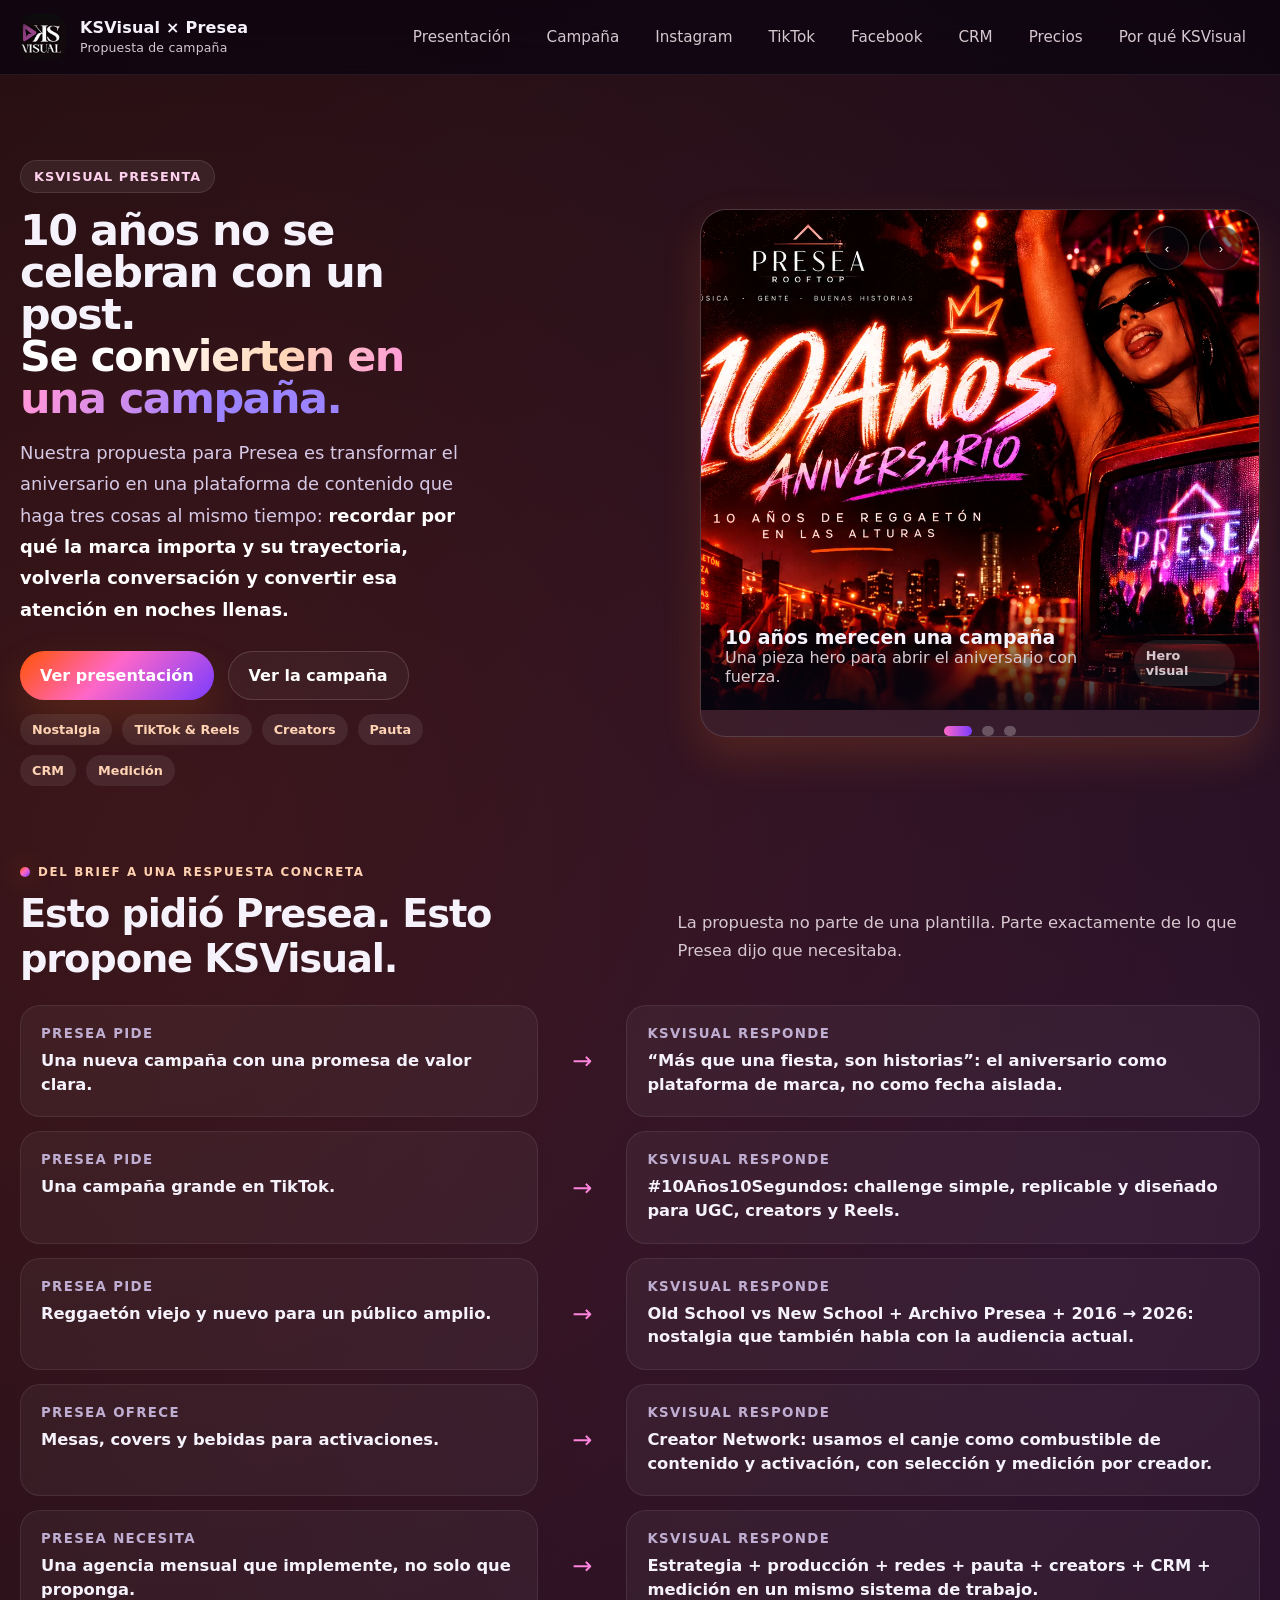
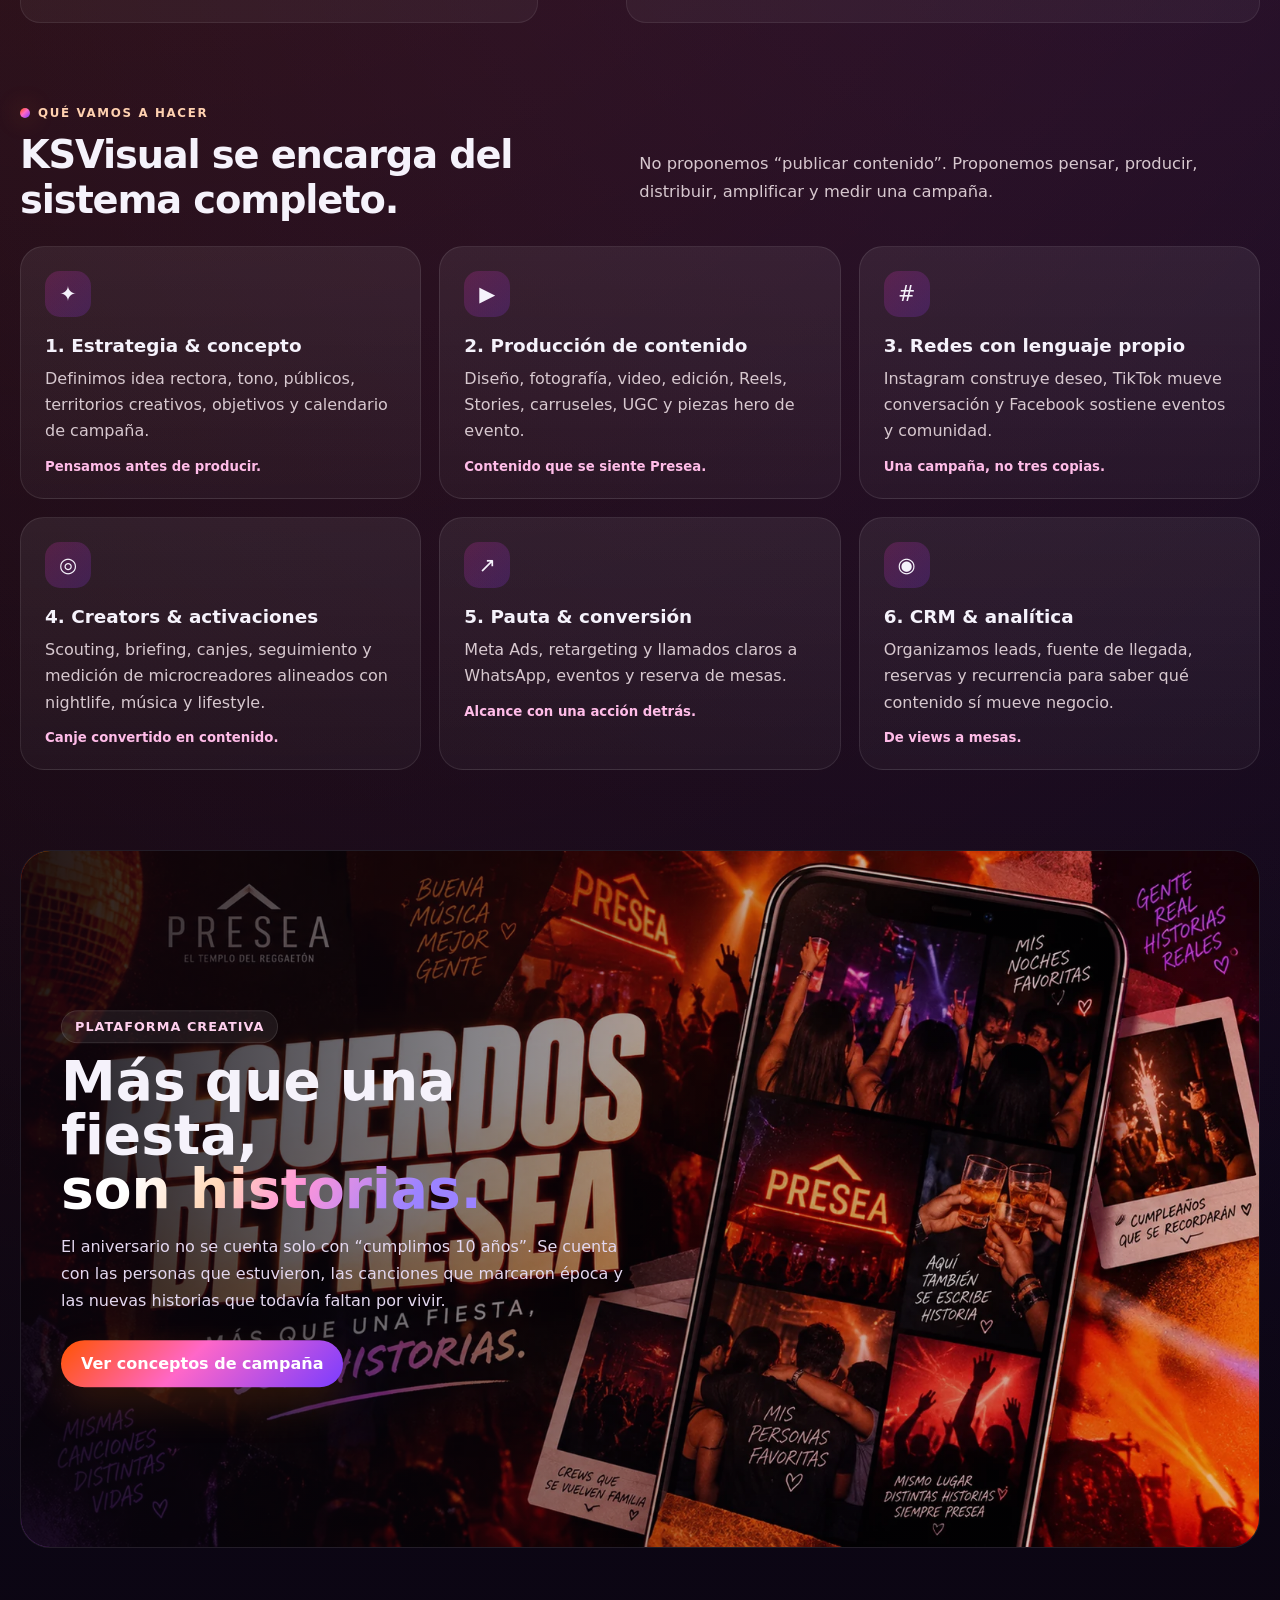
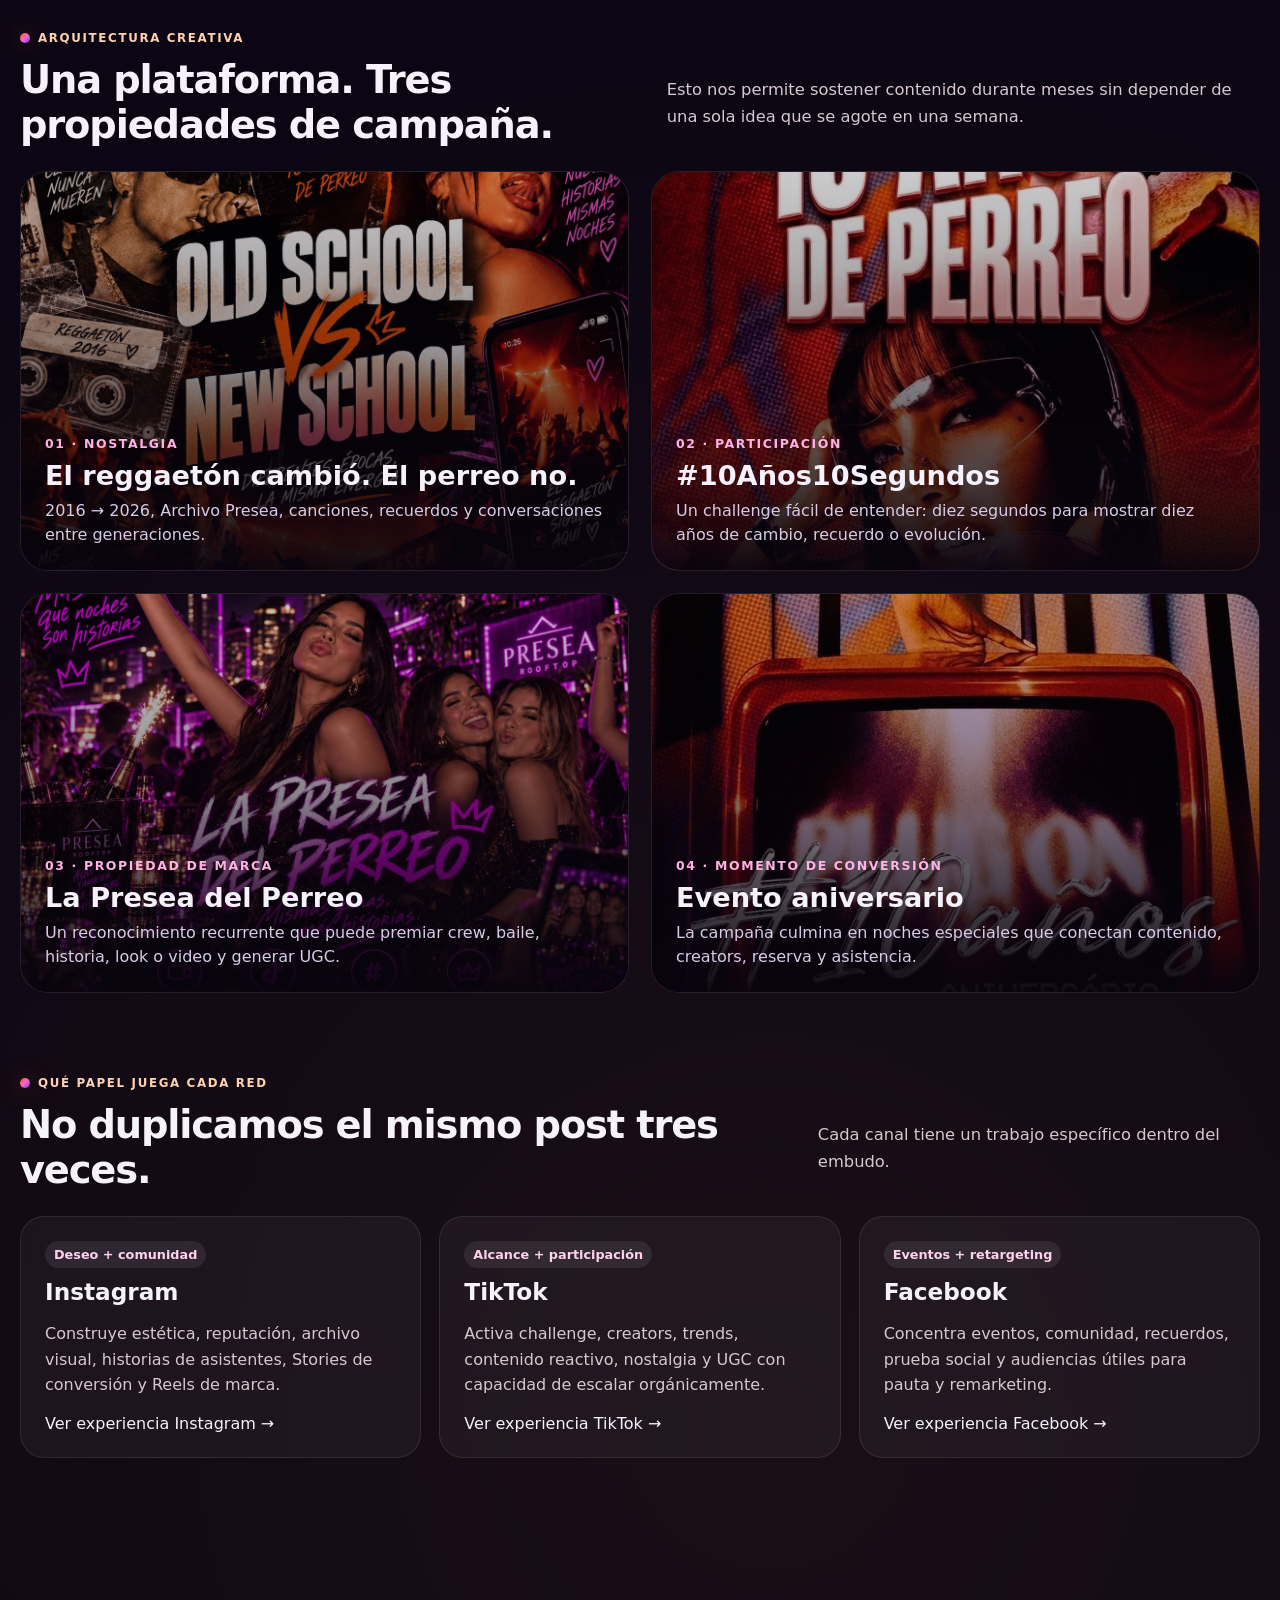
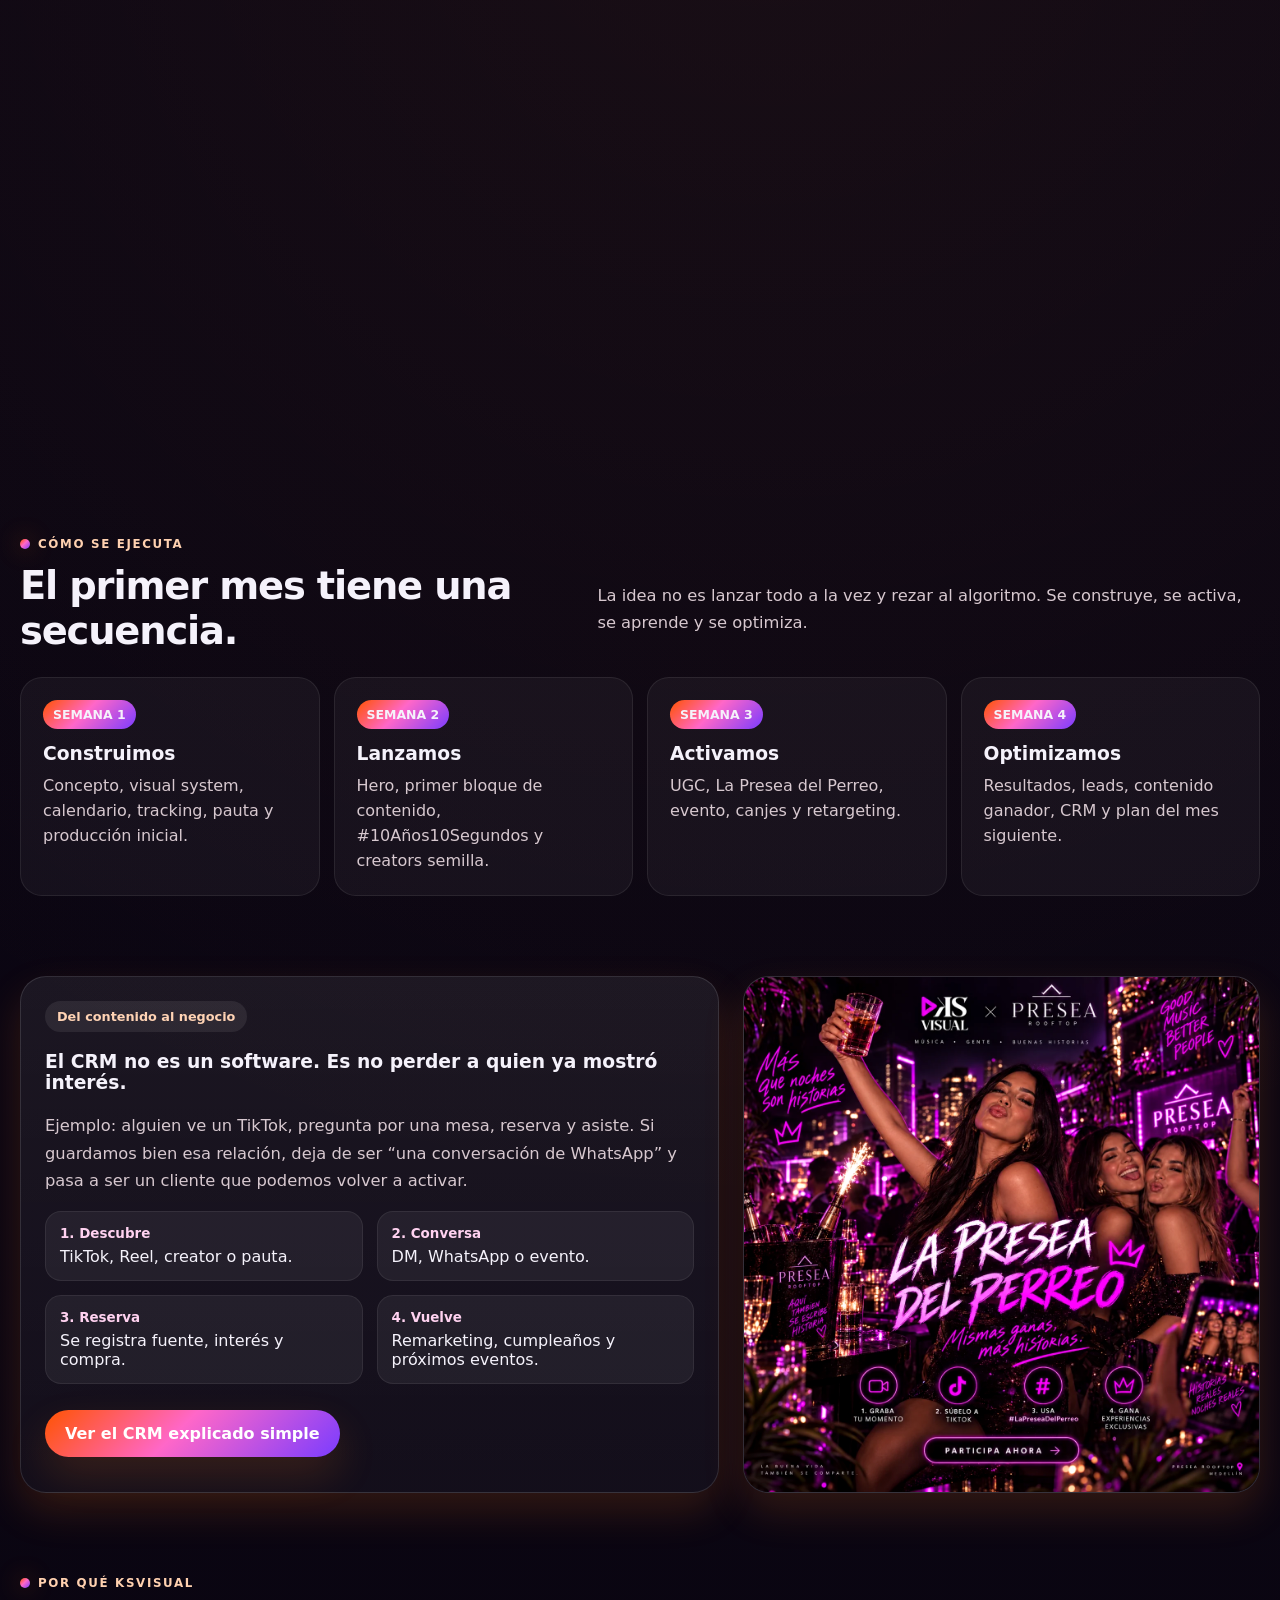
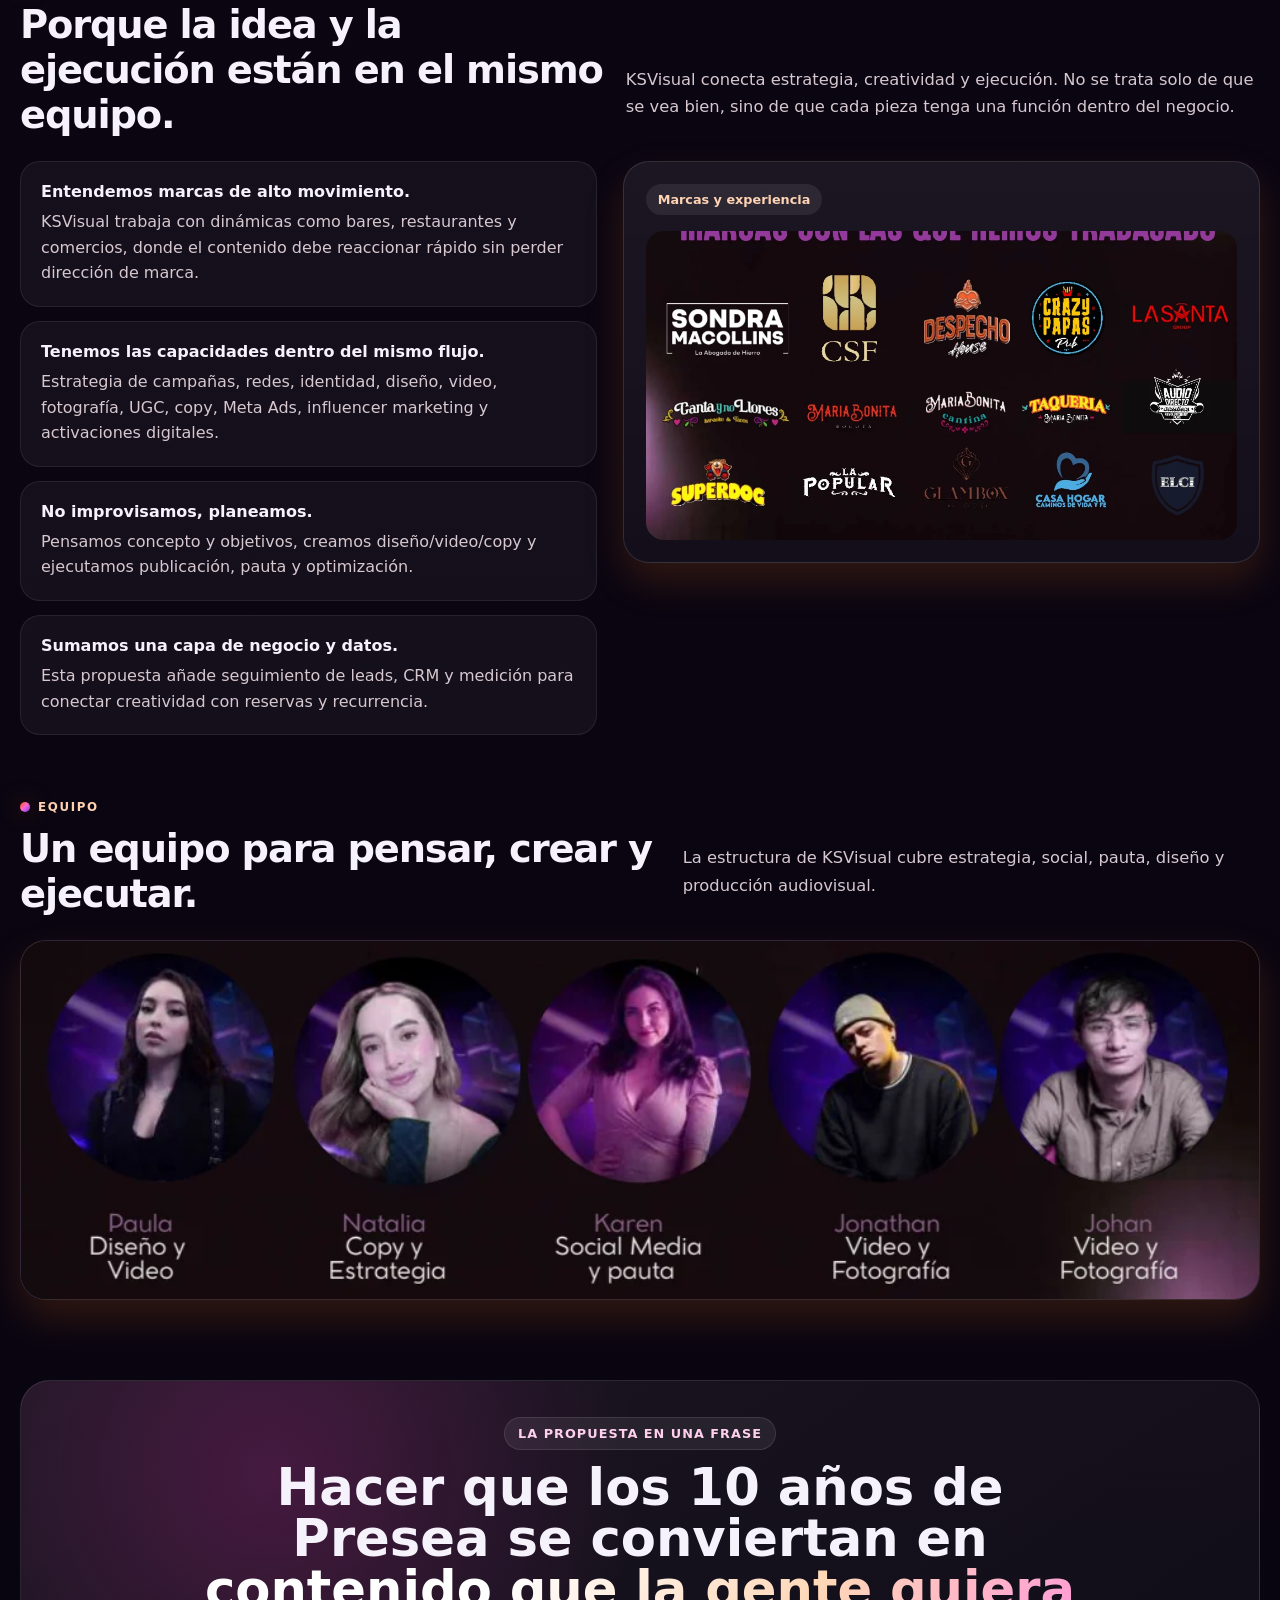
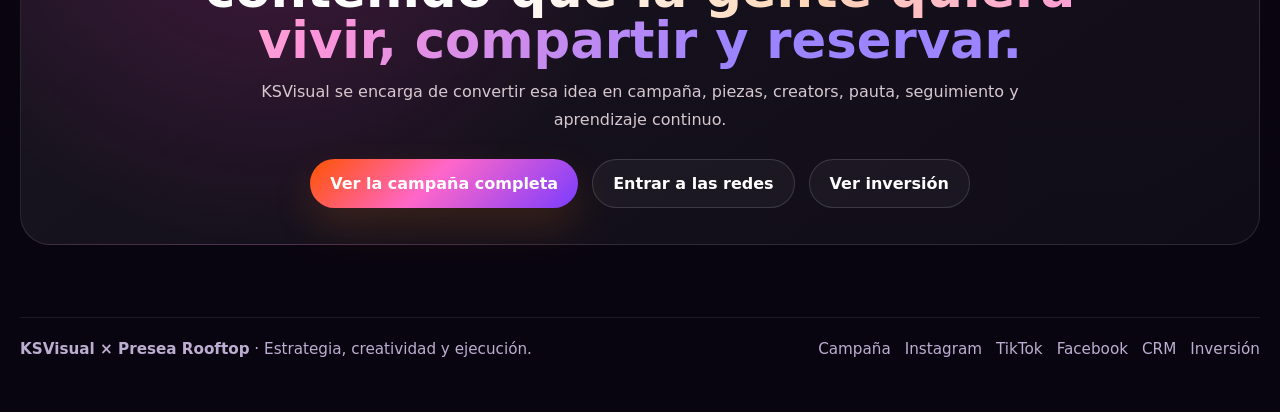
<file: index.html>
<!doctype html><html lang="es"><head><meta charset="utf-8"><meta name="viewport" content="width=device-width,initial-scale=1"><title>KSVisual × Presea | Propuesta de campaña</title><meta name="description" content="Propuesta estratégica, creativa y digital de KSVisual para Presea Rooftop"><link rel="icon" href="assets/img/ks-logo.png"><link rel="stylesheet" href="assets/css/styles.css"></head><body><nav class="nav"><div class="wrap nav-inner"><a class="brand" href="index.html"><img src="assets/img/ks-logo.png" alt="KSVisual"><span>KSVisual × Presea<small>Propuesta de campaña</small></span></a><button class="menu-btn">☰</button><div class="nav-links"><a href="index.html#propuesta">Presentación</a><a href="campana.html">Campaña</a><a href="instagram.html">Instagram</a><a href="tiktok.html">TikTok</a><a href="facebook.html">Facebook</a><a href="crm.html">CRM</a><a href="inversion.html">Precios</a><a href="index.html#ksvisual">Por qué KSVisual</a></div></div></nav>
<main>
  <section class="pitch-hero">
    <div class="wrap pitch-hero-grid">
      <div class="reveal">
        <span class="pitch-label">KSVisual presenta</span>
        <h1>10 años no se celebran con un post.<br><span class="gradient-text">Se convierten en una campaña.</span></h1>
        <p class="lead">Nuestra propuesta para Presea es transformar el aniversario en una plataforma de contenido que haga tres cosas al mismo tiempo: <strong>recordar por qué la marca importa y su trayectoria, volverla conversación y convertir esa atención en noches llenas.</strong></p>
        <div class="actions"><a class="btn purple" href="#propuesta">Ver presentación</a><a class="btn" href="campana.html">Ver la campaña</a></div>
        <div class="badge-row"><span class="chip">Nostalgia</span><span class="chip">TikTok & Reels</span><span class="chip">Creators</span><span class="chip">Pauta</span><span class="chip">CRM</span><span class="chip">Medición</span></div>
      </div>
      <div class="hero-carousel panel reveal" data-carousel>
        <div class="carousel-nav"><button class="carousel-btn" data-prev>‹</button><button class="carousel-btn" data-next>›</button></div>
        <div class="carousel-track">
          <div class="carousel-slide"><img src="assets/img/social/home-hero-aniversario.webp" alt="10 años de reggaetón en las alturas"><div class="carousel-overlay"><div><strong>10 años merecen una campaña</strong><span>Una pieza hero para abrir el aniversario con fuerza.</span></div><span class="chip">Hero visual</span></div></div>
          <div class="carousel-slide"><img src="assets/img/social/tiktok-hero-crafted.webp" alt="TikTok"><div class="carousel-overlay"><div><strong>TikTok mueve la conversación</strong><span>Challenge, nostalgia y creator content para amplificar alcance.</span></div><span class="chip">TikTok</span></div></div>
          <div class="carousel-slide"><img src="assets/img/social/campana-negocio-banner.webp" alt="Evento aniversario"><div class="carousel-overlay"><div><strong>De campaña a asistencia</strong><span>Contenido que empuja evento, reserva y retorno.</span></div><span class="chip">Conversión</span></div></div>
        </div>
        <div class="carousel-dots"><button class="active"></button><button></button><button></button></div>
      </div>
    </div>
  </section>

  <section class="section" id="propuesta">
    <div class="wrap reveal">
      <div class="section-head"><div><span class="kicker">Del brief a una respuesta concreta</span><h2>Esto pidió Presea. Esto propone KSVisual.</h2></div><p class="muted">La propuesta no parte de una plantilla. Parte exactamente de lo que Presea dijo que necesitaba.</p></div>
      <div class="brief-response">
        <div class="brief-row"><div class="brief-side"><small>Presea pide</small><strong>Una nueva campaña con una promesa de valor clara.</strong></div><div class="brief-arrow">→</div><div class="brief-side"><small>KSVisual responde</small><strong>“Más que una fiesta, son historias”: el aniversario como plataforma de marca, no como fecha aislada.</strong></div></div>
        <div class="brief-row"><div class="brief-side"><small>Presea pide</small><strong>Una campaña grande en TikTok.</strong></div><div class="brief-arrow">→</div><div class="brief-side"><small>KSVisual responde</small><strong>#10Años10Segundos: challenge simple, replicable y diseñado para UGC, creators y Reels.</strong></div></div>
        <div class="brief-row"><div class="brief-side"><small>Presea pide</small><strong>Reggaetón viejo y nuevo para un público amplio.</strong></div><div class="brief-arrow">→</div><div class="brief-side"><small>KSVisual responde</small><strong>Old School vs New School + Archivo Presea + 2016 → 2026: nostalgia que también habla con la audiencia actual.</strong></div></div>
        <div class="brief-row"><div class="brief-side"><small>Presea ofrece</small><strong>Mesas, covers y bebidas para activaciones.</strong></div><div class="brief-arrow">→</div><div class="brief-side"><small>KSVisual responde</small><strong>Creator Network: usamos el canje como combustible de contenido y activación, con selección y medición por creador.</strong></div></div>
        <div class="brief-row"><div class="brief-side"><small>Presea necesita</small><strong>Una agencia mensual que implemente, no solo que proponga.</strong></div><div class="brief-arrow">→</div><div class="brief-side"><small>KSVisual responde</small><strong>Estrategia + producción + redes + pauta + creators + CRM + medición en un mismo sistema de trabajo.</strong></div></div>
      </div>
    </div>
  </section>

  <section class="section">
    <div class="wrap reveal">
      <div class="section-head"><div><span class="kicker">Qué vamos a hacer</span><h2>KSVisual se encarga del sistema completo.</h2></div><p class="muted">No proponemos “publicar contenido”. Proponemos pensar, producir, distribuir, amplificar y medir una campaña.</p></div>
      <div class="promise-grid">
        <div class="promise-card"><div class="promise-icon">✦</div><h3>1. Estrategia & concepto</h3><p>Definimos idea rectora, tono, públicos, territorios creativos, objetivos y calendario de campaña.</p><span class="tiny">Pensamos antes de producir.</span></div>
        <div class="promise-card"><div class="promise-icon">▶</div><h3>2. Producción de contenido</h3><p>Diseño, fotografía, video, edición, Reels, Stories, carruseles, UGC y piezas hero de evento.</p><span class="tiny">Contenido que se siente Presea.</span></div>
        <div class="promise-card"><div class="promise-icon">#</div><h3>3. Redes con lenguaje propio</h3><p>Instagram construye deseo, TikTok mueve conversación y Facebook sostiene eventos y comunidad.</p><span class="tiny">Una campaña, no tres copias.</span></div>
        <div class="promise-card"><div class="promise-icon">◎</div><h3>4. Creators & activaciones</h3><p>Scouting, briefing, canjes, seguimiento y medición de microcreadores alineados con nightlife, música y lifestyle.</p><span class="tiny">Canje convertido en contenido.</span></div>
        <div class="promise-card"><div class="promise-icon">↗</div><h3>5. Pauta & conversión</h3><p>Meta Ads, retargeting y llamados claros a WhatsApp, eventos y reserva de mesas.</p><span class="tiny">Alcance con una acción detrás.</span></div>
        <div class="promise-card"><div class="promise-icon">◉</div><h3>6. CRM & analítica</h3><p>Organizamos leads, fuente de llegada, reservas y recurrencia para saber qué contenido sí mueve negocio.</p><span class="tiny">De views a mesas.</span></div>
      </div>
    </div>
  </section>

  <section class="section">
    <div class="wrap full-banner reveal">
      <img src="assets/img/social/campana-recuerdos-banner.webp" alt="Recuerdos de Presea">
      <div class="full-banner-shade"></div>
      <div class="full-banner-copy"><span class="pitch-label">Plataforma creativa</span><h2>Más que una fiesta,<br><span class="gradient-text">son historias.</span></h2><p>El aniversario no se cuenta solo con “cumplimos 10 años”. Se cuenta con las personas que estuvieron, las canciones que marcaron época y las nuevas historias que todavía faltan por vivir.</p><div class="actions"><a class="btn purple" href="campana.html">Ver conceptos de campaña</a></div></div>
    </div>
  </section>

  <section class="section">
    <div class="wrap reveal">
      <div class="section-head"><div><span class="kicker">Arquitectura creativa</span><h2>Una plataforma. Tres propiedades de campaña.</h2></div><p class="muted">Esto nos permite sostener contenido durante meses sin depender de una sola idea que se agote en una semana.</p></div>
      <div class="campaign-stack">
        <div class="campaign-card"><img src="assets/img/social/campana-old-vs-new.webp" alt="Old School vs New School"><div class="campaign-copy"><span class="num">01 · Nostalgia</span><h3>El reggaetón cambió. El perreo no.</h3><p>2016 → 2026, Archivo Presea, canciones, recuerdos y conversaciones entre generaciones.</p></div></div>
        <div class="campaign-card"><img src="assets/img/social/client-10-anos-perreo.webp" alt="10 Años 10 Segundos"><div class="campaign-copy"><span class="num">02 · Participación</span><h3>#10Años10Segundos</h3><p>Un challenge fácil de entender: diez segundos para mostrar diez años de cambio, recuerdo o evolución.</p></div></div>
        <div class="campaign-card"><img src="assets/img/social/ig-presea-del-perreo.webp" alt="La Presea del Perreo"><div class="campaign-copy"><span class="num">03 · Propiedad de marca</span><h3>La Presea del Perreo</h3><p>Un reconocimiento recurrente que puede premiar crew, baile, historia, look o video y generar UGC.</p></div></div>
        <div class="campaign-card"><img src="assets/img/social/client-10-anos-aniversario.webp" alt="Evento aniversario"><div class="campaign-copy"><span class="num">04 · Momento de conversión</span><h3>Evento aniversario</h3><p>La campaña culmina en noches especiales que conectan contenido, creators, reserva y asistencia.</p></div></div>
      </div>
    </div>
  </section>

  <section class="section">
    <div class="wrap reveal">
      <div class="section-head"><div><span class="kicker">Qué papel juega cada red</span><h2>No duplicamos el mismo post tres veces.</h2></div><p class="muted">Cada canal tiene un trabajo específico dentro del embudo.</p></div>
      <div class="channel-role">
        <a class="channel-card" href="instagram.html"><span class="role">Deseo + comunidad</span><h3>Instagram</h3><p>Construye estética, reputación, archivo visual, historias de asistentes, Stories de conversión y Reels de marca.</p><span class="tiny">Ver experiencia Instagram →</span></a>
        <a class="channel-card" href="tiktok.html"><span class="role">Alcance + participación</span><h3>TikTok</h3><p>Activa challenge, creators, trends, contenido reactivo, nostalgia y UGC con capacidad de escalar orgánicamente.</p><span class="tiny">Ver experiencia TikTok →</span></a>
        <a class="channel-card" href="facebook.html"><span class="role">Eventos + retargeting</span><h3>Facebook</h3><p>Concentra eventos, comunidad, recuerdos, prueba social y audiencias útiles para pauta y remarketing.</p><span class="tiny">Ver experiencia Facebook →</span></a>
      </div>
    </div>
  </section>

  <section class="section">
    <div class="wrap reveal">
      <div class="section-head"><div><span class="kicker">Mes 1</span><h2>Qué recibe Presea desde el arranque.</h2></div><p class="muted">Base sugerida de lanzamiento. El volumen final puede ajustarse al fee acordado, pero la lógica de trabajo sería esta.</p></div>
      <div class="scope-grid">
        <div class="scope-card"><span>Concepto</span><strong>1 campaña rectora</strong><p>Big idea, tono, lineamientos visuales y calendario.</p></div>
        <div class="scope-card"><span>Hero</span><strong>1 pieza principal</strong><p>Video o pieza audiovisual central del aniversario.</p></div>
        <div class="scope-card"><span>Video corto</span><strong>8–10 piezas</strong><p>TikTok/Reels: challenge, nostalgia, creators y momentos de noche.</p></div>
        <div class="scope-card"><span>Feed</span><strong>6–8 piezas</strong><p>Posts, carruseles, eventos y contenido de comunidad.</p></div>
        <div class="scope-card"><span>Stories</span><strong>20+ frames</strong><p>Encuestas, cuenta regresiva, backstage, reserva y coberturas.</p></div>
        <div class="scope-card"><span>Creators</span><strong>1 activación</strong><p>Selección de perfiles, brief, canje, contenido y tracking.</p></div>
        <div class="scope-card"><span>Performance</span><strong>1 estructura de pauta</strong><p>Audiencias, retargeting y campañas orientadas a acción.</p></div>
        <div class="scope-card"><span>Datos</span><strong>1 sistema de seguimiento</strong><p>UTM/códigos, CRM inicial y reporte de resultados.</p></div>
      </div>
    </div>
  </section>

  <section class="section">
    <div class="wrap reveal">
      <div class="section-head"><div><span class="kicker">Cómo se ejecuta</span><h2>El primer mes tiene una secuencia.</h2></div><p class="muted">La idea no es lanzar todo a la vez y rezar al algoritmo. Se construye, se activa, se aprende y se optimiza.</p></div>
      <div class="month-plan">
        <div class="week"><span class="wk">SEMANA 1</span><h3>Construimos</h3><p>Concepto, visual system, calendario, tracking, pauta y producción inicial.</p></div>
        <div class="week"><span class="wk">SEMANA 2</span><h3>Lanzamos</h3><p>Hero, primer bloque de contenido, #10Años10Segundos y creators semilla.</p></div>
        <div class="week"><span class="wk">SEMANA 3</span><h3>Activamos</h3><p>UGC, La Presea del Perreo, evento, canjes y retargeting.</p></div>
        <div class="week"><span class="wk">SEMANA 4</span><h3>Optimizamos</h3><p>Resultados, leads, contenido ganador, CRM y plan del mes siguiente.</p></div>
      </div>
    </div>
  </section>

  <section class="section">
    <div class="wrap crm-grid reveal">
      <div class="panel persona-card">
        <span class="tag">Del contenido al negocio</span>
        <h3>El CRM no es un software. Es no perder a quien ya mostró interés.</h3>
        <p class="muted">Ejemplo: alguien ve un TikTok, pregunta por una mesa, reserva y asiste. Si guardamos bien esa relación, deja de ser “una conversación de WhatsApp” y pasa a ser un cliente que podemos volver a activar.</p>
        <div class="persona-grid"><div class="persona-chip"><strong>1. Descubre</strong>TikTok, Reel, creator o pauta.</div><div class="persona-chip"><strong>2. Conversa</strong>DM, WhatsApp o evento.</div><div class="persona-chip"><strong>3. Reserva</strong>Se registra fuente, interés y compra.</div><div class="persona-chip"><strong>4. Vuelve</strong>Remarketing, cumpleaños y próximos eventos.</div></div>
        <div class="actions"><a class="btn purple" href="crm.html">Ver el CRM explicado simple</a></div>
      </div>
      <div class="big-visual square panel"><img src="assets/img/social/ig-presea-del-perreo.webp" alt="La Presea del Perreo"></div>
    </div>
  </section>

  <section class="section" id="ksvisual">
    <div class="wrap reveal">
      <div class="section-head"><div><span class="kicker">Por qué KSVisual</span><h2>Porque la idea y la ejecución están en el mismo equipo.</h2></div><p class="muted">KSVisual conecta estrategia, creatividad y ejecución. No se trata solo de que se vea bien, sino de que cada pieza tenga una función dentro del negocio.</p></div>
      <div class="why-grid">
        <div class="why-points">
          <div class="why-point"><strong>Entendemos marcas de alto movimiento.</strong><p>KSVisual trabaja con dinámicas como bares, restaurantes y comercios, donde el contenido debe reaccionar rápido sin perder dirección de marca.</p></div>
          <div class="why-point"><strong>Tenemos las capacidades dentro del mismo flujo.</strong><p>Estrategia de campañas, redes, identidad, diseño, video, fotografía, UGC, copy, Meta Ads, influencer marketing y activaciones digitales.</p></div>
          <div class="why-point"><strong>No improvisamos, planeamos.</strong><p>Pensamos concepto y objetivos, creamos diseño/video/copy y ejecutamos publicación, pauta y optimización.</p></div>
          <div class="why-point"><strong>Sumamos una capa de negocio y datos.</strong><p>Esta propuesta añade seguimiento de leads, CRM y medición para conectar creatividad con reservas y recurrencia.</p></div>
        </div>
        <div class="panel brands-panel"><span class="tag">Marcas y experiencia</span><img src="assets/img/ks-brands-grid.webp" alt="Marcas con las que ha trabajado KSVisual" style="margin-top:16px"></div>
      </div>
    </div>
  </section>

  <section class="section-tight">
    <div class="wrap reveal">
      <div class="section-head"><div><span class="kicker">Equipo</span><h2>Un equipo para pensar, crear y ejecutar.</h2></div><p class="muted">La estructura de KSVisual cubre estrategia, social, pauta, diseño y producción audiovisual.</p></div>
      <div class="panel team-reference-card">
        <img src="assets/img/team-reference.webp" alt="Equipo KSVisual: Paula, Natalia, Karen, Jonathan y Johan">
      </div>
    </div>
  </section>

  <section class="section">
    <div class="wrap conclusion-card reveal"><span class="pitch-label">La propuesta en una frase</span><h2>Hacer que los 10 años de Presea se conviertan en <span class="gradient-text">contenido que la gente quiera vivir, compartir y reservar.</span></h2><p>KSVisual se encarga de convertir esa idea en campaña, piezas, creators, pauta, seguimiento y aprendizaje continuo.</p><div class="actions" style="justify-content:center"><a class="btn purple" href="campana.html">Ver la campaña completa</a><a class="btn" href="instagram.html">Entrar a las redes</a><a class="btn" href="inversion.html">Ver inversión</a></div></div>
  </section>
</main>
<footer class="footer"><div class="wrap footer-inner clean-footer"><span><strong>KSVisual × Presea Rooftop</strong> · Estrategia, creatividad y ejecución.</span><div style="display:flex;gap:14px;flex-wrap:wrap"><a href="campana.html">Campaña</a><a href="instagram.html">Instagram</a><a href="tiktok.html">TikTok</a><a href="facebook.html">Facebook</a><a href="crm.html">CRM</a><a href="inversion.html">Inversión</a></div></div></footer><script src="assets/js/app.js"></script></body></html>
</file>
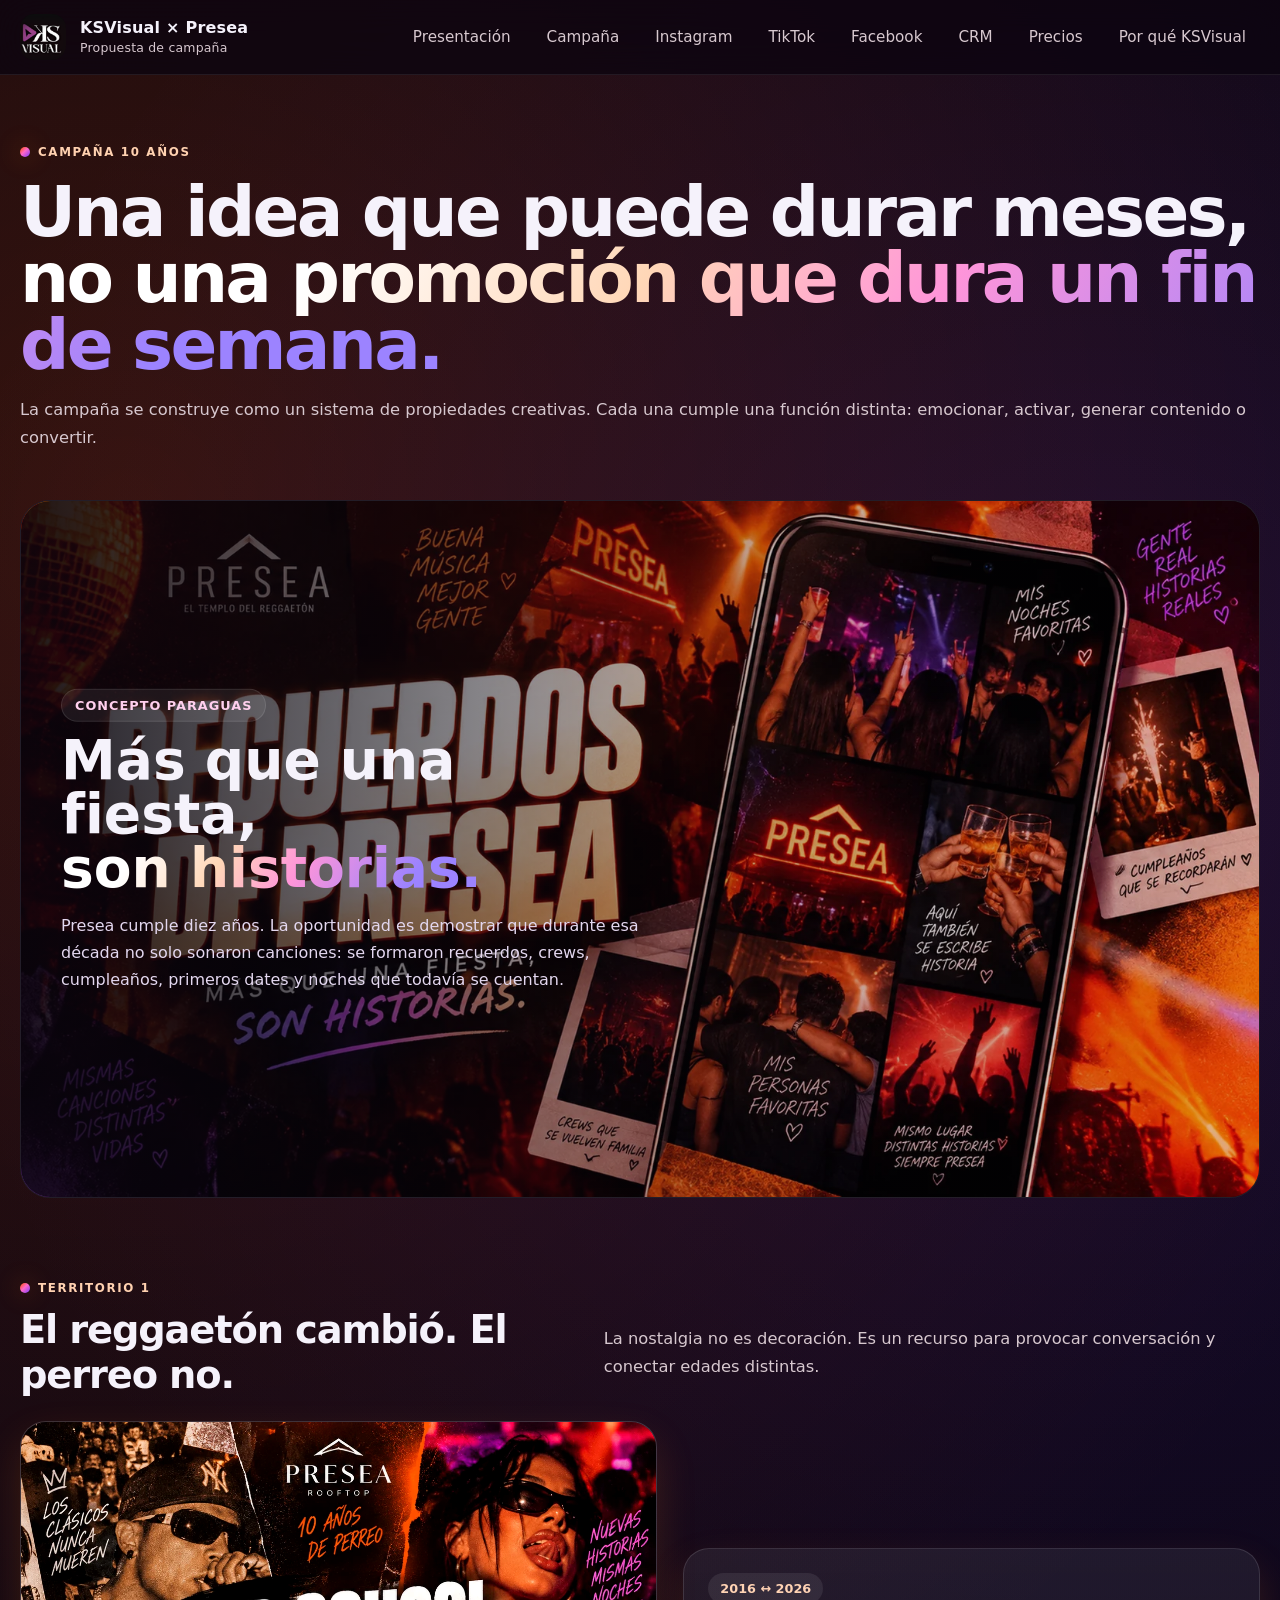
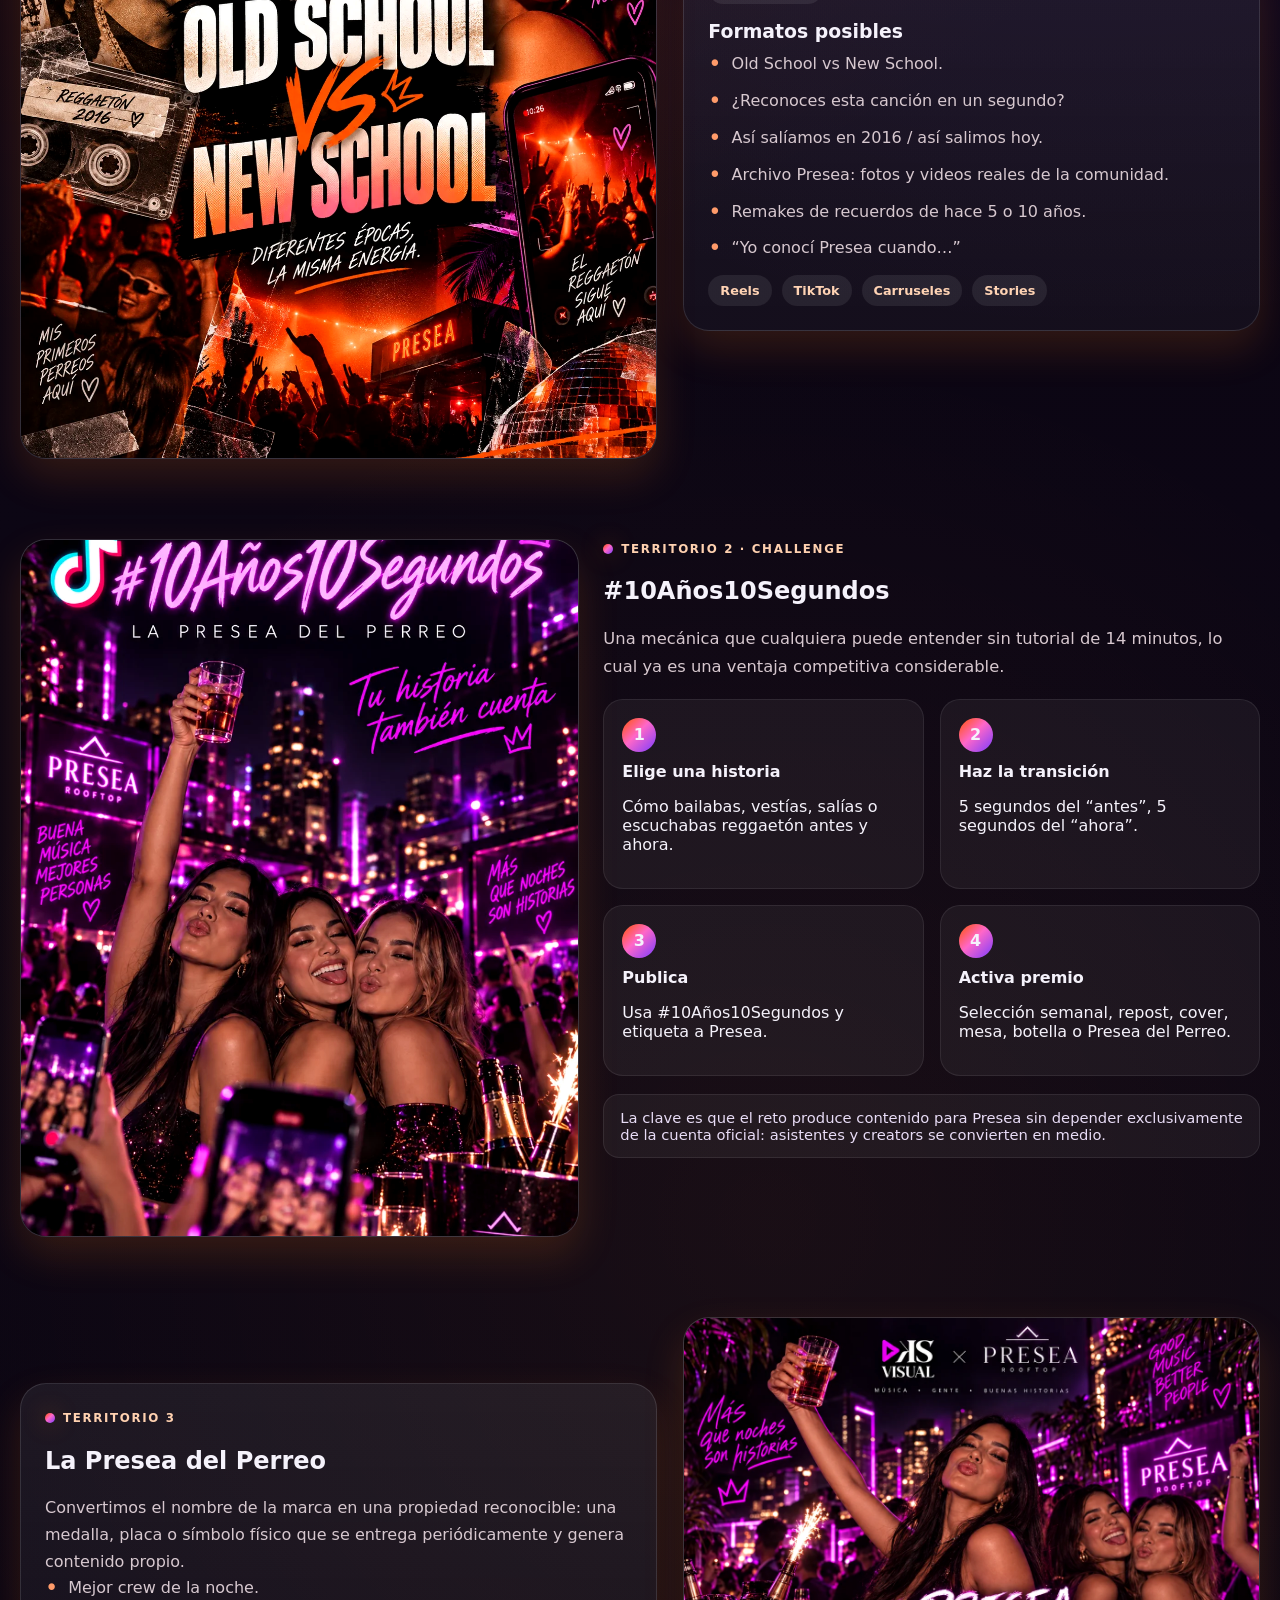
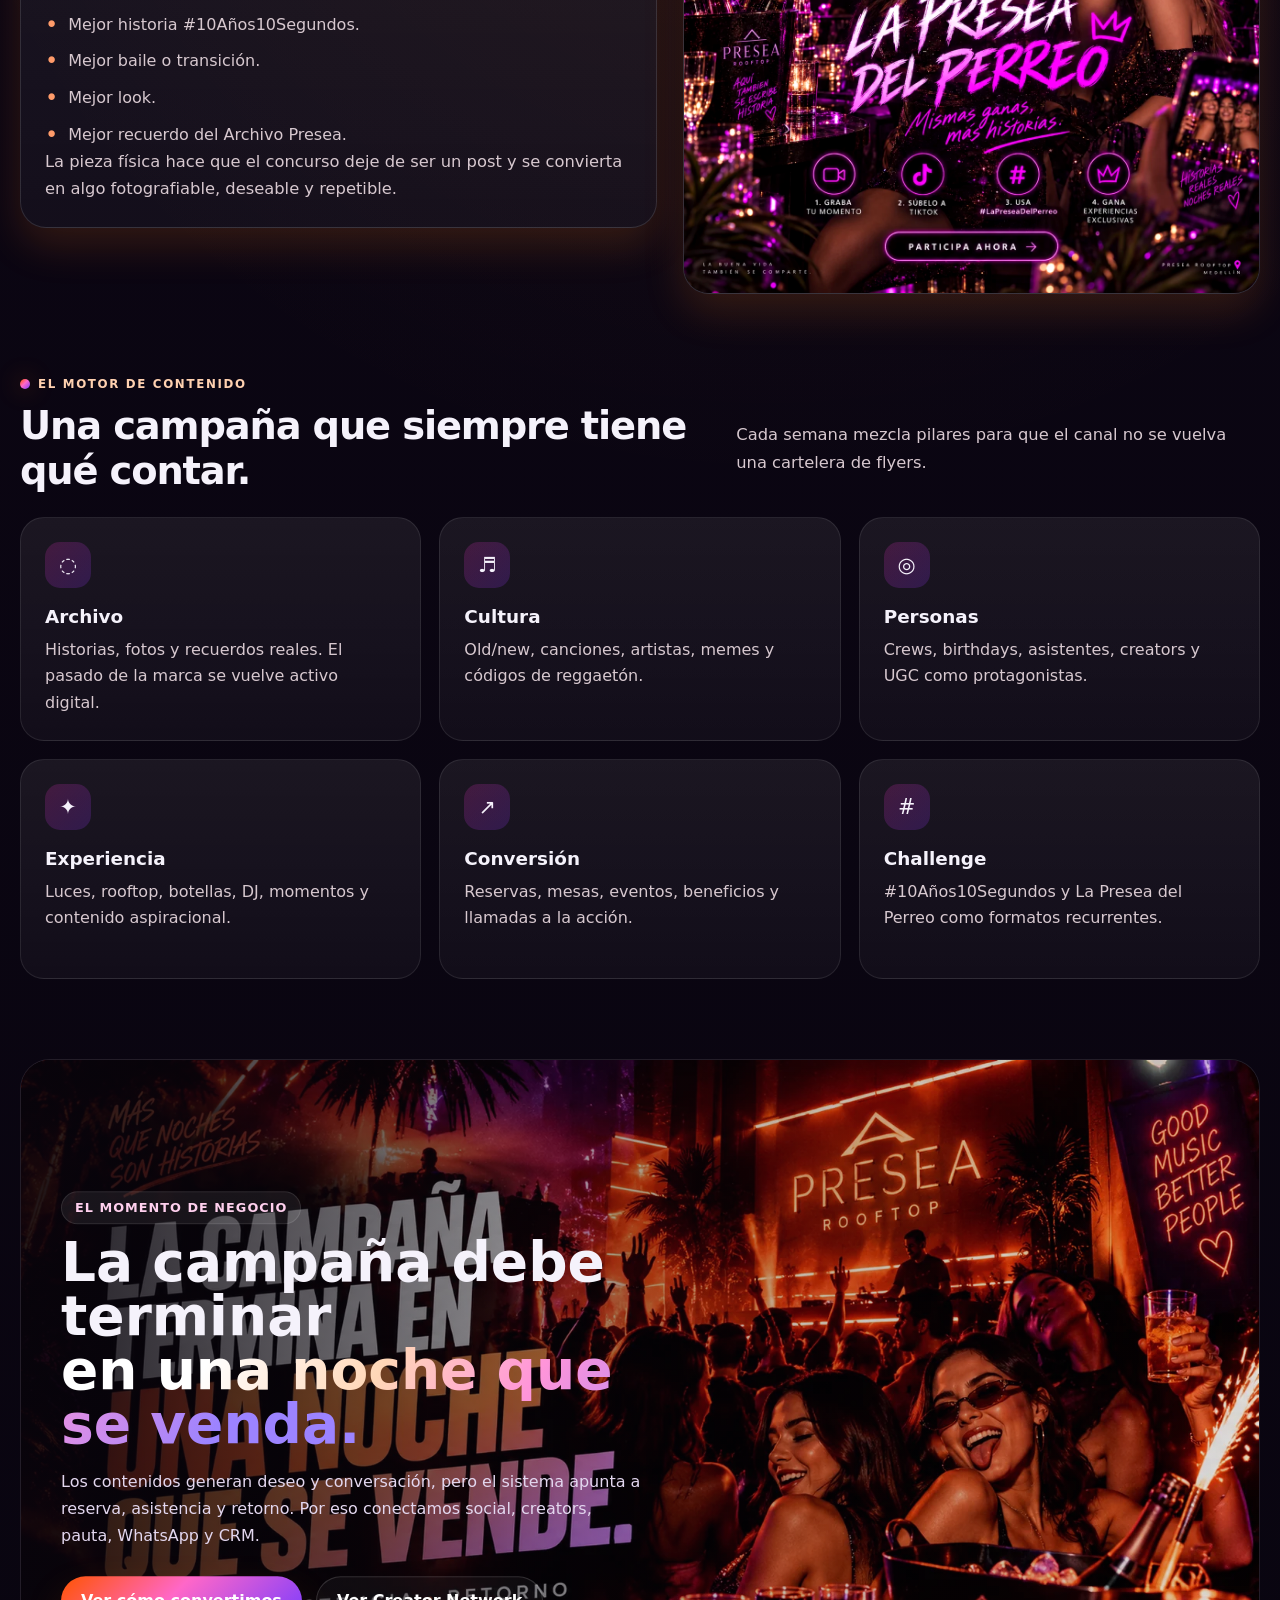
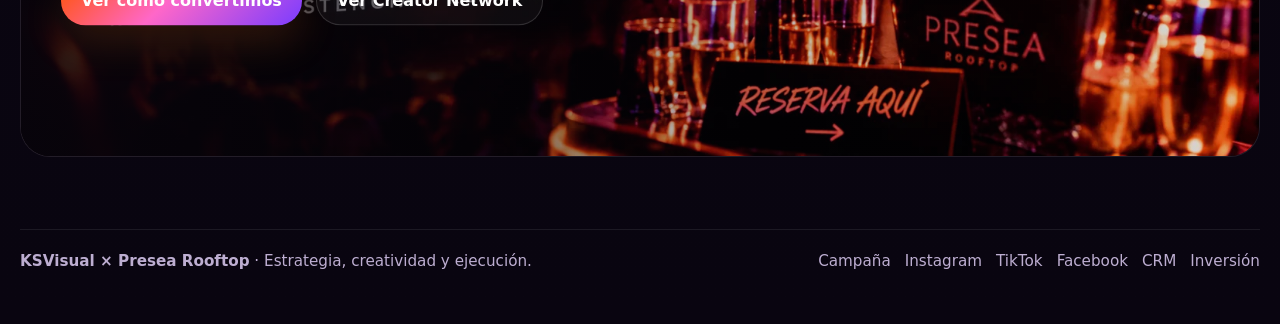
<file: campana.html>
<!doctype html><html lang="es"><head><meta charset="utf-8"><meta name="viewport" content="width=device-width,initial-scale=1"><title>Campaña | KSVisual × Presea</title><meta name="description" content="Propuesta KSVisual x Presea Rooftop"><link rel="icon" href="assets/img/ks-logo.png"><link rel="stylesheet" href="assets/css/styles.css"></head><body><nav class="nav"><div class="wrap nav-inner"><a class="brand" href="index.html"><img src="assets/img/ks-logo.png" alt="KSVisual"><span>KSVisual × Presea<small>Propuesta de campaña</small></span></a><button class="menu-btn">☰</button><div class="nav-links"><a href="index.html#propuesta">Presentación</a><a href="campana.html">Campaña</a><a href="instagram.html">Instagram</a><a href="tiktok.html">TikTok</a><a href="facebook.html">Facebook</a><a href="crm.html">CRM</a><a href="inversion.html">Precios</a><a href="index.html#ksvisual">Por qué KSVisual</a></div></div></nav>
<main>
<section class="page-hero"><div class="wrap reveal"><span class="eyebrow">Campaña 10 años</span><h1>Una idea que puede durar meses,<br><span class="gradient-text">no una promoción que dura un fin de semana.</span></h1><p>La campaña se construye como un sistema de propiedades creativas. Cada una cumple una función distinta: emocionar, activar, generar contenido o convertir.</p></div></section>
<section class="section-tight"><div class="wrap full-banner reveal"><img src="assets/img/social/campana-recuerdos-banner.webp" alt="Más que una fiesta son historias"><div class="full-banner-shade"></div><div class="full-banner-copy"><span class="pitch-label">Concepto paraguas</span><h2>Más que una fiesta,<br><span class="gradient-text">son historias.</span></h2><p>Presea cumple diez años. La oportunidad es demostrar que durante esa década no solo sonaron canciones: se formaron recuerdos, crews, cumpleaños, primeros dates y noches que todavía se cuentan.</p></div></div></section>
<section class="section"><div class="wrap reveal"><div class="section-head"><div><span class="kicker">Territorio 1</span><h2>El reggaetón cambió. El perreo no.</h2></div><p class="muted">La nostalgia no es decoración. Es un recurso para provocar conversación y conectar edades distintas.</p></div><div class="split"><div class="big-visual square panel"><img src="assets/img/social/campana-old-vs-new.webp" alt="Old School vs New School"></div><div class="card"><span class="tag">2016 ↔ 2026</span><h3>Formatos posibles</h3><ul class="bullet-list"><li>Old School vs New School.</li><li>¿Reconoces esta canción en un segundo?</li><li>Así salíamos en 2016 / así salimos hoy.</li><li>Archivo Presea: fotos y videos reales de la comunidad.</li><li>Remakes de recuerdos de hace 5 o 10 años.</li><li>“Yo conocí Presea cuando…”</li></ul><div class="badge-row"><span class="chip">Reels</span><span class="chip">TikTok</span><span class="chip">Carruseles</span><span class="chip">Stories</span></div></div></div></div></section>
<section class="section" id="challenge"><div class="wrap challenge-grid reveal"><div class="big-visual square panel"><img src="assets/img/social/tt-10segundos.webp" alt="10 años 10 segundos"></div><div><span class="kicker">Territorio 2 · Challenge</span><h2>#10Años10Segundos</h2><p class="muted">Una mecánica que cualquiera puede entender sin tutorial de 14 minutos, lo cual ya es una ventaja competitiva considerable.</p><div class="challenge-steps"><div class="challenge-step"><span>1</span><strong>Elige una historia</strong><p>Cómo bailabas, vestías, salías o escuchabas reggaetón antes y ahora.</p></div><div class="challenge-step"><span>2</span><strong>Haz la transición</strong><p>5 segundos del “antes”, 5 segundos del “ahora”.</p></div><div class="challenge-step"><span>3</span><strong>Publica</strong><p>Usa #10Años10Segundos y etiqueta a Presea.</p></div><div class="challenge-step"><span>4</span><strong>Activa premio</strong><p>Selección semanal, repost, cover, mesa, botella o Presea del Perreo.</p></div></div><p class="note" style="margin-top:18px">La clave es que el reto produce contenido para Presea sin depender exclusivamente de la cuenta oficial: asistentes y creators se convierten en medio.</p></div></div></section>
<section class="section"><div class="wrap split reveal"><div class="card"><span class="kicker">Territorio 3</span><h2>La Presea del Perreo</h2><p>Convertimos el nombre de la marca en una propiedad reconocible: una medalla, placa o símbolo físico que se entrega periódicamente y genera contenido propio.</p><ul class="bullet-list"><li>Mejor crew de la noche.</li><li>Mejor historia #10Años10Segundos.</li><li>Mejor baile o transición.</li><li>Mejor look.</li><li>Mejor recuerdo del Archivo Presea.</li></ul><p class="muted">La pieza física hace que el concurso deje de ser un post y se convierta en algo fotografiable, deseable y repetible.</p></div><div class="big-visual square panel"><img src="assets/img/social/ig-presea-del-perreo.webp" alt="La Presea del Perreo"></div></div></section>
<section class="section"><div class="wrap reveal"><div class="section-head"><div><span class="kicker">El motor de contenido</span><h2>Una campaña que siempre tiene qué contar.</h2></div><p class="muted">Cada semana mezcla pilares para que el canal no se vuelva una cartelera de flyers.</p></div><div class="promise-grid"><div class="promise-card"><div class="promise-icon">◌</div><h3>Archivo</h3><p>Historias, fotos y recuerdos reales. El pasado de la marca se vuelve activo digital.</p></div><div class="promise-card"><div class="promise-icon">♬</div><h3>Cultura</h3><p>Old/new, canciones, artistas, memes y códigos de reggaetón.</p></div><div class="promise-card"><div class="promise-icon">◎</div><h3>Personas</h3><p>Crews, birthdays, asistentes, creators y UGC como protagonistas.</p></div><div class="promise-card"><div class="promise-icon">✦</div><h3>Experiencia</h3><p>Luces, rooftop, botellas, DJ, momentos y contenido aspiracional.</p></div><div class="promise-card"><div class="promise-icon">↗</div><h3>Conversión</h3><p>Reservas, mesas, eventos, beneficios y llamadas a la acción.</p></div><div class="promise-card"><div class="promise-icon">#</div><h3>Challenge</h3><p>#10Años10Segundos y La Presea del Perreo como formatos recurrentes.</p></div></div></div></section>
<section class="section"><div class="wrap full-banner reveal"><img src="assets/img/social/campana-negocio-banner.webp" alt="Evento aniversario"><div class="full-banner-shade"></div><div class="full-banner-copy"><span class="pitch-label">El momento de negocio</span><h2>La campaña debe terminar<br><span class="gradient-text">en una noche que se venda.</span></h2><p>Los contenidos generan deseo y conversación, pero el sistema apunta a reserva, asistencia y retorno. Por eso conectamos social, creators, pauta, WhatsApp y CRM.</p><div class="actions"><a class="btn purple" href="crm.html">Ver cómo convertimos</a><a class="btn" href="creadores.html">Ver Creator Network</a></div></div></div></section>
</main><footer class="footer"><div class="wrap footer-inner clean-footer"><span><strong>KSVisual × Presea Rooftop</strong> · Estrategia, creatividad y ejecución.</span><div style="display:flex;gap:14px;flex-wrap:wrap"><a href="campana.html">Campaña</a><a href="instagram.html">Instagram</a><a href="tiktok.html">TikTok</a><a href="facebook.html">Facebook</a><a href="crm.html">CRM</a><a href="inversion.html">Inversión</a></div></div></footer><script src="assets/js/app.js"></script></body></html>
</file>
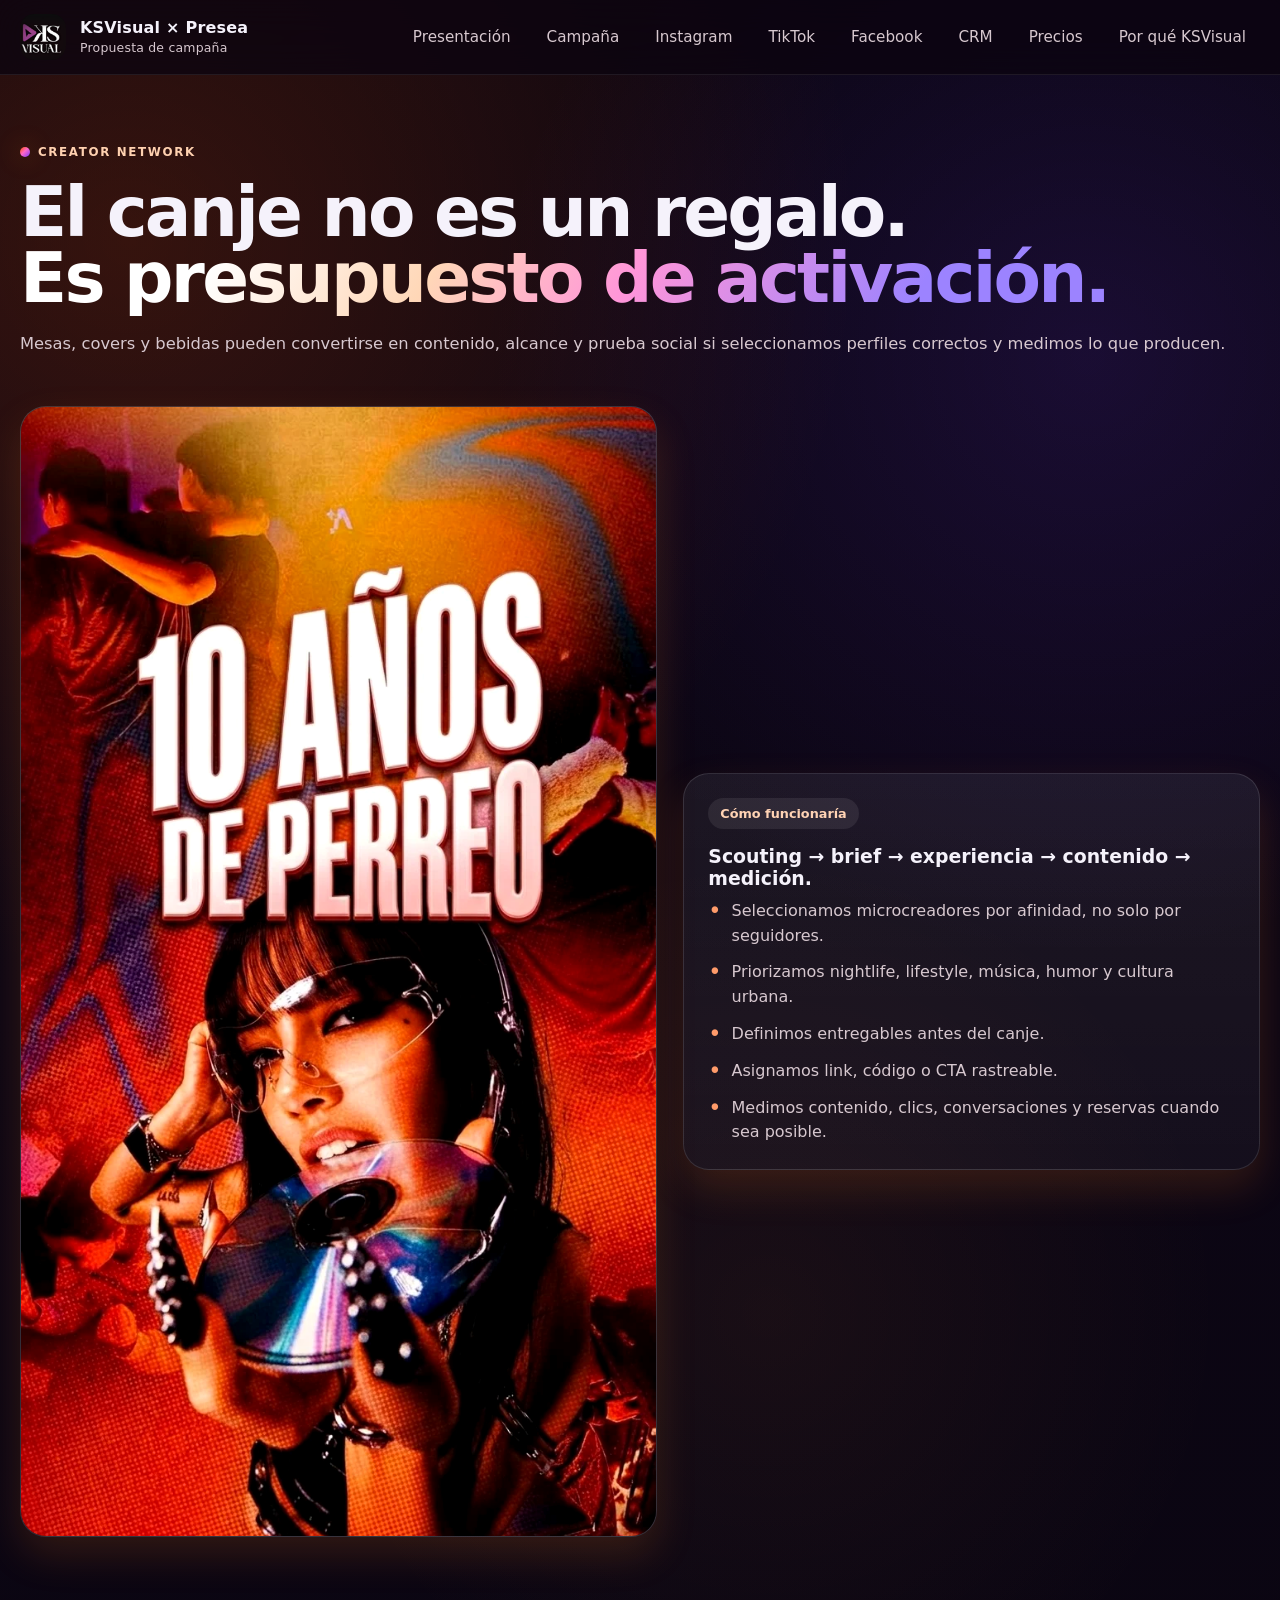
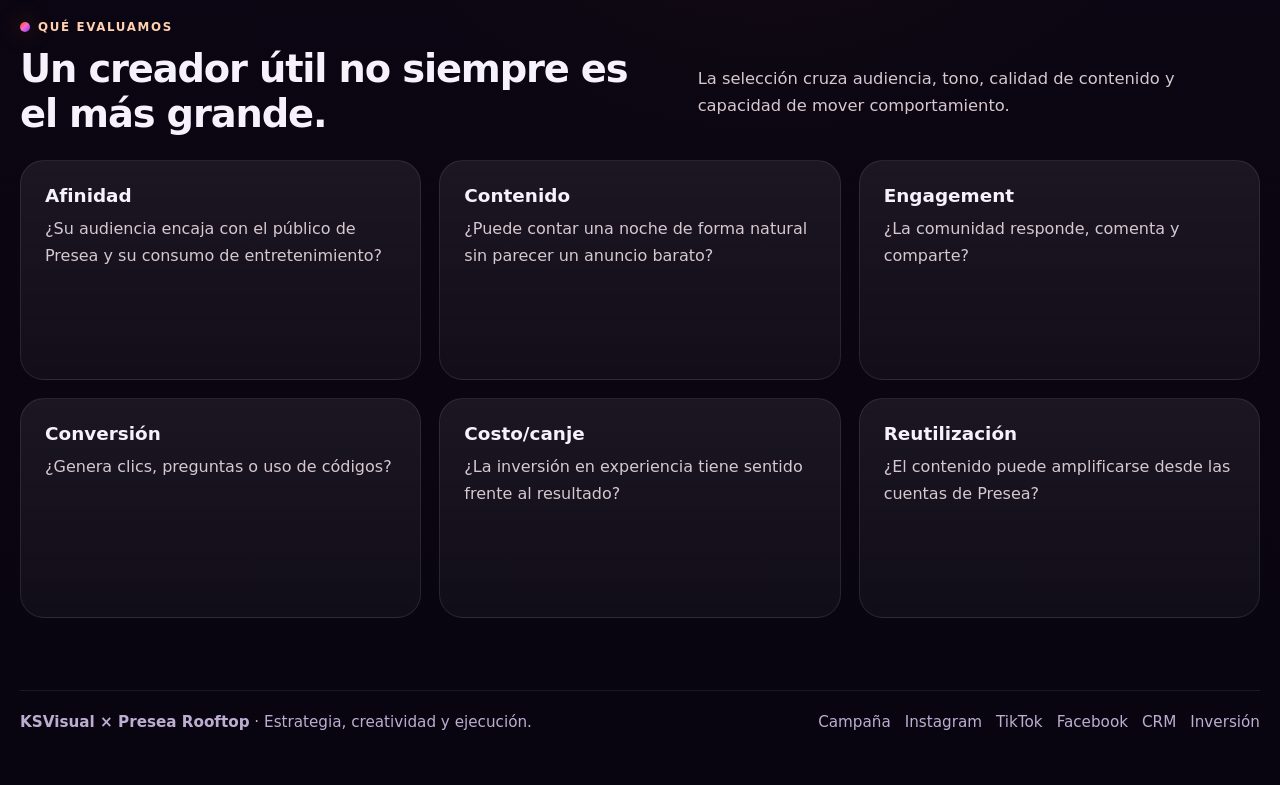
<file: creadores.html>
<!doctype html><html lang="es"><head><meta charset="utf-8"><meta name="viewport" content="width=device-width,initial-scale=1"><title>Creator Network | KSVisual × Presea</title><meta name="description" content="Propuesta KSVisual x Presea Rooftop"><link rel="icon" href="assets/img/ks-logo.png"><link rel="stylesheet" href="assets/css/styles.css"></head><body><nav class="nav"><div class="wrap nav-inner"><a class="brand" href="index.html"><img src="assets/img/ks-logo.png" alt="KSVisual"><span>KSVisual × Presea<small>Propuesta de campaña</small></span></a><button class="menu-btn">☰</button><div class="nav-links"><a href="index.html#propuesta">Presentación</a><a href="campana.html">Campaña</a><a href="instagram.html">Instagram</a><a href="tiktok.html">TikTok</a><a href="facebook.html">Facebook</a><a href="crm.html">CRM</a><a href="inversion.html">Precios</a><a href="index.html#ksvisual">Por qué KSVisual</a></div></div></nav>
<main><section class="page-hero"><div class="wrap reveal"><span class="eyebrow">Creator Network</span><h1>El canje no es un regalo.<br><span class="gradient-text">Es presupuesto de activación.</span></h1><p>Mesas, covers y bebidas pueden convertirse en contenido, alcance y prueba social si seleccionamos perfiles correctos y medimos lo que producen.</p></div></section>
<section class="section-tight"><div class="wrap split reveal"><div class="big-visual tall panel"><img src="assets/img/social/client-10-anos-perreo.webp" alt="Creators Presea"></div><div class="card"><span class="tag">Cómo funcionaría</span><h3>Scouting → brief → experiencia → contenido → medición.</h3><ul class="bullet-list"><li>Seleccionamos microcreadores por afinidad, no solo por seguidores.</li><li>Priorizamos nightlife, lifestyle, música, humor y cultura urbana.</li><li>Definimos entregables antes del canje.</li><li>Asignamos link, código o CTA rastreable.</li><li>Medimos contenido, clics, conversaciones y reservas cuando sea posible.</li></ul></div></div></section>
<section class="section"><div class="wrap reveal"><div class="section-head"><div><span class="kicker">Qué evaluamos</span><h2>Un creador útil no siempre es el más grande.</h2></div><p class="muted">La selección cruza audiencia, tono, calidad de contenido y capacidad de mover comportamiento.</p></div><div class="promise-grid"><div class="promise-card"><h3>Afinidad</h3><p>¿Su audiencia encaja con el público de Presea y su consumo de entretenimiento?</p></div><div class="promise-card"><h3>Contenido</h3><p>¿Puede contar una noche de forma natural sin parecer un anuncio barato?</p></div><div class="promise-card"><h3>Engagement</h3><p>¿La comunidad responde, comenta y comparte?</p></div><div class="promise-card"><h3>Conversión</h3><p>¿Genera clics, preguntas o uso de códigos?</p></div><div class="promise-card"><h3>Costo/canje</h3><p>¿La inversión en experiencia tiene sentido frente al resultado?</p></div><div class="promise-card"><h3>Reutilización</h3><p>¿El contenido puede amplificarse desde las cuentas de Presea?</p></div></div></div></section></main><footer class="footer"><div class="wrap footer-inner clean-footer"><span><strong>KSVisual × Presea Rooftop</strong> · Estrategia, creatividad y ejecución.</span><div style="display:flex;gap:14px;flex-wrap:wrap"><a href="campana.html">Campaña</a><a href="instagram.html">Instagram</a><a href="tiktok.html">TikTok</a><a href="facebook.html">Facebook</a><a href="crm.html">CRM</a><a href="inversion.html">Inversión</a></div></div></footer><script src="assets/js/app.js"></script></body></html>
</file>
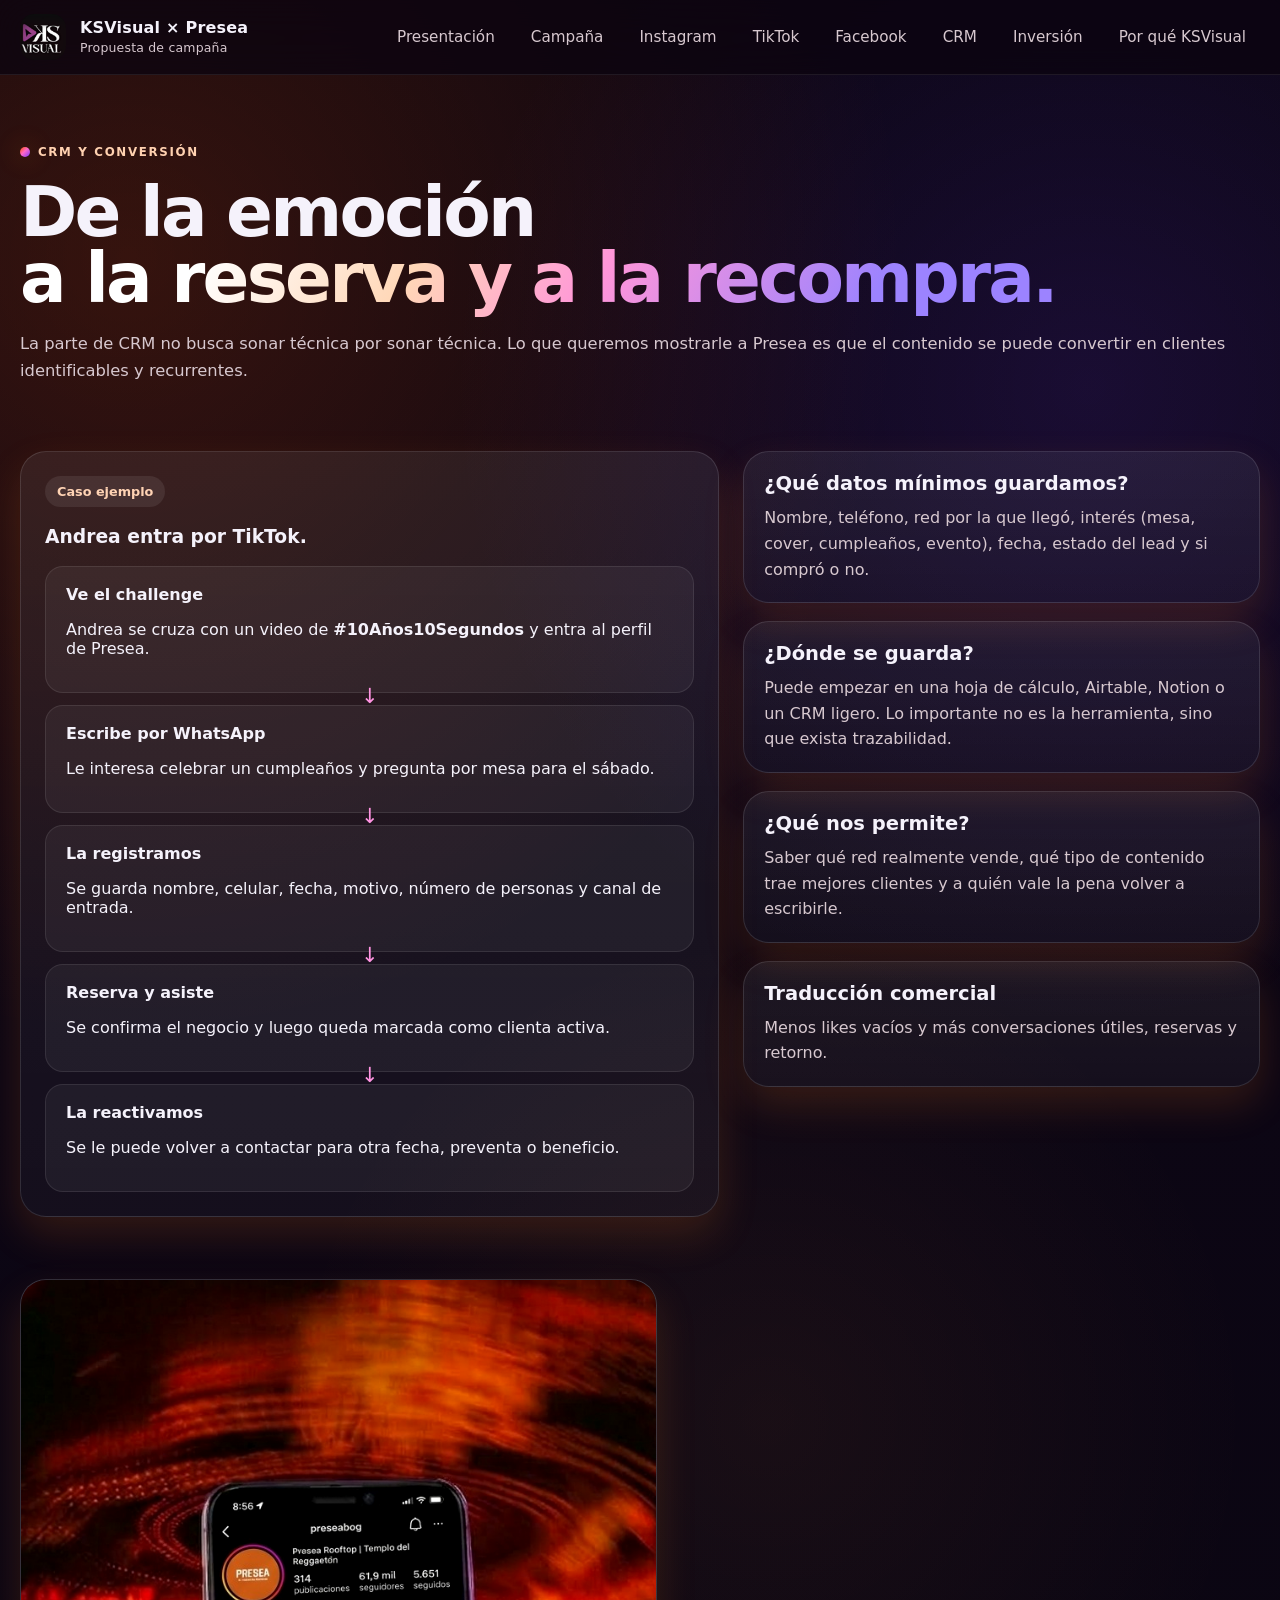
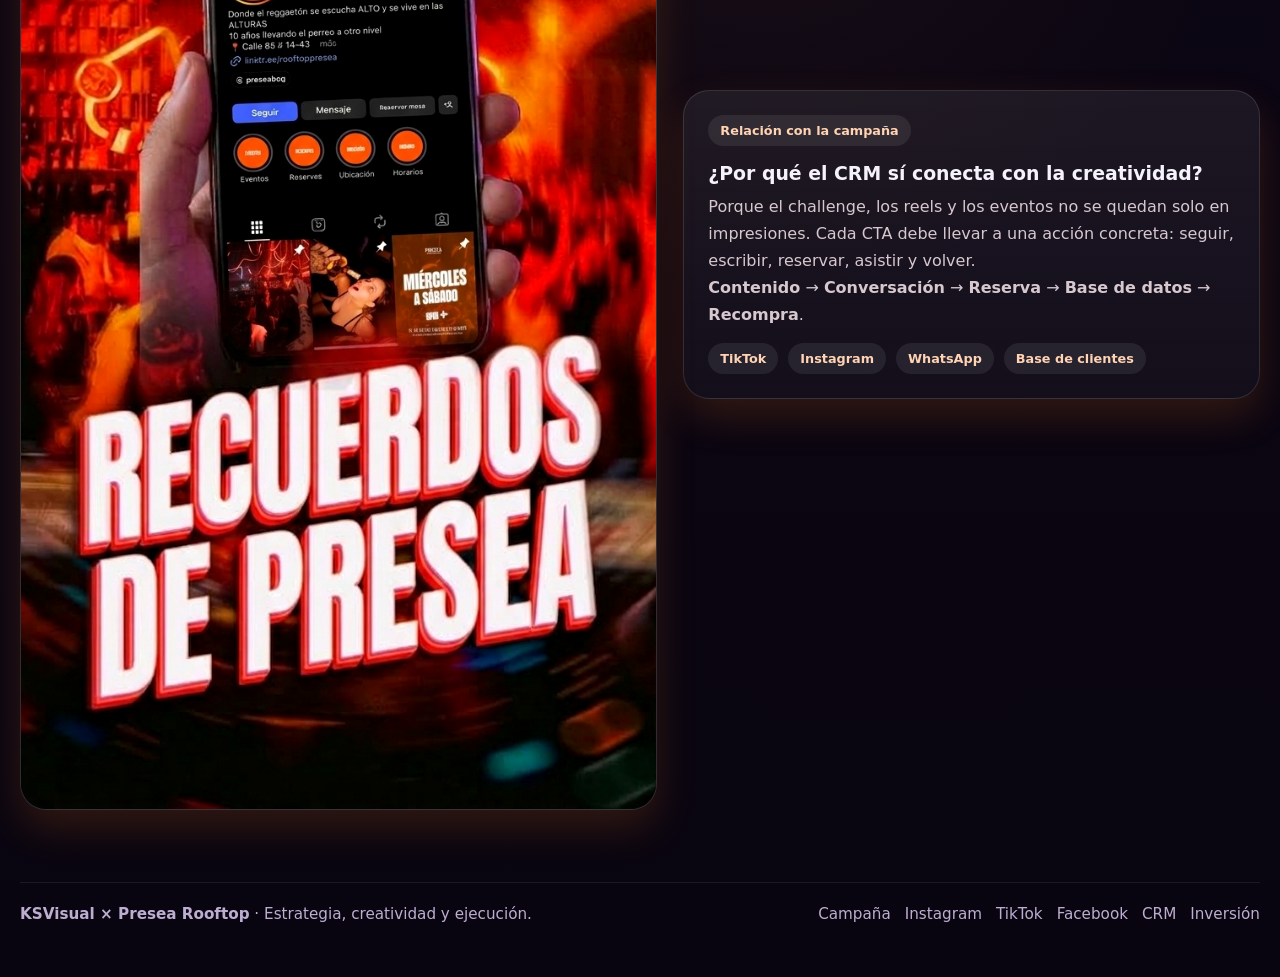
<file: crm.html>
<!doctype html><html lang="es"><head><meta charset="utf-8"><meta name="viewport" content="width=device-width, initial-scale=1"><title>Embudo CRM | KSVisual × Presea</title><meta name="description" content="Propuesta digital KSVisual x Presea Rooftop"><link rel="icon" href="assets/img/ks-logo.png"><link rel="stylesheet" href="assets/css/styles.css"></head><body><nav class="nav"><div class="wrap nav-inner"><a class="brand" href="index.html"><img src="assets/img/ks-logo.png" alt="KSVisual"><span>KSVisual × Presea<small>Propuesta de campaña</small></span></a><button class="menu-btn">☰</button><div class="nav-links"><a href="index.html#propuesta">Presentación</a><a href="campana.html">Campaña</a><a href="instagram.html">Instagram</a><a href="tiktok.html">TikTok</a><a href="facebook.html">Facebook</a><a href="crm.html">CRM</a><a href="inversion.html">Inversión</a><a href="index.html#ksvisual">Por qué KSVisual</a></div></div></nav>
<main>
  <section class="page-hero"><div class="wrap reveal"><span class="eyebrow">CRM y conversión</span><h1>De la emoción<br><span class="gradient-text">a la reserva y a la recompra.</span></h1><p>La parte de CRM no busca sonar técnica por sonar técnica. Lo que queremos mostrarle a Presea es que el contenido se puede convertir en clientes identificables y recurrentes.</p></div></section>
  <section class="section"><div class="wrap crm-grid reveal">
    <div class="panel persona-card">
      <span class="tag">Caso ejemplo</span>
      <h3>Andrea entra por TikTok.</h3>
      <div class="funnel-line">
        <div class="funnel-box"><strong>Ve el challenge</strong><p>Andrea se cruza con un video de <strong>#10Años10Segundos</strong> y entra al perfil de Presea.</p></div>
        <div class="funnel-box"><strong>Escribe por WhatsApp</strong><p>Le interesa celebrar un cumpleaños y pregunta por mesa para el sábado.</p></div>
        <div class="funnel-box"><strong>La registramos</strong><p>Se guarda nombre, celular, fecha, motivo, número de personas y canal de entrada.</p></div>
        <div class="funnel-box"><strong>Reserva y asiste</strong><p>Se confirma el negocio y luego queda marcada como clienta activa.</p></div>
        <div class="funnel-box"><strong>La reactivamos</strong><p>Se le puede volver a contactar para otra fecha, preventa o beneficio.</p></div>
      </div>
    </div>
    <div class="side-stack">
      <div class="panel metric"><strong>¿Qué datos mínimos guardamos?</strong><p>Nombre, teléfono, red por la que llegó, interés (mesa, cover, cumpleaños, evento), fecha, estado del lead y si compró o no.</p></div>
      <div class="panel metric"><strong>¿Dónde se guarda?</strong><p>Puede empezar en una hoja de cálculo, Airtable, Notion o un CRM ligero. Lo importante no es la herramienta, sino que exista trazabilidad.</p></div>
      <div class="panel metric"><strong>¿Qué nos permite?</strong><p>Saber qué red realmente vende, qué tipo de contenido trae mejores clientes y a quién vale la pena volver a escribirle.</p></div>
      <div class="panel metric"><strong>Traducción comercial</strong><p>Menos likes vacíos y más conversaciones útiles, reservas y retorno.</p></div>
    </div>
  </div></section>
  <section class="section-tight"><div class="wrap split reveal">
    <div class="big-visual tall panel"><img src="assets/img/social/client-recuerdos-presea.jpg" alt="Challenge TikTok"></div>
    <div class="card"><span class="tag">Relación con la campaña</span><h3>¿Por qué el CRM sí conecta con la creatividad?</h3><p>Porque el challenge, los reels y los eventos no se quedan solo en impresiones. Cada CTA debe llevar a una acción concreta: seguir, escribir, reservar, asistir y volver.</p><p><strong>Contenido</strong> → <strong>Conversación</strong> → <strong>Reserva</strong> → <strong>Base de datos</strong> → <strong>Recompra</strong>.</p><div class="badge-row"><span class="chip">TikTok</span><span class="chip">Instagram</span><span class="chip">WhatsApp</span><span class="chip">Base de clientes</span></div></div>
  </div></section>
</main>
<footer class="footer"><div class="wrap footer-inner clean-footer"><span><strong>KSVisual × Presea Rooftop</strong> · Estrategia, creatividad y ejecución.</span><div style="display:flex;gap:14px;flex-wrap:wrap"><a href="campana.html">Campaña</a><a href="instagram.html">Instagram</a><a href="tiktok.html">TikTok</a><a href="facebook.html">Facebook</a><a href="crm.html">CRM</a><a href="inversion.html">Inversión</a></div></div></footer><script src="assets/js/app.js"></script></body></html>
</file>
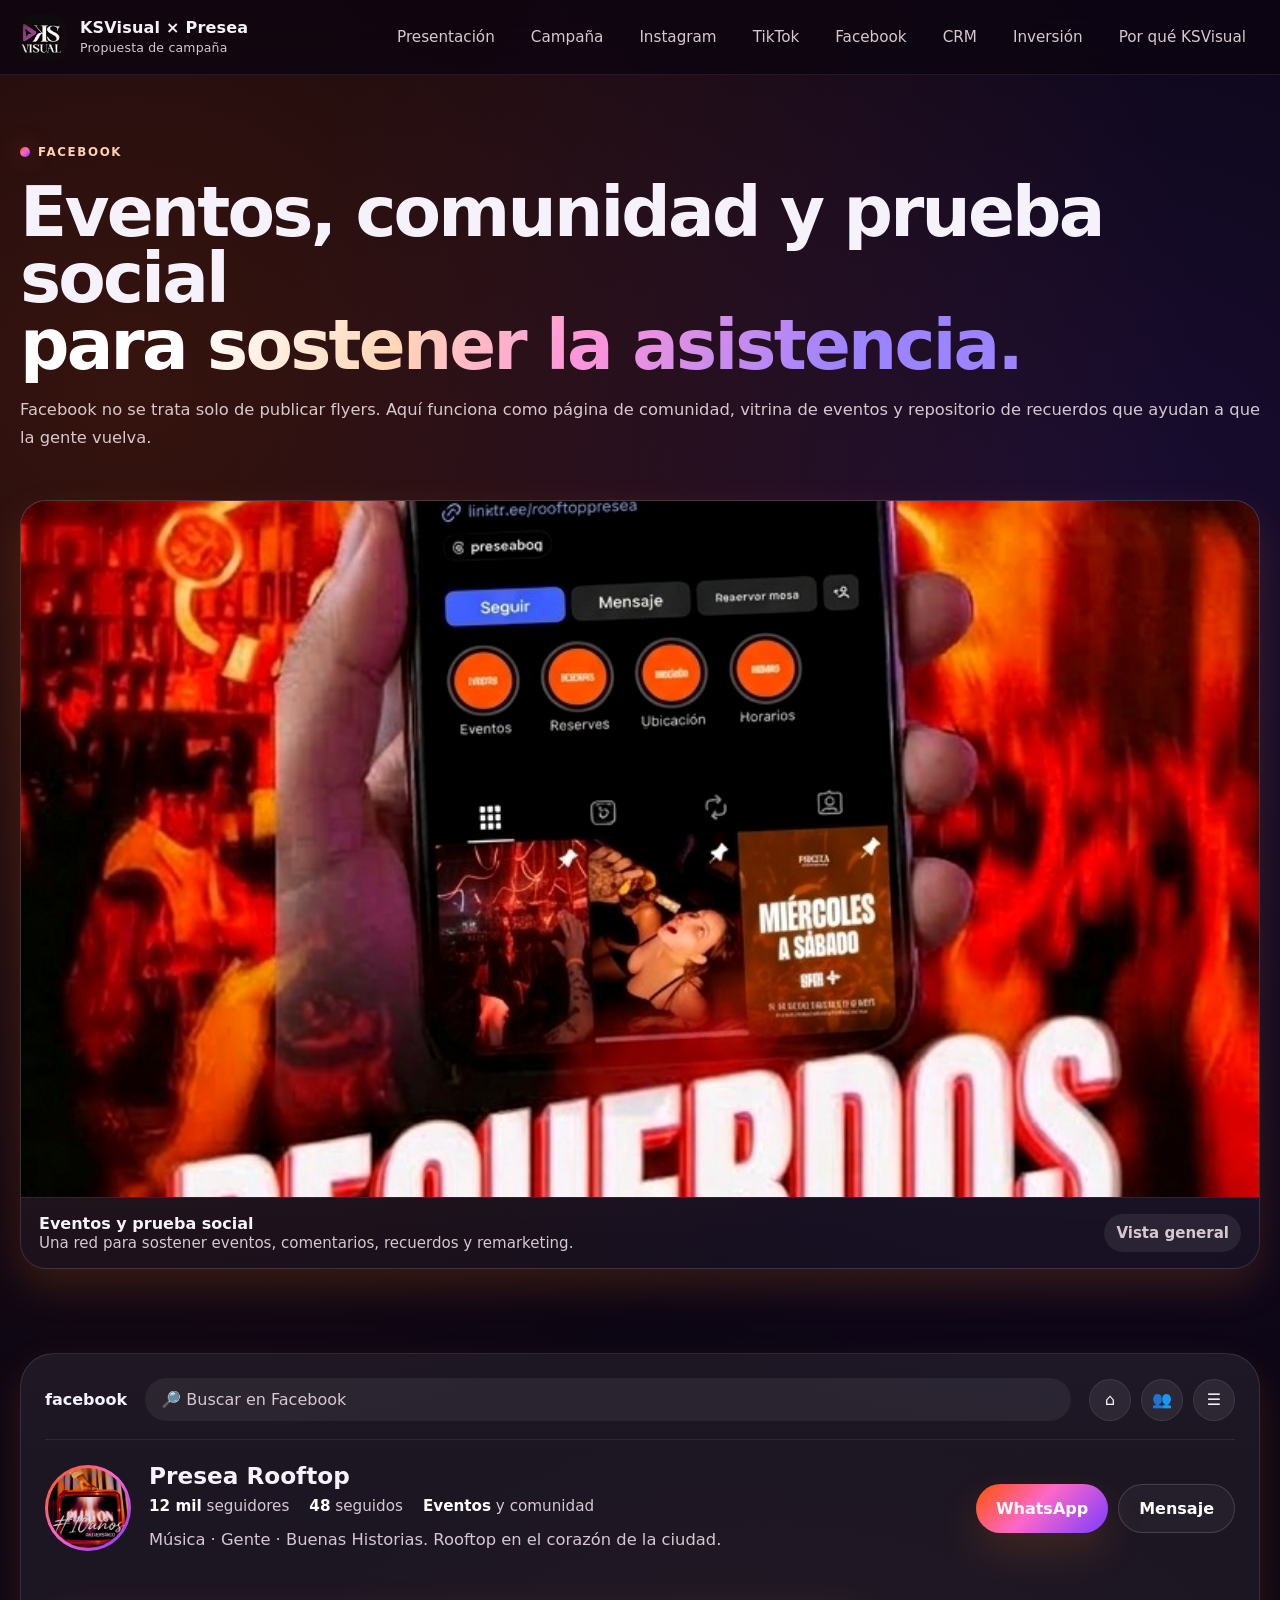
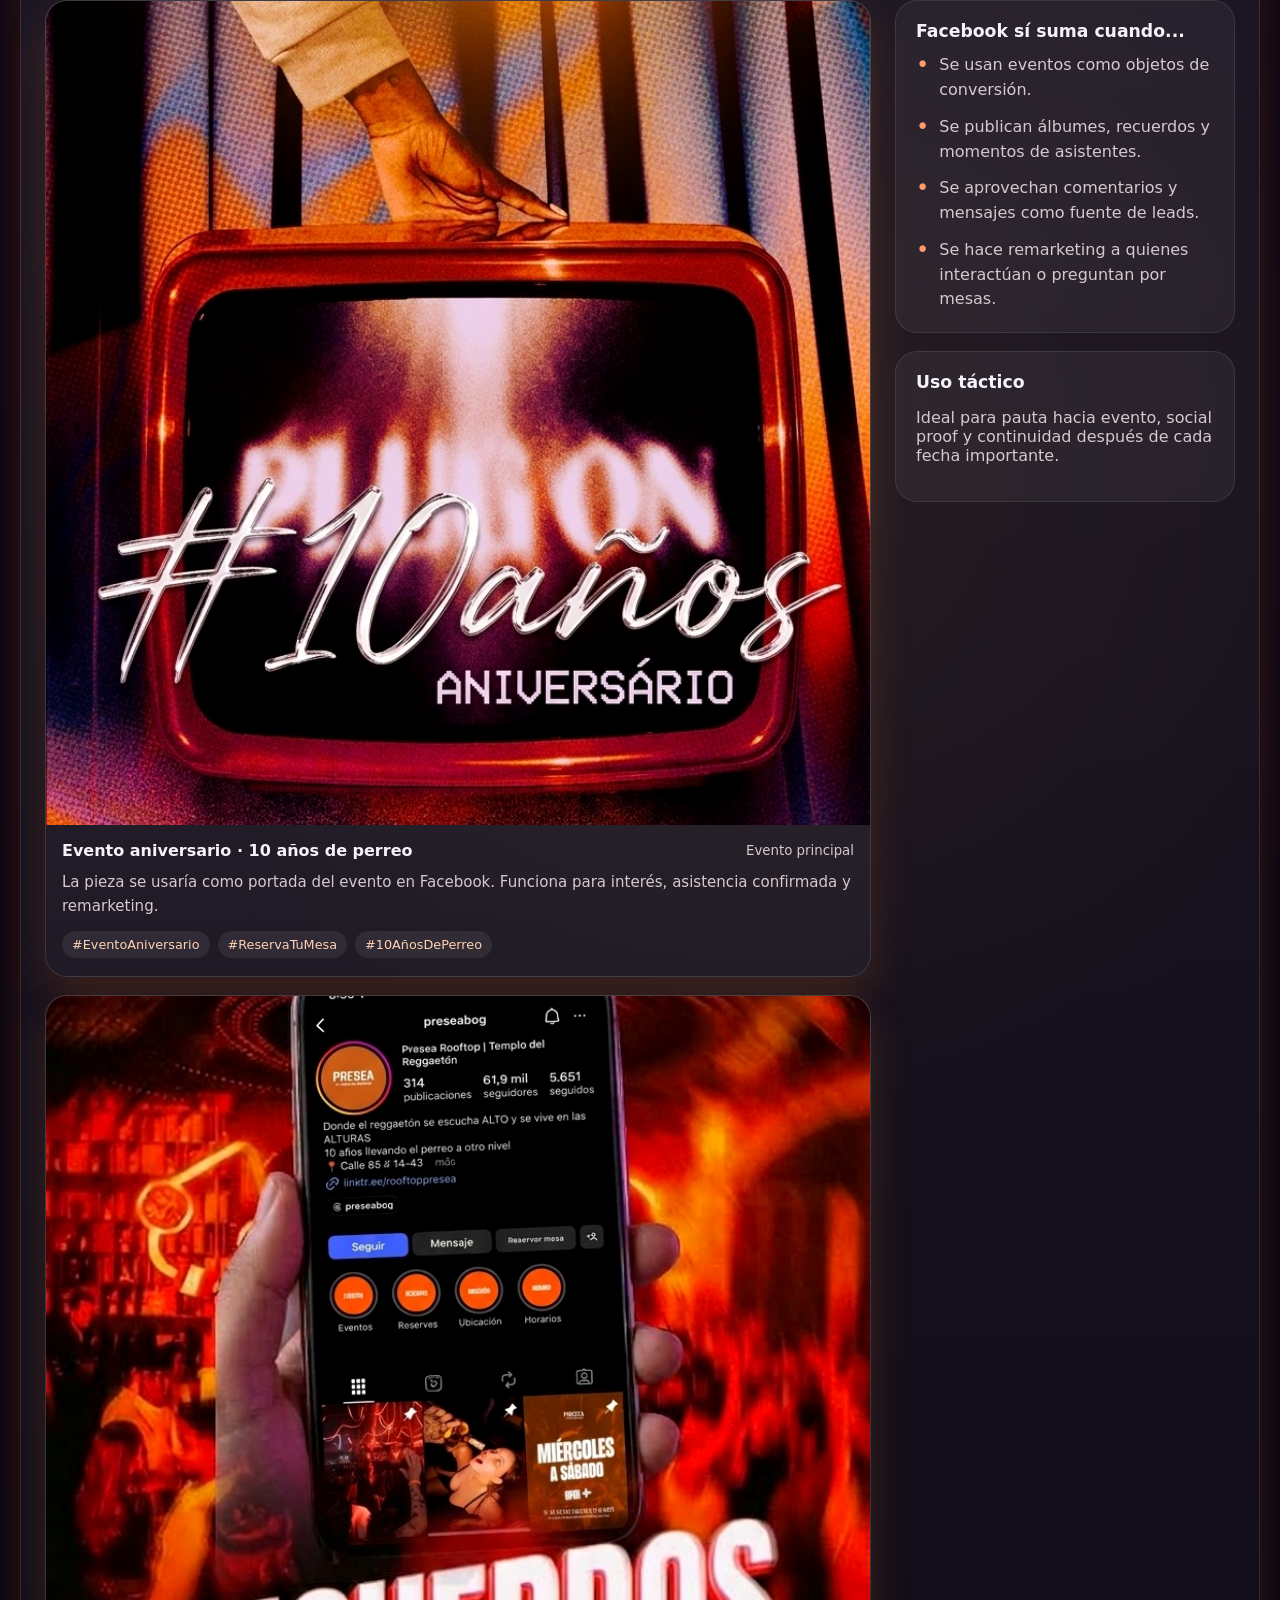
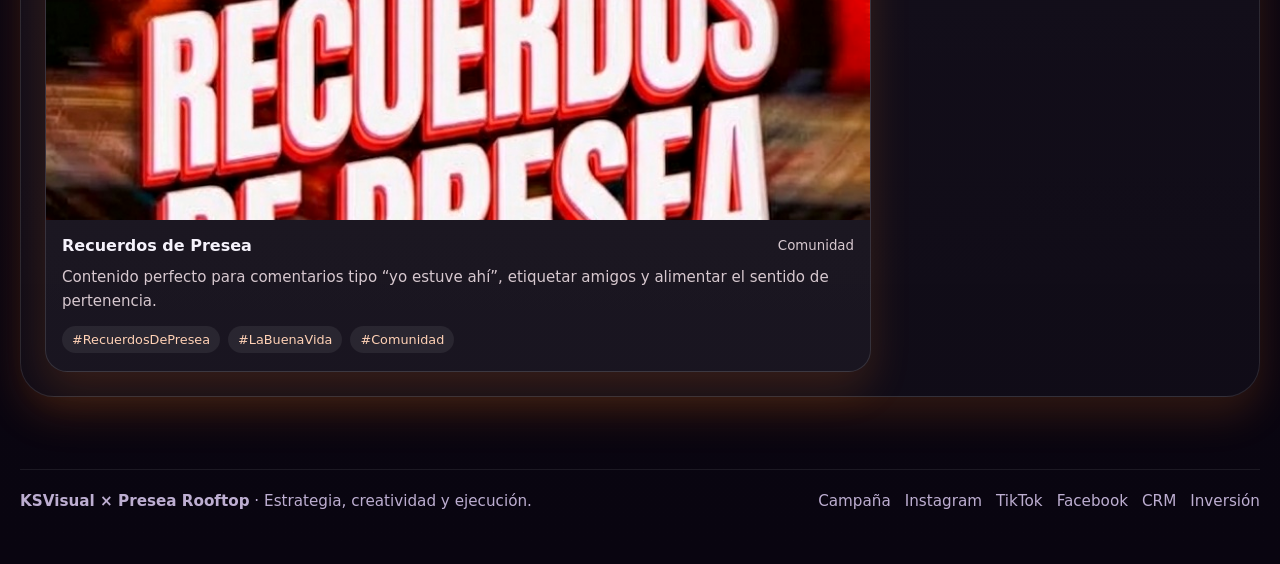
<file: facebook.html>
<!doctype html><html lang="es"><head><meta charset="utf-8"><meta name="viewport" content="width=device-width, initial-scale=1"><title>Facebook | KSVisual × Presea</title><meta name="description" content="Propuesta digital KSVisual x Presea Rooftop"><link rel="icon" href="assets/img/ks-logo.png"><link rel="stylesheet" href="assets/css/styles.css"></head><body><nav class="nav"><div class="wrap nav-inner"><a class="brand" href="index.html"><img src="assets/img/ks-logo.png" alt="KSVisual"><span>KSVisual × Presea<small>Propuesta de campaña</small></span></a><button class="menu-btn">☰</button><div class="nav-links"><a href="index.html#propuesta">Presentación</a><a href="campana.html">Campaña</a><a href="instagram.html">Instagram</a><a href="tiktok.html">TikTok</a><a href="facebook.html">Facebook</a><a href="crm.html">CRM</a><a href="inversion.html">Inversión</a><a href="index.html#ksvisual">Por qué KSVisual</a></div></div></nav>
<main>
  <section class="page-hero"><div class="wrap"><span class="eyebrow">Facebook</span><h1>Eventos, comunidad y prueba social<br><span class="gradient-text">para sostener la asistencia.</span></h1><p>Facebook no se trata solo de publicar flyers. Aquí funciona como página de comunidad, vitrina de eventos y repositorio de recuerdos que ayudan a que la gente vuelva.</p></div></section>
  <section class="section-tight social-hero"><div class="wrap reveal"><div class="mock-browser panel"><img src="assets/img/social/client-recuerdos-presea.jpg" alt="Eventos y prueba social"><div class="mock-caption"><div><strong>Eventos y prueba social</strong><span>Una red para sostener eventos, comentarios, recuerdos y remarketing.</span></div><span class="chip">Vista general</span></div></div></div></section><section class="section-tight"><div class="wrap social-shell">
    <div class="social-topbar"><strong>facebook</strong><div class="search">🔎 Buscar en Facebook</div><div class="social-actions"><div class="dot-btn">⌂</div><div class="dot-btn">👥</div><div class="dot-btn">☰</div></div></div>
    <div class="profile-header">
      <div class="profile-avatar"><img src="assets/img/social/client-10-anos-aniversario.jpg" alt="Presea Facebook"></div>
      <div class="profile-meta"><h2>Presea Rooftop</h2><div class="meta-row"><span><strong>12 mil</strong> seguidores</span><span><strong>48</strong> seguidos</span><span><strong>Eventos</strong> y comunidad</span></div><p class="muted" style="margin:.7rem 0 0">Música · Gente · Buenas Historias. Rooftop en el corazón de la ciudad.</p></div>
      <div class="profile-actions"><a class="btn purple" href="#">WhatsApp</a><a class="btn" href="#">Mensaje</a></div>
    </div>
    <div class="feed-layout">
      <div class="side-stack">
        <article class="post-card"><img src="assets/img/social/client-10-anos-aniversario.jpg" alt="Evento aniversario"><div class="post-body"><div class="post-top"><strong>Evento aniversario · 10 años de perreo</strong><small>Evento principal</small></div><p class="fb-caption">La pieza se usaría como portada del evento en Facebook. Funciona para interés, asistencia confirmada y remarketing.</p><div class="hashtags"><span>#EventoAniversario</span><span>#ReservaTuMesa</span><span>#10AñosDePerreo</span></div></div></article>
        <article class="post-card"><img src="assets/img/social/client-recuerdos-presea.jpg" alt="Recuerdos de Presea"><div class="post-body"><div class="post-top"><strong>Recuerdos de Presea</strong><small>Comunidad</small></div><p class="fb-caption">Contenido perfecto para comentarios tipo “yo estuve ahí”, etiquetar amigos y alimentar el sentido de pertenencia.</p><div class="hashtags"><span>#RecuerdosDePresea</span><span>#LaBuenaVida</span><span>#Comunidad</span></div></div></article>
      </div>
      <aside class="side-stack">
        <div class="side-card"><h3>Facebook sí suma cuando...</h3><ul class="bullet-list"><li>Se usan eventos como objetos de conversión.</li><li>Se publican álbumes, recuerdos y momentos de asistentes.</li><li>Se aprovechan comentarios y mensajes como fuente de leads.</li><li>Se hace remarketing a quienes interactúan o preguntan por mesas.</li></ul></div>
        <div class="side-card"><h3>Uso táctico</h3><p class="side-note">Ideal para pauta hacia evento, social proof y continuidad después de cada fecha importante.</p></div>
      </aside>
    </div>
  </div></section>
</main>
<footer class="footer"><div class="wrap footer-inner clean-footer"><span><strong>KSVisual × Presea Rooftop</strong> · Estrategia, creatividad y ejecución.</span><div style="display:flex;gap:14px;flex-wrap:wrap"><a href="campana.html">Campaña</a><a href="instagram.html">Instagram</a><a href="tiktok.html">TikTok</a><a href="facebook.html">Facebook</a><a href="crm.html">CRM</a><a href="inversion.html">Inversión</a></div></div></footer><script src="assets/js/app.js"></script></body></html>
</file>
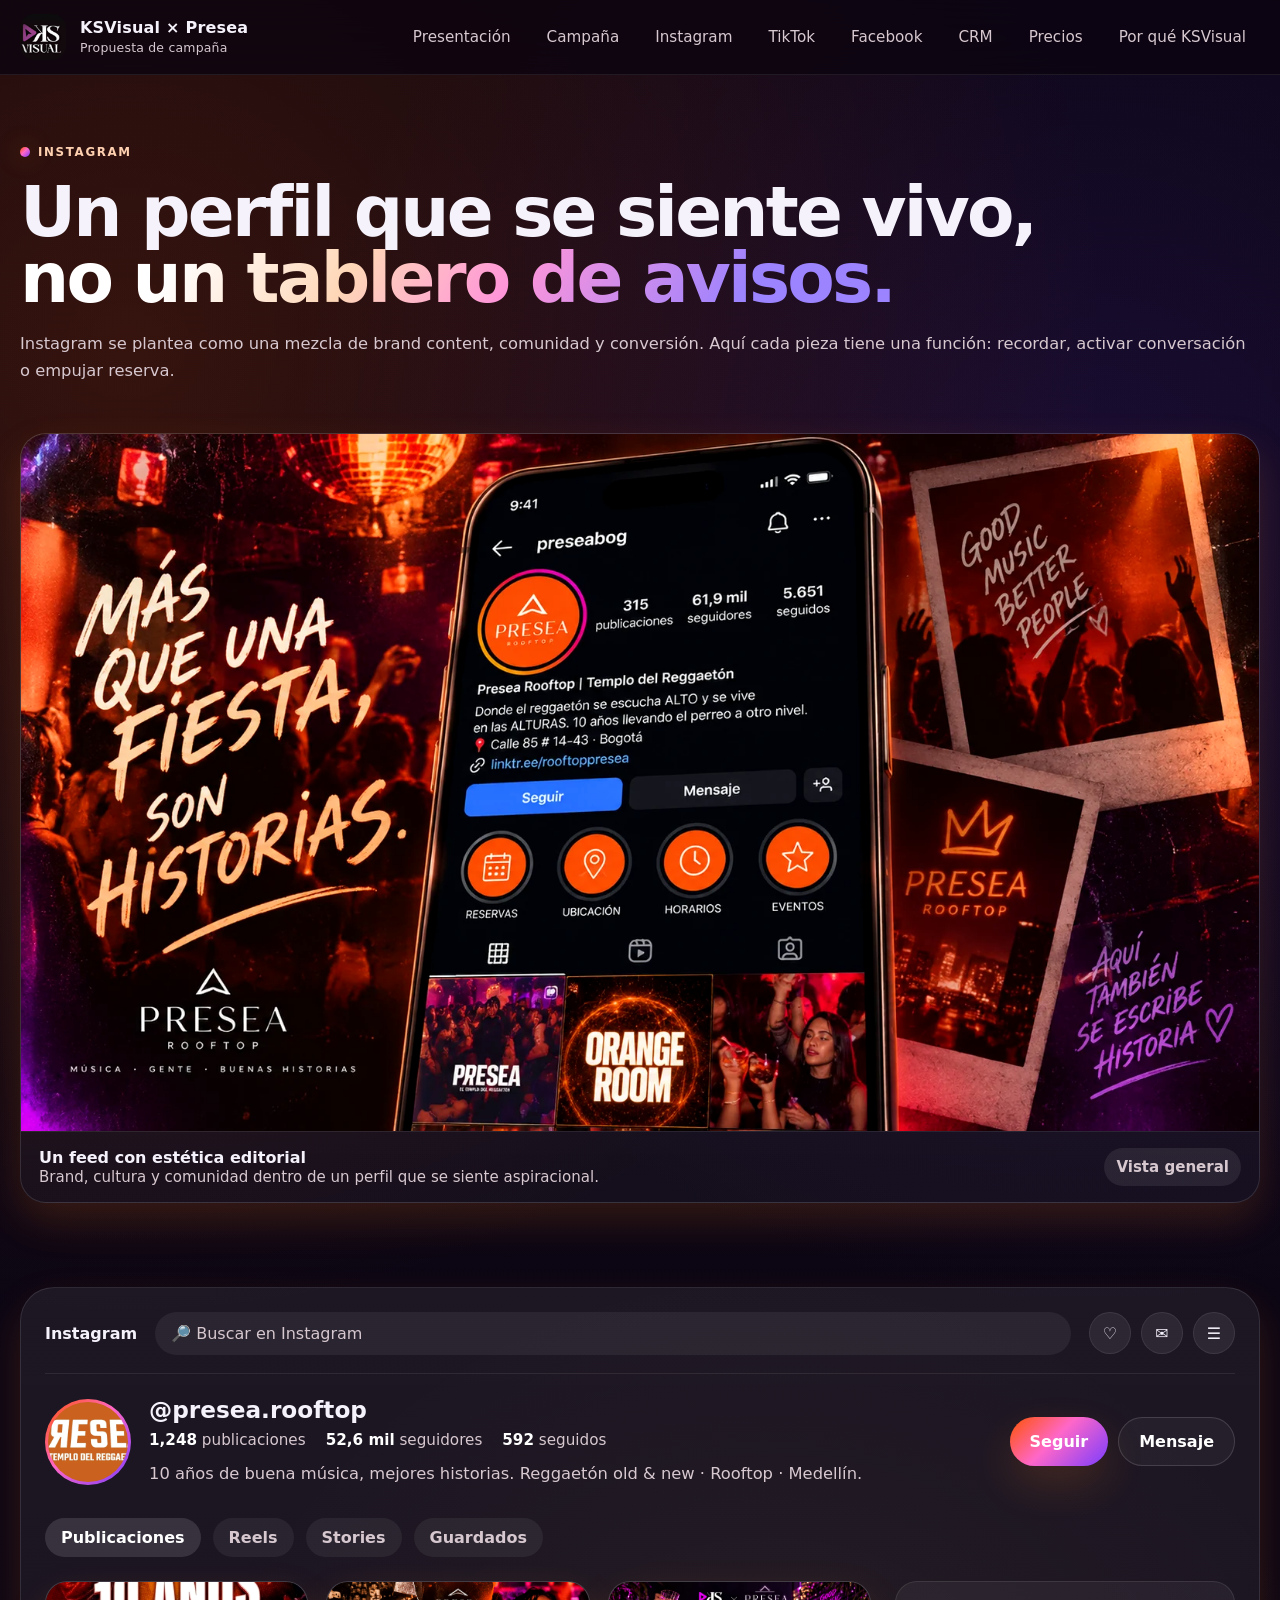
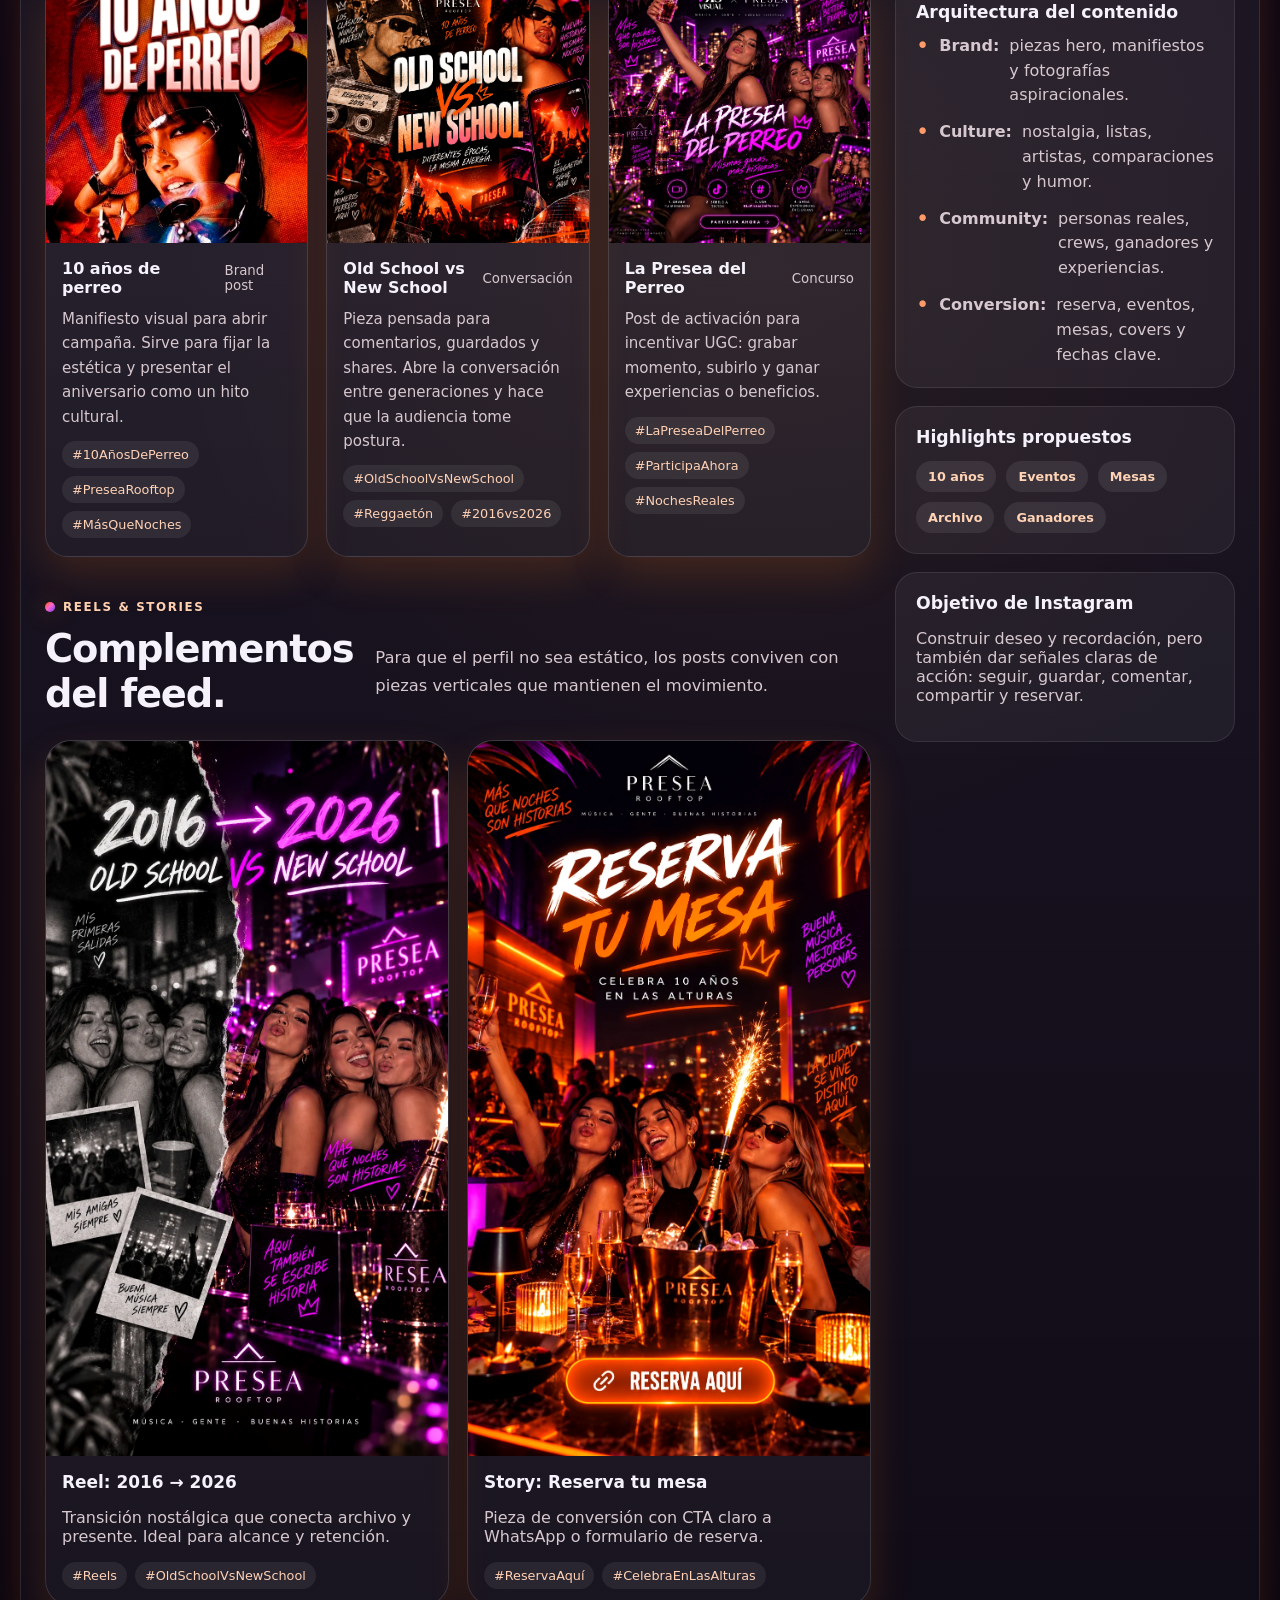
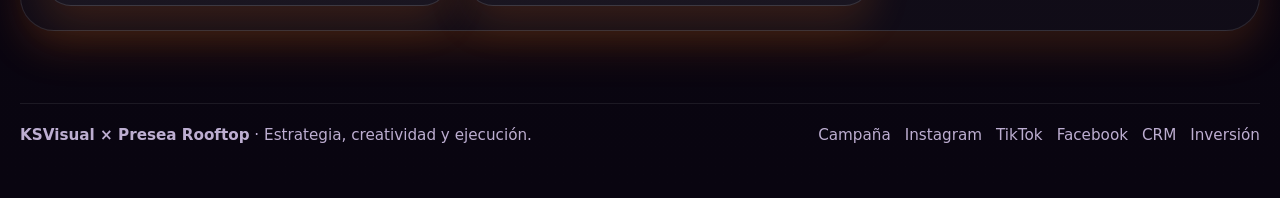
<file: instagram.html>
<!doctype html><html lang="es"><head><meta charset="utf-8"><meta name="viewport" content="width=device-width, initial-scale=1"><title>Instagram | KSVisual × Presea</title><meta name="description" content="Propuesta digital KSVisual x Presea Rooftop"><link rel="icon" href="assets/img/ks-logo.png"><link rel="stylesheet" href="assets/css/styles.css"></head><body><nav class="nav"><div class="wrap nav-inner"><a class="brand" href="index.html"><img src="assets/img/ks-logo.png" alt="KSVisual"><span>KSVisual × Presea<small>Propuesta de campaña</small></span></a><button class="menu-btn">☰</button><div class="nav-links"><a href="index.html#propuesta">Presentación</a><a href="campana.html">Campaña</a><a href="instagram.html">Instagram</a><a href="tiktok.html">TikTok</a><a href="facebook.html">Facebook</a><a href="crm.html">CRM</a><a href="inversion.html">Precios</a><a href="index.html#ksvisual">Por qué KSVisual</a></div></div></nav>
<main>
  <section class="page-hero"><div class="wrap"><span class="eyebrow">Instagram</span><h1>Un perfil que se siente vivo,<br><span class="gradient-text">no un tablero de avisos.</span></h1><p>Instagram se plantea como una mezcla de brand content, comunidad y conversión. Aquí cada pieza tiene una función: recordar, activar conversación o empujar reserva.</p></div></section>
  <section class="section-tight social-hero"><div class="wrap reveal"><div class="mock-browser panel"><img src="assets/img/social/instagram-hero-crafted.webp" alt="Un feed con estética editorial"><div class="mock-caption"><div><strong>Un feed con estética editorial</strong><span>Brand, cultura y comunidad dentro de un perfil que se siente aspiracional.</span></div><span class="chip">Vista general</span></div></div></div></section><section class="section-tight"><div class="wrap social-shell">
    <div class="social-topbar"><strong>Instagram</strong><div class="search">🔎 Buscar en Instagram</div><div class="social-actions"><div class="dot-btn">♡</div><div class="dot-btn">✉</div><div class="dot-btn">☰</div></div></div>
    <div class="profile-header">
      <div class="profile-avatar"><img src="assets/img/social/official-logo.png" alt="Presea Rooftop"></div>
      <div class="profile-meta"><h2>@presea.rooftop</h2><div class="meta-row"><span><strong>1,248</strong> publicaciones</span><span><strong>52,6 mil</strong> seguidores</span><span><strong>592</strong> seguidos</span></div><p class="muted" style="margin:.7rem 0 0">10 años de buena música, mejores historias. Reggaetón old & new · Rooftop · Medellín.</p></div>
      <div class="profile-actions"><a class="btn purple" href="#">Seguir</a><a class="btn" href="#">Mensaje</a></div>
    </div>
    <div class="tabs"><span class="tab active">Publicaciones</span><span class="tab">Reels</span><span class="tab">Stories</span><span class="tab">Guardados</span></div>
    <div class="feed-layout">
      <div>
        <div class="feed-grid">
          <article class="post-card"><img src="assets/img/social/client-10-anos-perreo.webp" alt="10 años de perreo"><div class="post-body"><div class="post-top"><strong>10 años de perreo</strong><small>Brand post</small></div><p>Manifiesto visual para abrir campaña. Sirve para fijar la estética y presentar el aniversario como un hito cultural.</p><div class="hashtags"><span>#10AñosDePerreo</span><span>#PreseaRooftop</span><span>#MásQueNoches</span></div></div></article>
          <article class="post-card"><img src="assets/img/social/campana-old-vs-new.webp" alt="Old school vs new school"><div class="post-body"><div class="post-top"><strong>Old School vs New School</strong><small>Conversación</small></div><p>Pieza pensada para comentarios, guardados y shares. Abre la conversación entre generaciones y hace que la audiencia tome postura.</p><div class="hashtags"><span>#OldSchoolVsNewSchool</span><span>#Reggaetón</span><span>#2016vs2026</span></div></div></article>
          <article class="post-card"><img src="assets/img/social/ig-presea-del-perreo.webp" alt="La Presea del Perreo"><div class="post-body"><div class="post-top"><strong>La Presea del Perreo</strong><small>Concurso</small></div><p>Post de activación para incentivar UGC: grabar momento, subirlo y ganar experiencias o beneficios.</p><div class="hashtags"><span>#LaPreseaDelPerreo</span><span>#ParticipaAhora</span><span>#NochesReales</span></div></div></article>
        </div>
        <div class="section" style="padding-bottom:0"><div class="section-head"><div><span class="kicker">Reels & Stories</span><h2>Complementos del feed.</h2></div><p class="muted">Para que el perfil no sea estático, los posts conviven con piezas verticales que mantienen el movimiento.</p></div>
          <div class="story-stack">
            <article class="video-card"><img src="assets/img/social/ig-reel-2016-2026.webp" alt="Reel 2016 a 2026"><div class="video-info"><h3>Reel: 2016 → 2026</h3><p>Transición nostálgica que conecta archivo y presente. Ideal para alcance y retención.</p><div class="hashtags"><span>#Reels</span><span>#OldSchoolVsNewSchool</span></div></div></article>
            <article class="video-card"><img src="assets/img/social/instagram-story-reserva-orange.webp" alt="Story reserva"><div class="video-info"><h3>Story: Reserva tu mesa</h3><p>Pieza de conversión con CTA claro a WhatsApp o formulario de reserva.</p><div class="hashtags"><span>#ReservaAquí</span><span>#CelebraEnLasAlturas</span></div></div></article>
          </div>
        </div>
      </div>
      <aside class="side-stack">
        <div class="side-card"><h3>Arquitectura del contenido</h3><ul class="bullet-list"><li><strong>Brand:</strong> piezas hero, manifiestos y fotografías aspiracionales.</li><li><strong>Culture:</strong> nostalgia, listas, artistas, comparaciones y humor.</li><li><strong>Community:</strong> personas reales, crews, ganadores y experiencias.</li><li><strong>Conversion:</strong> reserva, eventos, mesas, covers y fechas clave.</li></ul></div>
        <div class="side-card"><h3>Highlights propuestos</h3><div class="badge-row"><span class="chip">10 años</span><span class="chip">Eventos</span><span class="chip">Mesas</span><span class="chip">Archivo</span><span class="chip">Ganadores</span></div></div>
        <div class="side-card"><h3>Objetivo de Instagram</h3><p class="side-note">Construir deseo y recordación, pero también dar señales claras de acción: seguir, guardar, comentar, compartir y reservar.</p></div>
      </aside>
    </div>
  </div></section>
</main>
<footer class="footer"><div class="wrap footer-inner clean-footer"><span><strong>KSVisual × Presea Rooftop</strong> · Estrategia, creatividad y ejecución.</span><div style="display:flex;gap:14px;flex-wrap:wrap"><a href="campana.html">Campaña</a><a href="instagram.html">Instagram</a><a href="tiktok.html">TikTok</a><a href="facebook.html">Facebook</a><a href="crm.html">CRM</a><a href="inversion.html">Inversión</a></div></div></footer><script src="assets/js/app.js"></script></body></html>
</file>
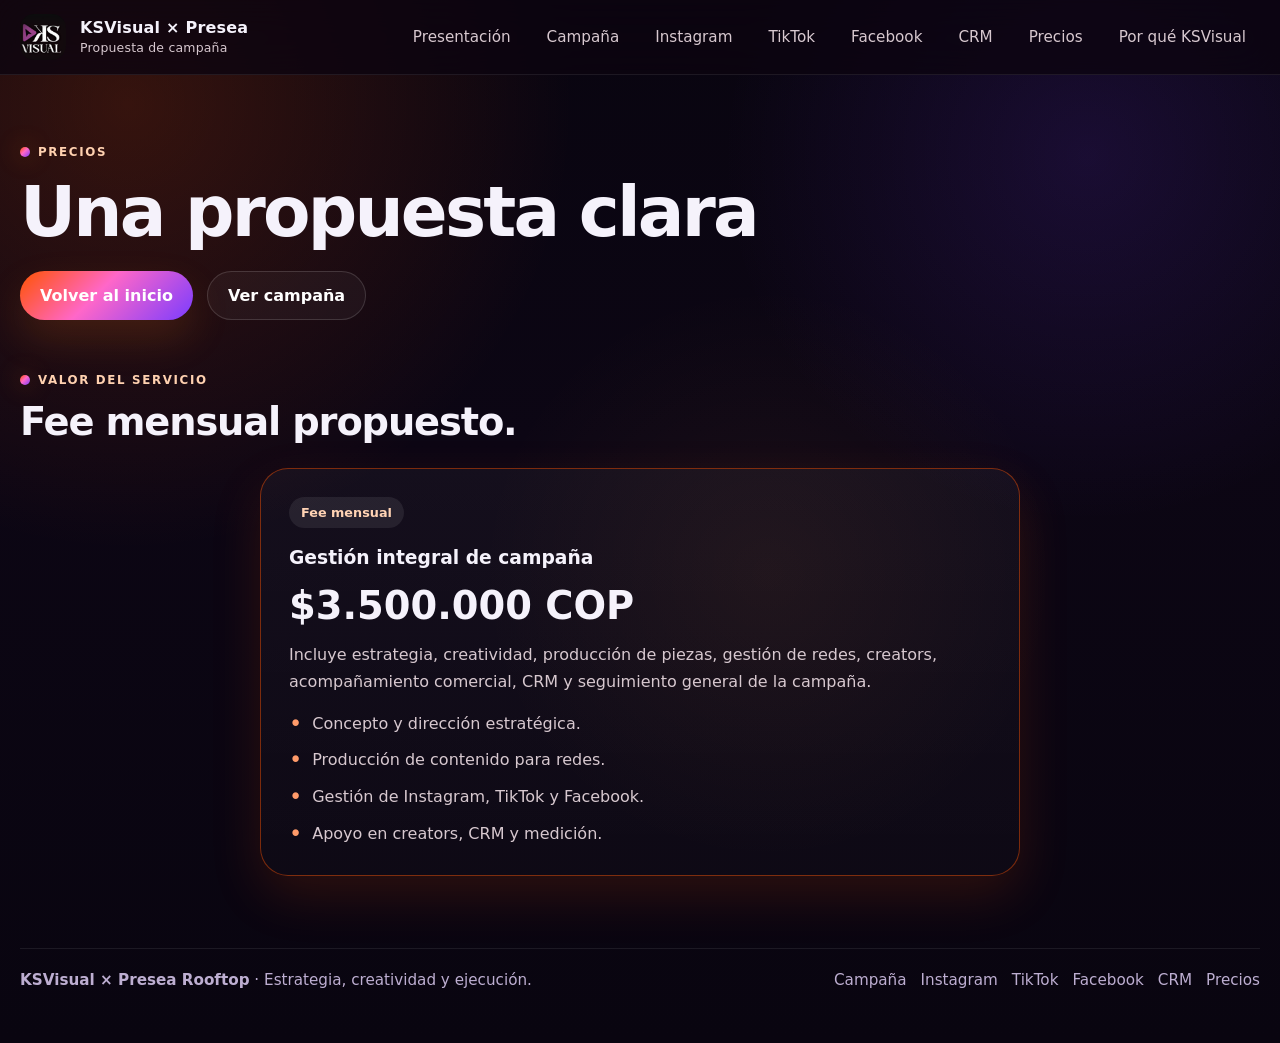
<file: inversion.html>
<!doctype html><html lang="es"><head><meta charset="utf-8"><meta name="viewport" content="width=device-width, initial-scale=1"><title>Precios | KSVisual × Presea</title><meta name="description" content="Propuesta de precios para la campaña digital KSVisual x Presea Rooftop"><link rel="icon" href="assets/img/ks-logo.png"><link rel="stylesheet" href="assets/css/styles.css"></head><body><nav class="nav"><div class="wrap nav-inner"><a class="brand" href="index.html"><img src="assets/img/ks-logo.png" alt="KSVisual"><span>KSVisual × Presea<small>Propuesta de campaña</small></span></a><button class="menu-btn">☰</button><div class="nav-links"><a href="index.html#propuesta">Presentación</a><a href="campana.html">Campaña</a><a href="instagram.html">Instagram</a><a href="tiktok.html">TikTok</a><a href="facebook.html">Facebook</a><a href="crm.html">CRM</a><a href="inversion.html">Precios</a><a href="index.html#ksvisual">Por qué KSVisual</a></div></div></nav><main><section class="page-hero"><div class="wrap reveal"><span class="eyebrow">Precios</span><h1>Una propuesta clara<br><span class="gradient-text"></span></h1><p></p><div class="actions"><a class="btn purple" href="index.html">Volver al inicio</a><a class="btn" href="campana.html">Ver campaña</a></div></div></section><section class="section"><div class="wrap reveal"><div class="section-head"><div><span class="kicker">Valor del servicio</span><h2>Fee mensual propuesto.</h2></div><p class="muted"></p></div><div class="pricing-grid" style="grid-template-columns:minmax(280px,760px);justify-content:center"><div class="pricing-card featured"><span class="tag">Fee mensual</span><h3>Gestión integral de campaña</h3><div class="price">$3.500.000 COP</div><p>Incluye estrategia, creatividad, producción de piezas, gestión de redes, creators, acompañamiento comercial, CRM y seguimiento general de la campaña.</p><ul class="bullet-list"><li>Concepto y dirección estratégica.</li><li>Producción de contenido para redes.</li><li>Gestión de Instagram, TikTok y Facebook.</li><li>Apoyo en creators, CRM y medición.</li></ul></div></div></div></section></main><footer class="footer"><div class="wrap footer-inner clean-footer"><span><strong>KSVisual × Presea Rooftop</strong> · Estrategia, creatividad y ejecución.</span><div style="display:flex;gap:14px;flex-wrap:wrap"><a href="campana.html">Campaña</a><a href="instagram.html">Instagram</a><a href="tiktok.html">TikTok</a><a href="facebook.html">Facebook</a><a href="crm.html">CRM</a><a href="inversion.html">Precios</a></div></div></footer><script src="assets/js/app.js"></script></body></html>
</file>
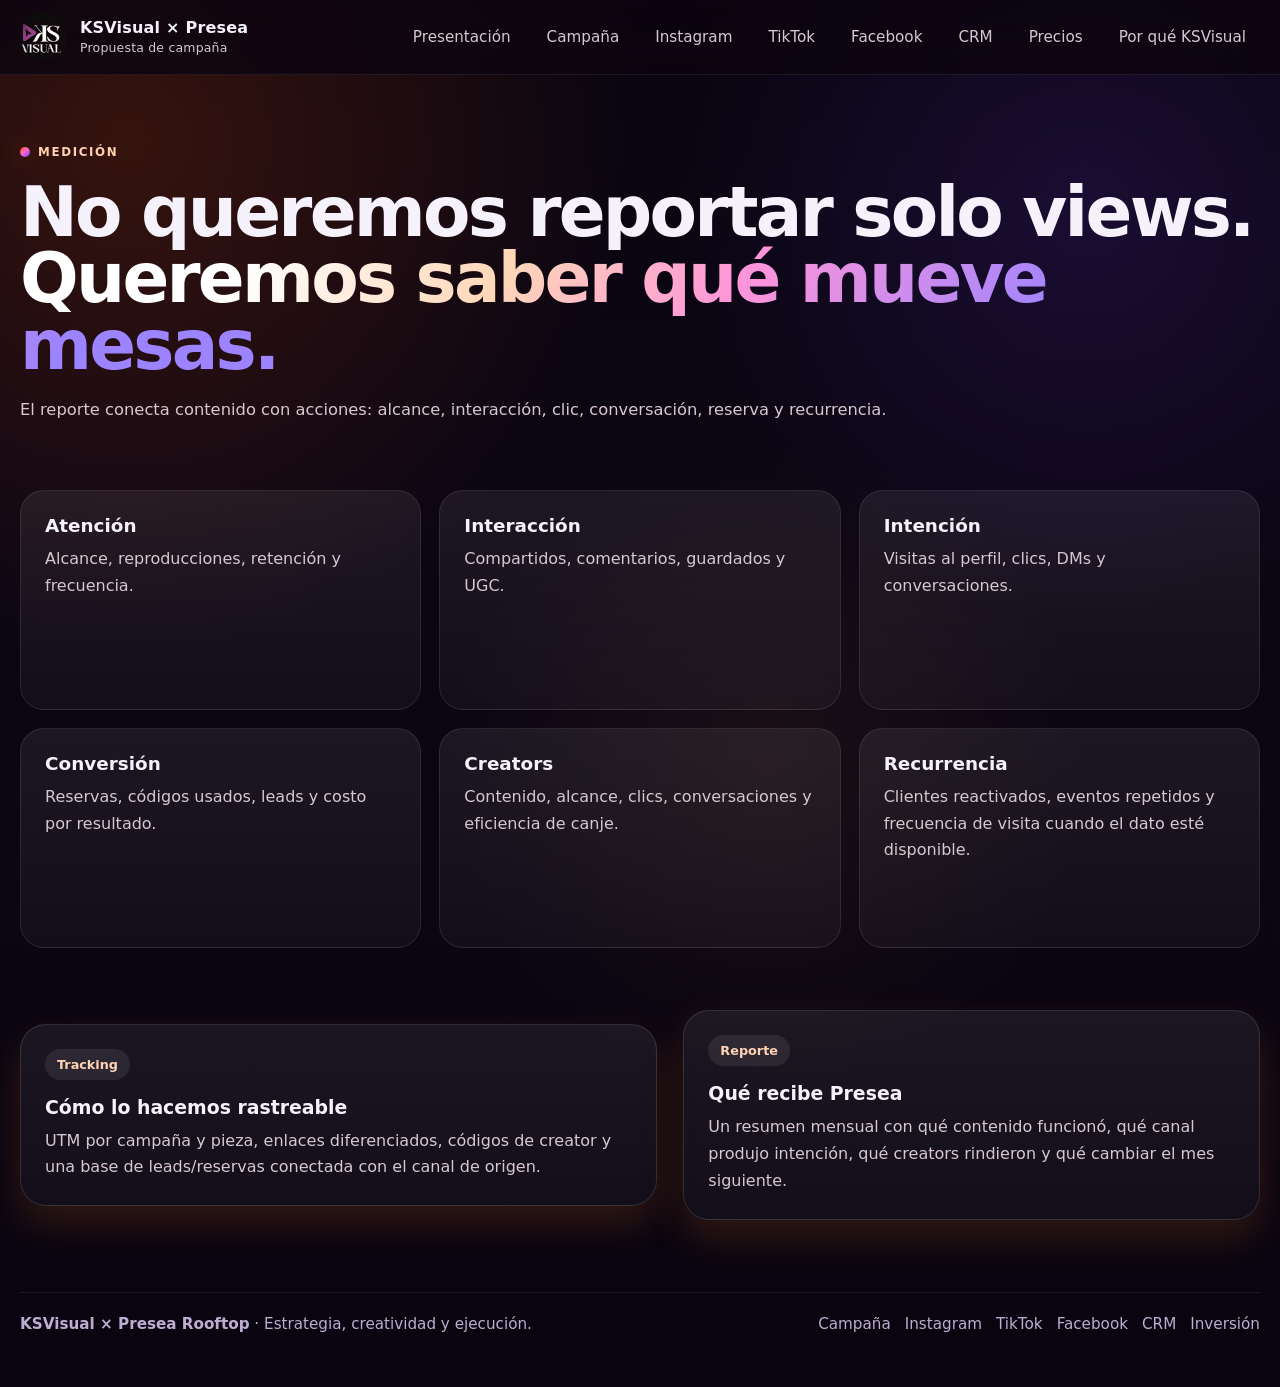
<file: medicion.html>
<!doctype html><html lang="es"><head><meta charset="utf-8"><meta name="viewport" content="width=device-width,initial-scale=1"><title>Medición | KSVisual × Presea</title><meta name="description" content="Propuesta KSVisual x Presea Rooftop"><link rel="icon" href="assets/img/ks-logo.png"><link rel="stylesheet" href="assets/css/styles.css"></head><body><nav class="nav"><div class="wrap nav-inner"><a class="brand" href="index.html"><img src="assets/img/ks-logo.png" alt="KSVisual"><span>KSVisual × Presea<small>Propuesta de campaña</small></span></a><button class="menu-btn">☰</button><div class="nav-links"><a href="index.html#propuesta">Presentación</a><a href="campana.html">Campaña</a><a href="instagram.html">Instagram</a><a href="tiktok.html">TikTok</a><a href="facebook.html">Facebook</a><a href="crm.html">CRM</a><a href="inversion.html">Precios</a><a href="index.html#ksvisual">Por qué KSVisual</a></div></div></nav>
<main><section class="page-hero"><div class="wrap reveal"><span class="eyebrow">Medición</span><h1>No queremos reportar solo views.<br><span class="gradient-text">Queremos saber qué mueve mesas.</span></h1><p>El reporte conecta contenido con acciones: alcance, interacción, clic, conversación, reserva y recurrencia.</p></div></section>
<section class="section"><div class="wrap promise-grid reveal"><div class="promise-card"><h3>Atención</h3><p>Alcance, reproducciones, retención y frecuencia.</p></div><div class="promise-card"><h3>Interacción</h3><p>Compartidos, comentarios, guardados y UGC.</p></div><div class="promise-card"><h3>Intención</h3><p>Visitas al perfil, clics, DMs y conversaciones.</p></div><div class="promise-card"><h3>Conversión</h3><p>Reservas, códigos usados, leads y costo por resultado.</p></div><div class="promise-card"><h3>Creators</h3><p>Contenido, alcance, clics, conversaciones y eficiencia de canje.</p></div><div class="promise-card"><h3>Recurrencia</h3><p>Clientes reactivados, eventos repetidos y frecuencia de visita cuando el dato esté disponible.</p></div></div></section>
<section class="section-tight"><div class="wrap split reveal"><div class="card"><span class="tag">Tracking</span><h3>Cómo lo hacemos rastreable</h3><p>UTM por campaña y pieza, enlaces diferenciados, códigos de creator y una base de leads/reservas conectada con el canal de origen.</p></div><div class="card"><span class="tag">Reporte</span><h3>Qué recibe Presea</h3><p>Un resumen mensual con qué contenido funcionó, qué canal produjo intención, qué creators rindieron y qué cambiar el mes siguiente.</p></div></div></section></main><footer class="footer"><div class="wrap footer-inner clean-footer"><span><strong>KSVisual × Presea Rooftop</strong> · Estrategia, creatividad y ejecución.</span><div style="display:flex;gap:14px;flex-wrap:wrap"><a href="campana.html">Campaña</a><a href="instagram.html">Instagram</a><a href="tiktok.html">TikTok</a><a href="facebook.html">Facebook</a><a href="crm.html">CRM</a><a href="inversion.html">Inversión</a></div></div></footer><script src="assets/js/app.js"></script></body></html>
</file>
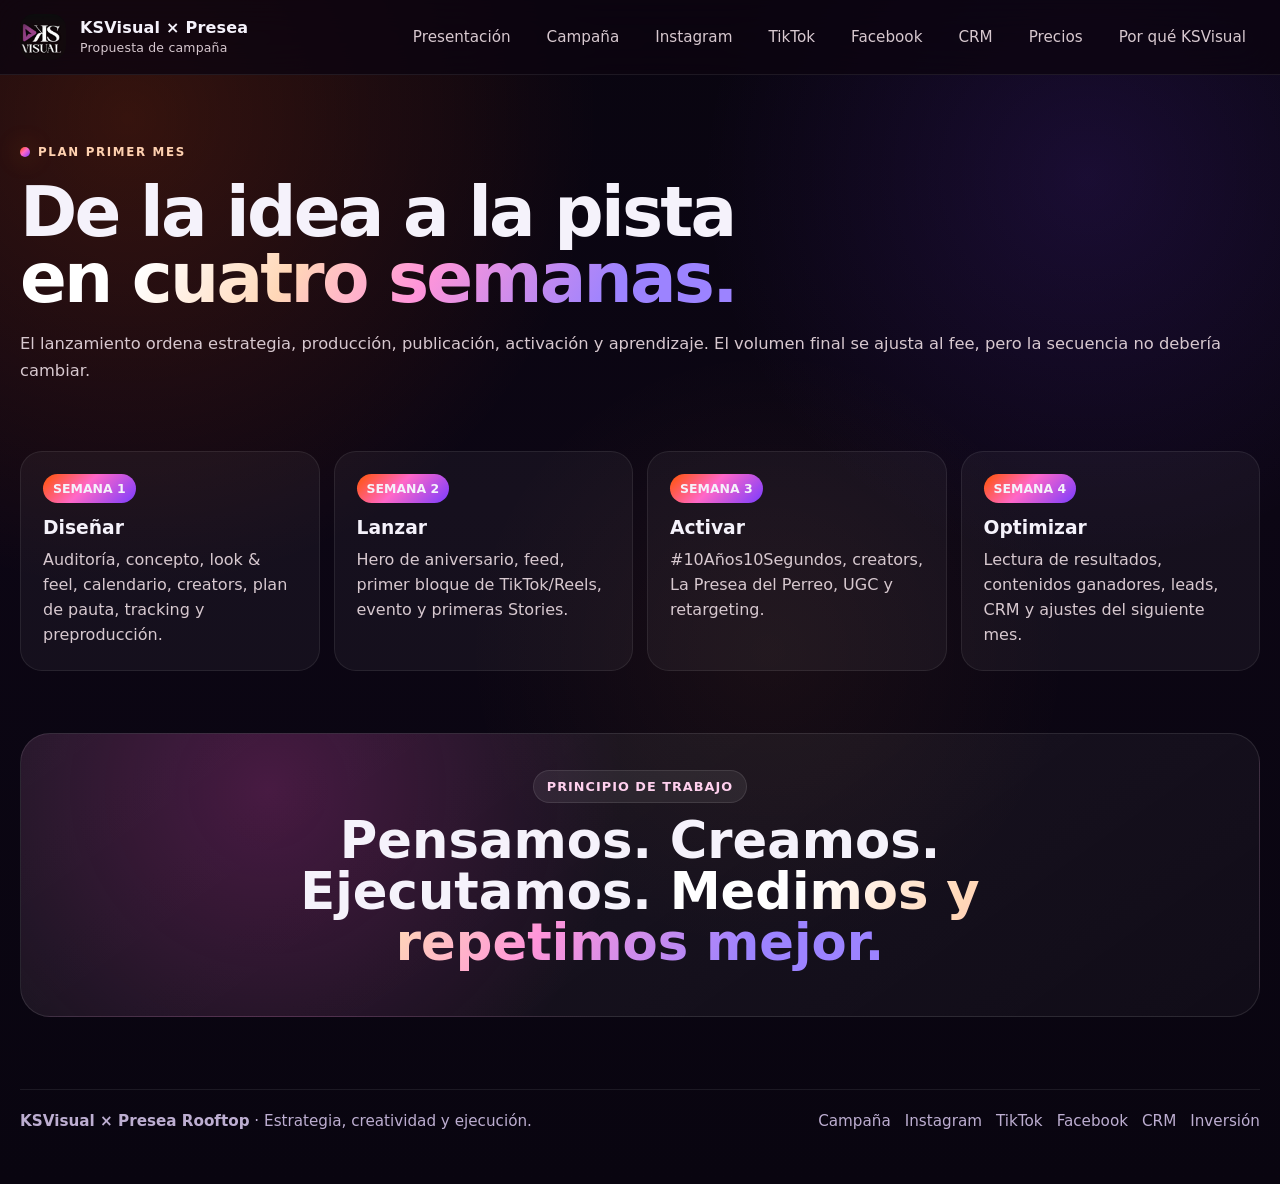
<file: plan.html>
<!doctype html><html lang="es"><head><meta charset="utf-8"><meta name="viewport" content="width=device-width,initial-scale=1"><title>Plan de lanzamiento | KSVisual × Presea</title><meta name="description" content="Propuesta KSVisual x Presea Rooftop"><link rel="icon" href="assets/img/ks-logo.png"><link rel="stylesheet" href="assets/css/styles.css"></head><body><nav class="nav"><div class="wrap nav-inner"><a class="brand" href="index.html"><img src="assets/img/ks-logo.png" alt="KSVisual"><span>KSVisual × Presea<small>Propuesta de campaña</small></span></a><button class="menu-btn">☰</button><div class="nav-links"><a href="index.html#propuesta">Presentación</a><a href="campana.html">Campaña</a><a href="instagram.html">Instagram</a><a href="tiktok.html">TikTok</a><a href="facebook.html">Facebook</a><a href="crm.html">CRM</a><a href="inversion.html">Precios</a><a href="index.html#ksvisual">Por qué KSVisual</a></div></div></nav>
<main><section class="page-hero"><div class="wrap reveal"><span class="eyebrow">Plan primer mes</span><h1>De la idea a la pista<br><span class="gradient-text">en cuatro semanas.</span></h1><p>El lanzamiento ordena estrategia, producción, publicación, activación y aprendizaje. El volumen final se ajusta al fee, pero la secuencia no debería cambiar.</p></div></section>
<section class="section"><div class="wrap month-plan reveal"><div class="week"><span class="wk">SEMANA 1</span><h3>Diseñar</h3><p>Auditoría, concepto, look & feel, calendario, creators, plan de pauta, tracking y preproducción.</p></div><div class="week"><span class="wk">SEMANA 2</span><h3>Lanzar</h3><p>Hero de aniversario, feed, primer bloque de TikTok/Reels, evento y primeras Stories.</p></div><div class="week"><span class="wk">SEMANA 3</span><h3>Activar</h3><p>#10Años10Segundos, creators, La Presea del Perreo, UGC y retargeting.</p></div><div class="week"><span class="wk">SEMANA 4</span><h3>Optimizar</h3><p>Lectura de resultados, contenidos ganadores, leads, CRM y ajustes del siguiente mes.</p></div></div></section>
<section class="section-tight"><div class="wrap conclusion-card reveal"><span class="pitch-label">Principio de trabajo</span><h2>Pensamos. Creamos. Ejecutamos. <span class="gradient-text">Medimos y repetimos mejor.</span></h2></div></section></main><footer class="footer"><div class="wrap footer-inner clean-footer"><span><strong>KSVisual × Presea Rooftop</strong> · Estrategia, creatividad y ejecución.</span><div style="display:flex;gap:14px;flex-wrap:wrap"><a href="campana.html">Campaña</a><a href="instagram.html">Instagram</a><a href="tiktok.html">TikTok</a><a href="facebook.html">Facebook</a><a href="crm.html">CRM</a><a href="inversion.html">Inversión</a></div></div></footer><script src="assets/js/app.js"></script></body></html>
</file>
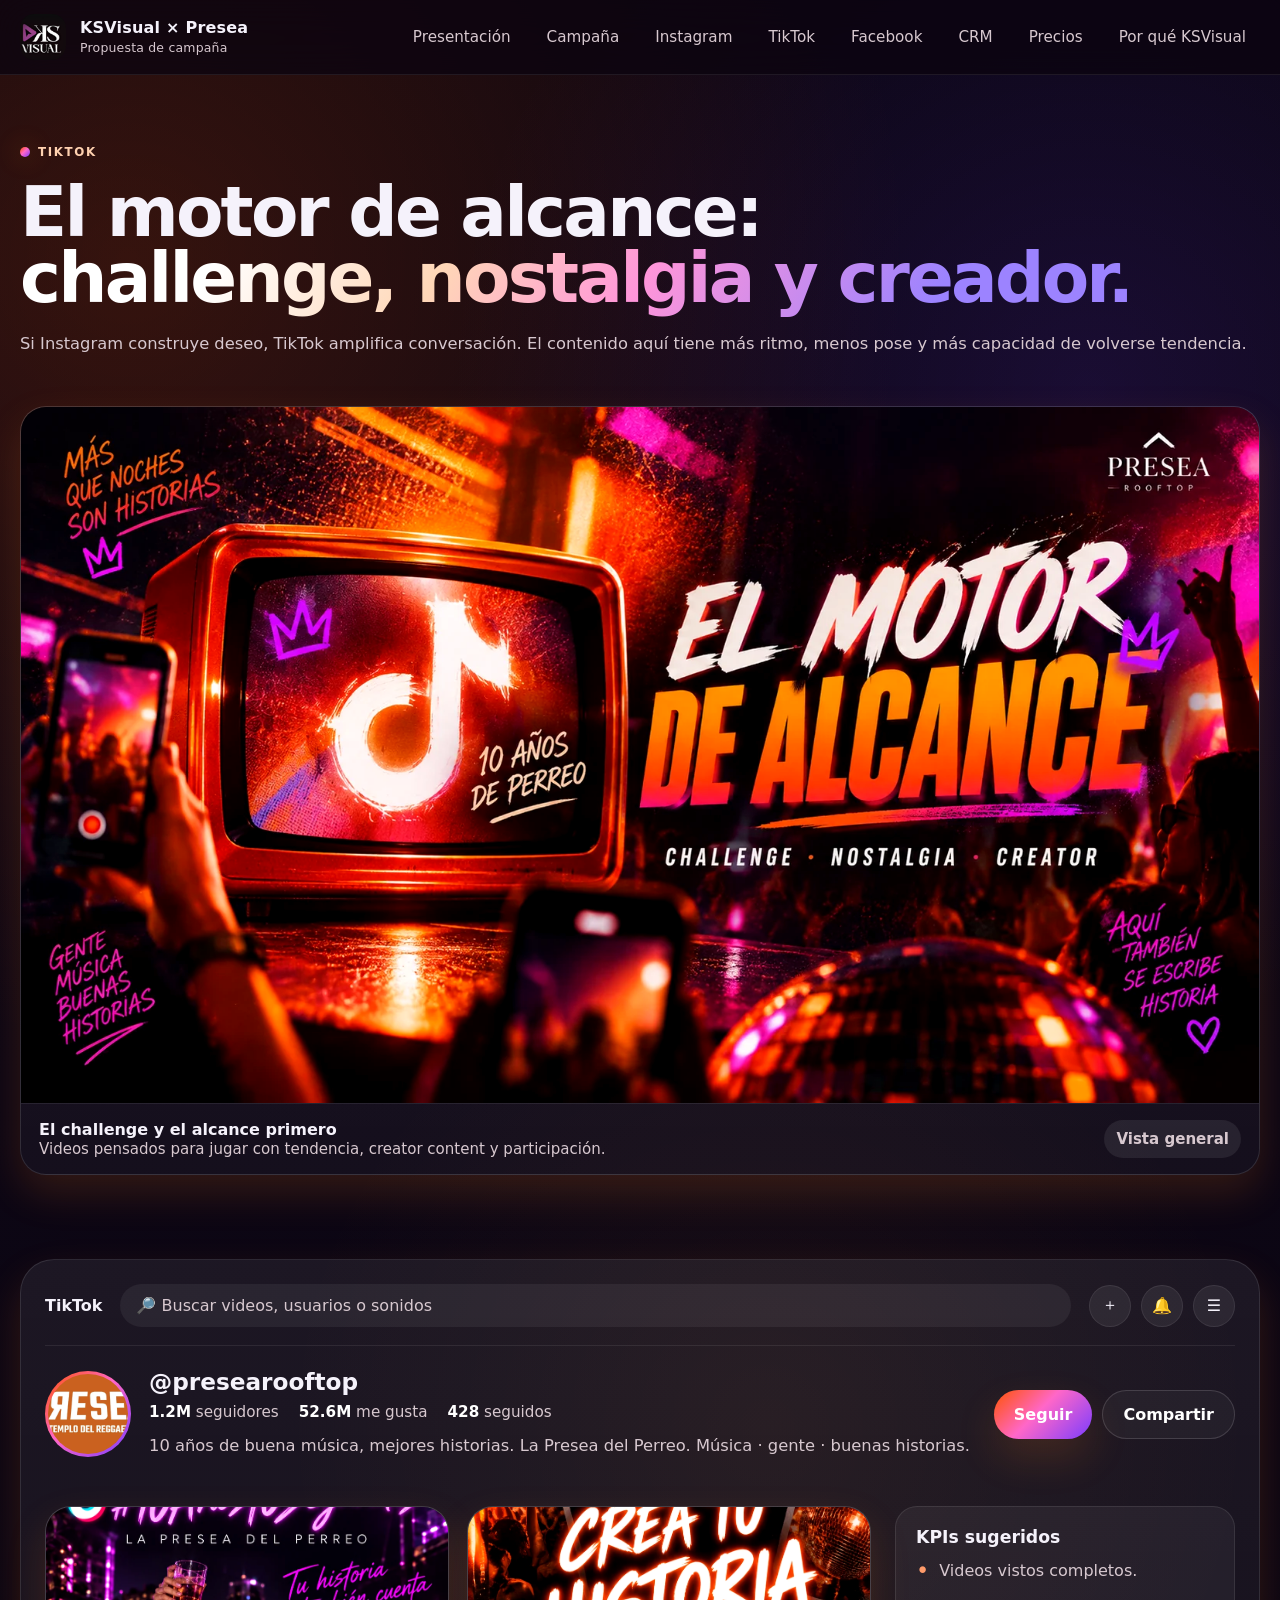
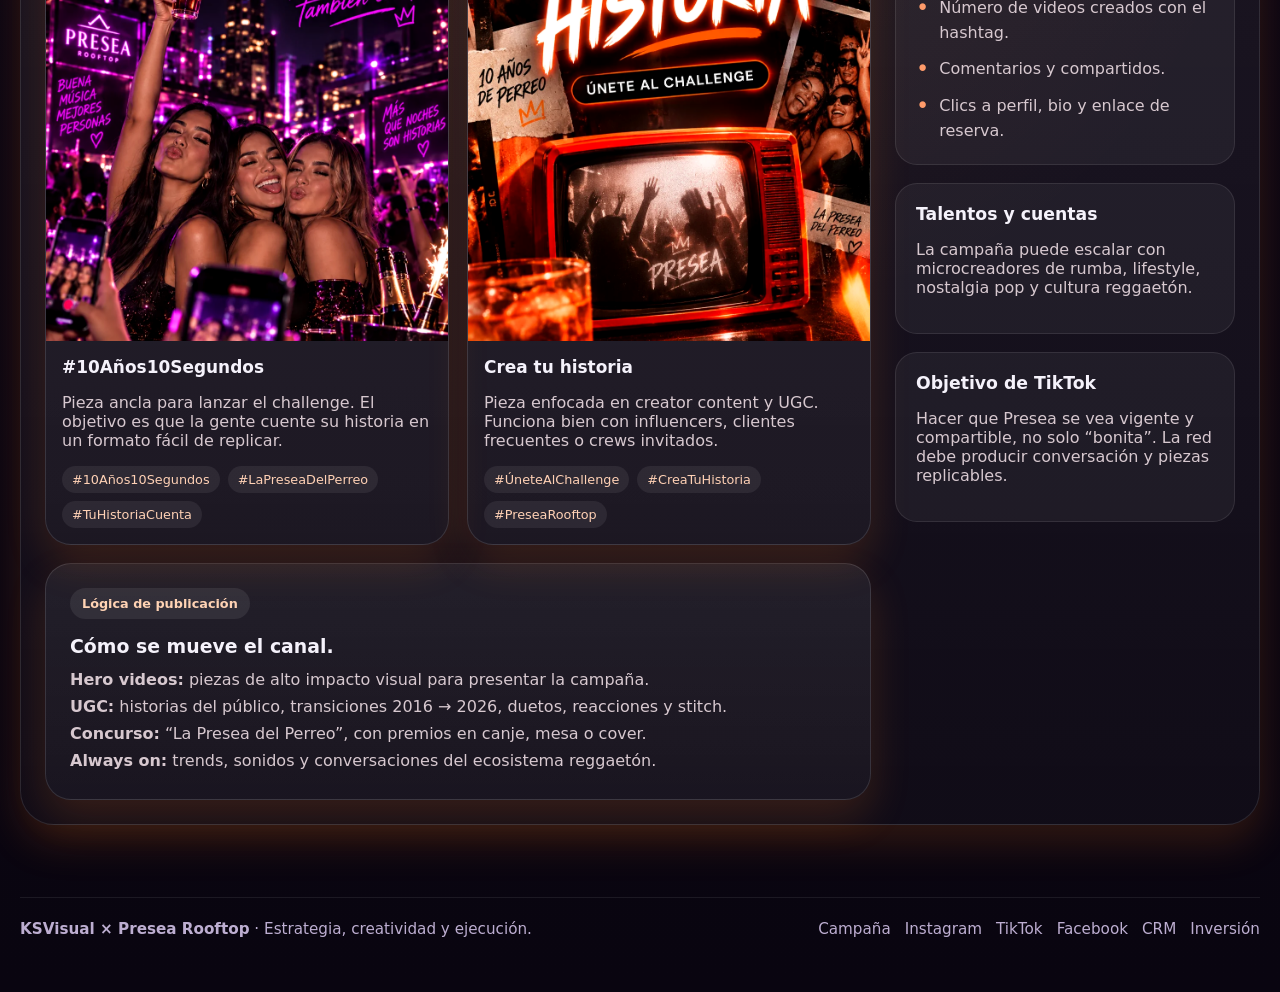
<file: tiktok.html>
<!doctype html><html lang="es"><head><meta charset="utf-8"><meta name="viewport" content="width=device-width, initial-scale=1"><title>TikTok | KSVisual × Presea</title><meta name="description" content="Propuesta digital KSVisual x Presea Rooftop"><link rel="icon" href="assets/img/ks-logo.png"><link rel="stylesheet" href="assets/css/styles.css"></head><body><nav class="nav"><div class="wrap nav-inner"><a class="brand" href="index.html"><img src="assets/img/ks-logo.png" alt="KSVisual"><span>KSVisual × Presea<small>Propuesta de campaña</small></span></a><button class="menu-btn">☰</button><div class="nav-links"><a href="index.html#propuesta">Presentación</a><a href="campana.html">Campaña</a><a href="instagram.html">Instagram</a><a href="tiktok.html">TikTok</a><a href="facebook.html">Facebook</a><a href="crm.html">CRM</a><a href="inversion.html">Precios</a><a href="index.html#ksvisual">Por qué KSVisual</a></div></div></nav>
<main>
  <section class="page-hero"><div class="wrap"><span class="eyebrow">TikTok</span><h1>El motor de alcance:<br><span class="gradient-text">challenge, nostalgia y creador.</span></h1><p>Si Instagram construye deseo, TikTok amplifica conversación. El contenido aquí tiene más ritmo, menos pose y más capacidad de volverse tendencia.</p></div></section>
  <section class="section-tight social-hero"><div class="wrap reveal"><div class="mock-browser panel"><img src="assets/img/social/tiktok-hero-crafted.webp" alt="El challenge y el alcance primero"><div class="mock-caption"><div><strong>El challenge y el alcance primero</strong><span>Videos pensados para jugar con tendencia, creator content y participación.</span></div><span class="chip">Vista general</span></div></div></div></section><section class="section-tight"><div class="wrap social-shell">
    <div class="social-topbar"><strong>TikTok</strong><div class="search">🔎 Buscar videos, usuarios o sonidos</div><div class="social-actions"><div class="dot-btn">＋</div><div class="dot-btn">🔔</div><div class="dot-btn">☰</div></div></div>
    <div class="profile-header">
      <div class="profile-avatar"><img src="assets/img/social/official-logo.png" alt="Presea TikTok"></div>
      <div class="profile-meta"><h2>@presearooftop</h2><div class="meta-row"><span><strong>1.2M</strong> seguidores</span><span><strong>52.6M</strong> me gusta</span><span><strong>428</strong> seguidos</span></div><p class="muted" style="margin:.7rem 0 0">10 años de buena música, mejores historias. La Presea del Perreo. Música · gente · buenas historias.</p></div>
      <div class="profile-actions"><a class="btn purple" href="#">Seguir</a><a class="btn" href="#">Compartir</a></div>
    </div>
    <div class="feed-layout">
      <div>
        <div class="video-stack">
          <article class="video-card"><img src="assets/img/social/tt-10segundos.webp" alt="10 años 10 segundos"><div class="video-info"><h3>#10Años10Segundos</h3><p>Pieza ancla para lanzar el challenge. El objetivo es que la gente cuente su historia en un formato fácil de replicar.</p><div class="hashtags"><span>#10Años10Segundos</span><span>#LaPreseaDelPerreo</span><span>#TuHistoriaCuenta</span></div></div></article>
          <article class="video-card"><img src="assets/img/social/tiktok-crea-tu-historia.webp" alt="Crea tu historia"><div class="video-info"><h3>Crea tu historia</h3><p>Pieza enfocada en creator content y UGC. Funciona bien con influencers, clientes frecuentes o crews invitados.</p><div class="hashtags"><span>#ÚneteAlChallenge</span><span>#CreaTuHistoria</span><span>#PreseaRooftop</span></div></div></article>
        </div>
        <div class="card" style="margin-top:18px"><span class="tag">Lógica de publicación</span><h3>Cómo se mueve el canal.</h3><p><strong>Hero videos:</strong> piezas de alto impacto visual para presentar la campaña.</p><p><strong>UGC:</strong> historias del público, transiciones 2016 → 2026, duetos, reacciones y stitch.</p><p><strong>Concurso:</strong> “La Presea del Perreo”, con premios en canje, mesa o cover.</p><p><strong>Always on:</strong> trends, sonidos y conversaciones del ecosistema reggaetón.</p></div>
      </div>
      <aside class="side-stack">
        <div class="side-card"><h3>KPIs sugeridos</h3><ul class="bullet-list"><li>Videos vistos completos.</li><li>Número de videos creados con el hashtag.</li><li>Comentarios y compartidos.</li><li>Clics a perfil, bio y enlace de reserva.</li></ul></div>
        <div class="side-card"><h3>Talentos y cuentas</h3><p class="side-note">La campaña puede escalar con microcreadores de rumba, lifestyle, nostalgia pop y cultura reggaetón.</p></div>
        <div class="side-card"><h3>Objetivo de TikTok</h3><p class="side-note">Hacer que Presea se vea vigente y compartible, no solo “bonita”. La red debe producir conversación y piezas replicables.</p></div>
      </aside>
    </div>
  </div></section>
</main>
<footer class="footer"><div class="wrap footer-inner clean-footer"><span><strong>KSVisual × Presea Rooftop</strong> · Estrategia, creatividad y ejecución.</span><div style="display:flex;gap:14px;flex-wrap:wrap"><a href="campana.html">Campaña</a><a href="instagram.html">Instagram</a><a href="tiktok.html">TikTok</a><a href="facebook.html">Facebook</a><a href="crm.html">CRM</a><a href="inversion.html">Inversión</a></div></div></footer><script src="assets/js/app.js"></script></body></html>
</file>
<file: assets/css/styles.css>
:root {
  --bg: #090510;
  --bg-soft: #12091f;
  --card: rgba(255,255,255,.06);
  --card-2: rgba(255,255,255,.04);
  --stroke: rgba(255,255,255,.12);
  --text: #f5f2fb;
  --muted: #d7c8cf;
  --orange: #FF5300;
  --amber: #ff9a3d;
  --pink: #ff67c8;
  --purple: #7a3cff;
  --glow: 0 18px 40px rgba(255, 122, 24, .16);
  --radius: 26px;
  --radius-sm: 18px;
  --wrap: 1240px;
}
*{box-sizing:border-box}
html{scroll-behavior:smooth}
body{
  margin:0;
  font-family: Inter, ui-sans-serif, system-ui, -apple-system, Segoe UI, Roboto, Arial, sans-serif;
  color:var(--text);
  background:
    radial-gradient(circle at 10% 10%, rgba(255,83,0,.18), transparent 30%),
    radial-gradient(circle at 85% 15%, rgba(122,60,255,.14), transparent 26%),
    radial-gradient(circle at 60% 55%, rgba(255,154,61,.06), transparent 30%),
    linear-gradient(180deg, #090510 0%, #0c0614 42%, #090510 100%);
  min-height:100vh;
}
a{color:inherit;text-decoration:none}
img{max-width:100%;display:block}
.wrap{width:min(var(--wrap), calc(100% - 32px)); margin:0 auto}
main{padding-top:96px}
.nav{
  position:fixed; inset:0 0 auto 0; z-index:40;
  background:rgba(12,5,16,.78);
  backdrop-filter: blur(20px);
  border-bottom:1px solid rgba(255,255,255,.08);
}
.nav-inner{display:flex;align-items:center;justify-content:space-between;gap:20px;padding:14px 0}
.brand{display:flex;align-items:center;gap:14px;font-weight:700;letter-spacing:.2px}
.brand img{width:46px;height:46px;border-radius:14px;object-fit:cover;background:#fff}
.brand span{display:flex;flex-direction:column;line-height:1.05}
.brand small{color:var(--muted);font-size:.78rem;font-weight:500;margin-top:4px}
.nav-links{display:flex;align-items:center;gap:8px;flex-wrap:wrap}
.nav-links a{
  color:var(--muted);
  padding:10px 14px;
  border-radius:999px;
  transition:.2s ease;
  font-size:.95rem;
}
.nav-links a:hover,.nav-links a.active{background:rgba(255,255,255,.08);color:#fff}
.nav-cta{background:linear-gradient(135deg,var(--orange),var(--pink) 45%, var(--purple))!important;color:#fff!important;font-weight:700;box-shadow:var(--glow)}
.menu-btn{display:none;background:transparent;border:1px solid rgba(255,255,255,.15);color:#fff;border-radius:14px;padding:10px 12px}
.hero{padding:68px 0 28px}
.hero-grid{display:grid;grid-template-columns:1.02fr .98fr;gap:32px;align-items:center}
.eyebrow,.kicker{display:inline-flex;align-items:center;gap:8px;color:#ffd1b0;font-weight:800;letter-spacing:.14em;text-transform:uppercase;font-size:.74rem}
.eyebrow::before,.kicker::before{content:"";width:10px;height:10px;border-radius:99px;background:linear-gradient(135deg,var(--orange),var(--pink) 45%, var(--purple));box-shadow:0 0 24px rgba(255,122,24,.45)}
.hero h1,.page-hero h1{font-size:clamp(2.5rem,5.4vw,5rem);line-height:.96;margin:18px 0 18px;letter-spacing:-.04em}
.gradient-text{background:linear-gradient(120deg,#fff 18%,#ffd7b7 38%,#ff95d9 56%,#9c83ff 82%);-webkit-background-clip:text;background-clip:text;color:transparent}
.hero p,.page-hero p,.muted{color:var(--muted);line-height:1.7;font-size:1.02rem}
.actions{display:flex;gap:14px;flex-wrap:wrap;margin-top:26px}
.btn{
  display:inline-flex;align-items:center;justify-content:center;gap:10px;
  border:1px solid rgba(255,255,255,.14); color:#fff;
  background:rgba(255,255,255,.04);
  padding:14px 20px;border-radius:999px;font-weight:700;transition:.2s ease;
}
.btn:hover{transform:translateY(-2px);border-color:rgba(255,255,255,.26)}
.btn.purple{background:linear-gradient(135deg,var(--orange),var(--pink) 45%, var(--purple));border:none;box-shadow:var(--glow)}
.panel,.card,.mock-shell,.highlight, .stat, .post-card, .video-card, .crm-step, .metric{
  background:linear-gradient(180deg, rgba(255,255,255,.07), rgba(255,255,255,.04));
  border:1px solid var(--stroke);
  border-radius:var(--radius);
  box-shadow:var(--glow);
}
.hero-media{overflow:hidden;position:relative}
.hero-media img{width:100%;height:100%;object-fit:cover;min-height:420px}
.hero-media::after{content:"";position:absolute;inset:auto 0 0 0;height:45%;background:linear-gradient(180deg, transparent, rgba(9,5,16,.9));pointer-events:none}
.caption-float{position:absolute;left:22px;bottom:20px;right:22px;display:flex;justify-content:space-between;align-items:flex-end;gap:16px;z-index:2}
.caption-float strong{font-size:1.08rem}
.caption-float span{color:#dacfea;font-size:.92rem}
.section{padding:40px 0}
.section-tight{padding:22px 0 40px}
.page-hero{padding:46px 0 10px}
.section-head{display:flex;justify-content:space-between;align-items:end;gap:22px;margin-bottom:24px}
.section-head h2{font-size:clamp(1.6rem,3vw,2.7rem);margin:10px 0 0;letter-spacing:-.03em}
.grid{display:grid;gap:20px}
.grid-2{grid-template-columns:repeat(2,1fr)}
.grid-3{grid-template-columns:repeat(3,1fr)}
.grid-4{grid-template-columns:repeat(4,1fr)}
.card{padding:24px}
.tag,.chip{display:inline-flex;align-items:center;gap:8px;padding:8px 12px;border-radius:999px;font-size:.8rem;font-weight:700;background:rgba(255,255,255,.08);color:#ffd3b4}
.card h3{margin:16px 0 10px;font-size:1.18rem}
.card p{margin:0;color:var(--muted);line-height:1.68}
.mini-stats{display:grid;grid-template-columns:repeat(3,1fr);gap:12px;margin-top:22px}
.stat{padding:18px}
.stat strong{display:block;font-size:1.5rem;margin-bottom:6px}
.stat span{color:var(--muted);font-size:.92rem}
.social-shell{padding:24px;border-radius:34px;background:linear-gradient(180deg,rgba(255,255,255,.07),rgba(255,255,255,.03));border:1px solid rgba(255,255,255,.11);box-shadow:var(--glow)}
.social-topbar{display:flex;justify-content:space-between;align-items:center;gap:18px;padding-bottom:18px;border-bottom:1px solid rgba(255,255,255,.08)}
.search{flex:1;min-width:200px;display:flex;align-items:center;gap:10px;padding:12px 16px;border-radius:999px;background:rgba(255,255,255,.06);color:var(--muted)}
.social-actions{display:flex;gap:10px;align-items:center}
.dot-btn{width:42px;height:42px;border-radius:50%;display:grid;place-items:center;background:rgba(255,255,255,.07);border:1px solid rgba(255,255,255,.08)}
.profile-header{display:grid;grid-template-columns:auto 1fr auto;gap:18px;align-items:center;padding:22px 0}
.profile-avatar{width:86px;height:86px;border-radius:50%;padding:3px;background:linear-gradient(135deg,var(--orange),var(--pink) 45%, var(--purple))}
.profile-avatar img{width:100%;height:100%;object-fit:cover;border-radius:50%;background:#fff}
.profile-meta h2{margin:0 0 8px;font-size:1.45rem}
.meta-row{display:flex;gap:20px;flex-wrap:wrap;color:var(--muted);font-size:.95rem}
.meta-row strong{color:#fff}
.profile-actions{display:flex;gap:10px;flex-wrap:wrap}
.tabs{display:flex;gap:12px;flex-wrap:wrap;padding:8px 0 0}
.tab{padding:10px 16px;border-radius:999px;background:rgba(255,255,255,.06);color:var(--muted);font-weight:600}
.tab.active{background:rgba(255,255,255,.12);color:#fff}
.feed-layout{display:grid;grid-template-columns:1fr 340px;gap:24px;margin-top:24px}
.feed-grid{display:grid;grid-template-columns:repeat(3,1fr);gap:18px}
.post-card{overflow:hidden;border-radius:22px}
.post-card img{aspect-ratio:1/1;object-fit:cover;width:100%}
.post-body{padding:16px 16px 18px}
.post-top{display:flex;justify-content:space-between;gap:12px;align-items:center;margin-bottom:10px}
.post-top strong{font-size:1rem}
.post-top small,.post-meta small,.side-note,.list-note, .post-body p, .video-info p, .crm-step p, .timeline p, .fb-caption, .metric p{color:var(--muted)}
.post-body p{margin:0 0 12px;line-height:1.62;font-size:.94rem}
.hashtags{display:flex;flex-wrap:wrap;gap:8px}
.hashtags span{padding:6px 10px;border-radius:999px;background:rgba(255,255,255,.07);font-size:.8rem;color:#ffd1b5}
.side-stack{display:grid;gap:18px;align-content:start}
.side-card{padding:20px;border-radius:22px;background:rgba(255,255,255,.05);border:1px solid rgba(255,255,255,.09)}
.side-card h3{margin:0 0 12px;font-size:1.08rem}
.bullet-list{display:grid;gap:12px;margin:0;padding:0;list-style:none}
.bullet-list li{display:flex;gap:10px;color:var(--muted);line-height:1.55}
.bullet-list li::before{content:"•";color:#ff9b6a;font-size:1.4rem;line-height:1}
.story-stack,.video-stack{display:grid;grid-template-columns:repeat(2,1fr);gap:18px}
.story-card,.video-card{overflow:hidden}
.story-card img,.video-card img{width:100%;object-fit:cover}
.story-card img{aspect-ratio:9/16}
.video-card img{aspect-ratio:9/16}
.story-body,.video-info{padding:16px}
.story-body h3,.video-info h3{margin:0 0 8px;font-size:1.06rem}
.crm-grid{display:grid;grid-template-columns:1.15fr .85fr;gap:24px}
.crm-funnel{display:grid;gap:16px}
.crm-step{padding:22px}
.crm-step strong{display:block;margin-bottom:8px;font-size:1.08rem}
.crm-step span{display:inline-flex;padding:6px 10px;border-radius:999px;background:rgba(255,255,255,.08);font-size:.78rem;color:#ffd0ef;margin-bottom:10px}
.metrics-grid{display:grid;grid-template-columns:repeat(2,1fr);gap:16px}
.metric{padding:20px}
.metric strong{display:block;font-size:1.22rem;margin-bottom:10px}
.metric p{margin:0;line-height:1.6}
.timeline{padding:24px}
.timeline-list{display:grid;gap:14px;margin-top:16px}
.timeline-item{display:grid;grid-template-columns:58px 1fr;gap:14px;align-items:start}
.time-badge{padding:10px 0;border-radius:16px;text-align:center;background:rgba(255,255,255,.07);font-weight:800;color:#ffccf0}
.mock-browser{overflow:hidden}
.mock-browser img{width:100%;aspect-ratio:16/9;object-fit:cover}
.mock-caption{display:flex;justify-content:space-between;gap:12px;padding:16px 18px;border-top:1px solid rgba(255,255,255,.08)}
.mock-caption strong{display:block}
.mock-caption span{color:var(--muted);font-size:.94rem}
.cta-block{padding:28px;text-align:center}
.cta-block h2{margin:0 0 12px;font-size:clamp(1.7rem,3vw,3rem);letter-spacing:-.03em}
.footer{padding:32px 0 54px;color:#c7b8da}
.footer-inner{display:flex;justify-content:space-between;gap:16px;align-items:center;flex-wrap:wrap;border-top:1px solid rgba(255,255,255,.08);padding-top:22px}
.reveal{opacity:1;transform:none}
.badge-row{display:flex;gap:10px;flex-wrap:wrap;margin-top:14px}
.split{display:grid;grid-template-columns:1.05fr .95fr;gap:26px;align-items:center}
.mock-phone{padding:18px;border-radius:32px;background:linear-gradient(180deg,#241033,#0e0818);border:1px solid rgba(255,255,255,.08);box-shadow:var(--glow)}
.phone-screen{border-radius:28px;overflow:hidden;border:1px solid rgba(255,255,255,.08);background:#100816}
.phone-screen img{width:100%;display:block}
.deploy-box{padding:24px}
.code-list{display:grid;gap:12px;padding:0;list-style:none;margin:14px 0 0}
.code-list li{padding:12px 14px;border-radius:16px;background:rgba(255,255,255,.06);font-family:ui-monospace,SFMono-Regular,Menlo,monospace;color:#ffd4ef;font-size:.9rem;overflow:auto}
.note{font-size:.92rem;color:#e8dcf6;background:rgba(255,255,255,.05);padding:14px 16px;border-radius:16px;border:1px solid rgba(255,255,255,.08)}
@media (max-width: 1100px){
  .hero-grid,.split,.crm-grid,.feed-layout,.grid-4,.grid-3,.grid-2{grid-template-columns:1fr 1fr}
  .feed-grid{grid-template-columns:repeat(2,1fr)}
}
@media (max-width: 860px){
  .menu-btn{display:block}
  .nav-links{display:none;position:absolute;left:16px;right:16px;top:74px;padding:16px;background:rgba(15,9,24,.98);border:1px solid rgba(255,255,255,.08);border-radius:22px;box-shadow:var(--glow)}
  .nav-links.open{display:grid}
  .hero-grid,.split,.crm-grid,.feed-layout,.grid-4,.grid-3,.grid-2,.story-stack,.video-stack{grid-template-columns:1fr}
  .feed-grid{grid-template-columns:1fr}
  .profile-header{grid-template-columns:1fr;justify-items:start}
  .social-topbar{flex-wrap:wrap}
  .search{order:3;width:100%}
  .mock-caption{flex-direction:column}
  main{padding-top:86px}
  .hero{padding-top:36px}
}


.hero-carousel{position:relative;overflow:hidden;border-radius:var(--radius)}
.carousel-track{display:flex;transition:transform .55s ease}
.carousel-slide{min-width:100%;position:relative}
.carousel-slide img{width:100%;height:100%;min-height:460px;object-fit:cover;display:block}
.carousel-overlay{position:absolute;inset:auto 0 0 0;padding:24px;background:linear-gradient(180deg,transparent,rgba(9,5,16,.92));display:flex;justify-content:space-between;align-items:end;gap:18px}
.carousel-overlay strong{display:block;font-size:1.18rem}
.carousel-overlay span{color:var(--muted)}
.carousel-nav{position:absolute;top:16px;right:16px;display:flex;gap:10px;z-index:2}
.carousel-btn{width:44px;height:44px;border-radius:50%;border:1px solid rgba(255,255,255,.16);background:rgba(10,6,16,.55);color:#fff;cursor:pointer}
.carousel-dots{display:flex;gap:10px;justify-content:center;margin-top:16px}
.carousel-dots button{width:10px;height:10px;border:none;border-radius:999px;background:rgba(255,255,255,.25);cursor:pointer}
.carousel-dots button.active{width:28px;background:linear-gradient(90deg,var(--pink),var(--purple))}
.banner-showcase{display:grid;grid-template-columns:1fr 1fr;gap:20px}
.banner-showcase .mock-browser img{aspect-ratio:16/9}
.challenge-grid{display:grid;grid-template-columns:.92fr 1.08fr;gap:24px;align-items:center}
.challenge-steps{display:grid;grid-template-columns:repeat(2,1fr);gap:16px;margin-top:18px}
.challenge-step{padding:18px;border-radius:20px;background:rgba(255,255,255,.05);border:1px solid rgba(255,255,255,.08)}
.challenge-step strong{display:block;margin-bottom:8px}
.challenge-step span{display:inline-flex;align-items:center;justify-content:center;width:34px;height:34px;border-radius:50%;background:linear-gradient(135deg,var(--orange),var(--pink) 45%, var(--purple));font-weight:800;margin-bottom:10px}
.big-visual{overflow:hidden}
.big-visual img{width:100%;height:100%;object-fit:cover}
.big-visual.square img{aspect-ratio:1/1}
.big-visual.tall img{aspect-ratio:9/16}
.big-visual.wide img{aspect-ratio:16/9}
.funnel-line{display:grid;gap:12px;margin-top:18px}
.funnel-box{padding:18px 20px;border-radius:18px;background:rgba(255,255,255,.05);border:1px solid rgba(255,255,255,.09);position:relative}
.funnel-box::after{content:'↓';position:absolute;left:50%;transform:translateX(-50%);bottom:-16px;color:#ff94e2;font-size:1.3rem}
.funnel-box:last-child::after{display:none}
.persona-card{padding:24px}
.persona-grid{display:grid;grid-template-columns:repeat(2,1fr);gap:14px;margin-top:16px}
.persona-chip{padding:14px;border-radius:16px;background:rgba(255,255,255,.06);border:1px solid rgba(255,255,255,.07)}
.persona-chip strong{display:block;font-size:.84rem;color:#ffd2f0;margin-bottom:6px}
.social-hero{margin-bottom:22px}
.social-hero .mock-browser img{aspect-ratio:16/9}
.reveal{opacity:0;transform:translateY(18px);transition:opacity .55s ease, transform .55s ease}
.reveal.show{opacity:1;transform:none}
.count-num{display:inline-block}
.clean-footer{color:#bdaed1;text-align:center;font-size:.95rem}
@media (max-width: 960px){.banner-showcase,.challenge-grid,.persona-grid{grid-template-columns:1fr}.challenge-steps{grid-template-columns:1fr 1fr}}
@media (max-width: 700px){.challenge-steps{grid-template-columns:1fr}.carousel-slide img{min-height:320px}}


/* Sales-story additions */
.pitch-hero{padding:64px 0 36px}
.pitch-hero-grid{display:grid;grid-template-columns:.76fr 1.24fr;gap:34px;align-items:center}
.pitch-label{display:inline-flex;padding:8px 13px;border-radius:999px;background:rgba(255,255,255,.07);border:1px solid rgba(255,255,255,.1);color:#ffd0ee;font-size:.8rem;font-weight:800;letter-spacing:.08em;text-transform:uppercase}
.pitch-hero h1{font-size:clamp(1.8rem,3.35vw,3.25rem);line-height:.98;letter-spacing:-.035em;margin:16px 0}
.pitch-hero .lead{font-size:1.12rem;line-height:1.75;color:#d6c9e6;max-width:720px}
.pitch-hero .lead strong{color:#fff}
.brief-response{display:grid;gap:14px}
.brief-row{display:grid;grid-template-columns:.9fr 60px 1.1fr;gap:14px;align-items:stretch}
.brief-side{padding:20px;border-radius:20px;background:rgba(255,255,255,.045);border:1px solid rgba(255,255,255,.08)}
.brief-side small{display:block;color:#bfaed2;font-weight:800;text-transform:uppercase;letter-spacing:.1em;margin-bottom:8px}
.brief-side strong{font-size:1.02rem;line-height:1.45}
.brief-arrow{display:grid;place-items:center;color:#ff85de;font-size:1.5rem}
.promise-grid{display:grid;grid-template-columns:repeat(3,1fr);gap:18px}
.promise-card{padding:24px;border-radius:24px;background:linear-gradient(180deg,rgba(255,255,255,.07),rgba(255,255,255,.035));border:1px solid rgba(255,255,255,.09);min-height:220px}
.promise-icon{width:46px;height:46px;border-radius:15px;display:grid;place-items:center;background:linear-gradient(135deg,rgba(255,50,200,.18),rgba(143,57,255,.2));font-size:1.3rem;margin-bottom:18px}
.promise-card h3{margin:0 0 10px;font-size:1.15rem}
.promise-card p{margin:0;color:var(--muted);line-height:1.65}
.promise-card .tiny{display:block;color:#ffbce8;margin-top:14px;font-weight:700;font-size:.83rem}
.campaign-stack{display:grid;grid-template-columns:1fr 1fr;gap:22px}
.campaign-card{position:relative;overflow:hidden;min-height:440px;border-radius:28px;border:1px solid rgba(255,255,255,.09);background:#100915}
.campaign-card img{position:absolute;inset:0;width:100%;height:100%;object-fit:cover;opacity:.82}
.campaign-card::after{content:"";position:absolute;inset:0;background:linear-gradient(180deg,rgba(8,4,13,.04),rgba(8,4,13,.3) 45%,rgba(8,4,13,.96))}
.campaign-copy{position:absolute;z-index:2;left:24px;right:24px;bottom:22px}
.campaign-copy .num{font-size:.78rem;font-weight:800;color:#ffb3e4;letter-spacing:.13em;text-transform:uppercase}
.campaign-copy h3{font-size:1.7rem;margin:8px 0 8px}
.campaign-copy p{margin:0;color:#d8cbe7;line-height:1.55}
.full-banner{position:relative;overflow:hidden;border-radius:30px;border:1px solid rgba(255,255,255,.09);min-height:500px;background:#0d0713}
.full-banner img{width:100%;height:100%;min-height:500px;object-fit:cover}
.full-banner-shade{position:absolute;inset:0;background:linear-gradient(90deg,rgba(8,4,12,.9),rgba(8,4,12,.26) 58%,rgba(8,4,12,.1))}
.full-banner-copy{position:absolute;left:40px;top:50%;transform:translateY(-50%);z-index:2;max-width:580px}
.full-banner-copy h2{font-size:clamp(2.2rem,4.3vw,4.6rem);line-height:.98;margin:12px 0}
.full-banner-copy p{color:#e3d7ef;line-height:1.7}
.scope-grid{display:grid;grid-template-columns:repeat(4,1fr);gap:16px}
.scope-card{padding:22px;border-radius:22px;background:rgba(255,255,255,.045);border:1px solid rgba(255,255,255,.08)}
.scope-card strong{display:block;font-size:1.55rem;margin-bottom:8px}
.scope-card span{color:#ffbce9;font-weight:800;font-size:.82rem;text-transform:uppercase;letter-spacing:.08em}
.scope-card p{color:var(--muted);line-height:1.55;margin:10px 0 0;font-size:.92rem}
.channel-role{display:grid;grid-template-columns:repeat(3,1fr);gap:18px}
.channel-card{padding:24px;border-radius:24px;border:1px solid rgba(255,255,255,.09);background:rgba(255,255,255,.045)}
.channel-card h3{font-size:1.45rem;margin:10px 0}
.channel-card p{color:var(--muted);line-height:1.6}
.channel-card .role{display:inline-flex;padding:6px 9px;border-radius:999px;background:rgba(255,255,255,.08);color:#ffd1ef;font-size:.8rem;font-weight:800}
.month-plan{display:grid;grid-template-columns:repeat(4,1fr);gap:14px}
.week{padding:22px;border-radius:22px;background:rgba(255,255,255,.045);border:1px solid rgba(255,255,255,.08)}
.week .wk{display:inline-flex;padding:7px 10px;border-radius:999px;background:linear-gradient(135deg,var(--orange),var(--pink) 45%, var(--purple));font-weight:800;font-size:.78rem;margin-bottom:14px}
.week h3{margin:0 0 10px}
.week p{margin:0;color:var(--muted);line-height:1.55}
.why-grid{display:grid;grid-template-columns:.95fr 1.05fr;gap:26px;align-items:start}
.why-points{display:grid;gap:14px}
.why-point{padding:20px;border-radius:20px;background:rgba(255,255,255,.045);border:1px solid rgba(255,255,255,.08)}
.why-point strong{display:block;margin-bottom:8px}
.why-point p{margin:0;color:var(--muted);line-height:1.6}
.team-grid{display:grid;grid-template-columns:repeat(5,1fr);gap:14px}
.team-card{overflow:hidden;border-radius:20px;background:rgba(255,255,255,.045);border:1px solid rgba(255,255,255,.08)}
.team-card img{width:100%;aspect-ratio:1/1;object-fit:cover}
.team-card div{padding:14px}
.team-card strong{display:block}
.team-card span{color:var(--muted);font-size:.85rem}
.brands-panel{padding:22px}
.brands-panel img{width:100%;border-radius:18px}
.conclusion-card{padding:36px;border-radius:30px;background:radial-gradient(circle at 20% 20%,rgba(255,50,200,.2),transparent 35%),linear-gradient(145deg,rgba(255,255,255,.07),rgba(255,255,255,.03));border:1px solid rgba(255,255,255,.1);text-align:center}
.conclusion-card h2{font-size:clamp(2rem,4vw,4rem);line-height:1;margin:12px auto;max-width:880px}
.conclusion-card p{max-width:760px;margin:0 auto;color:var(--muted);line-height:1.7}
@media(max-width:1000px){.pitch-hero-grid,.why-grid{grid-template-columns:1fr}.promise-grid,.channel-role{grid-template-columns:1fr 1fr}.scope-grid,.month-plan{grid-template-columns:1fr 1fr}.team-grid{grid-template-columns:repeat(3,1fr)}}
@media(max-width:700px){.brief-row{grid-template-columns:1fr}.brief-arrow{transform:rotate(90deg)}.promise-grid,.campaign-stack,.channel-role,.scope-grid,.month-plan,.team-grid{grid-template-columns:1fr}.full-banner-copy{left:22px;right:22px}.full-banner-shade{background:linear-gradient(180deg,rgba(8,4,12,.18),rgba(8,4,12,.9))}.full-banner-copy{top:auto;bottom:28px;transform:none}}

.campaign-card img,.mock-browser img,.post-card img,.team-card img{transition:transform .55s ease, filter .35s ease}
.campaign-card:hover img,.mock-browser:hover img,.post-card:hover img{transform:scale(1.035);filter:saturate(1.08)}
.promise-card,.channel-card,.scope-card,.week,.why-point{transition:transform .25s ease,border-color .25s ease,background .25s ease}
.promise-card:hover,.channel-card:hover,.scope-card:hover,.week:hover,.why-point:hover{transform:translateY(-5px);border-color:rgba(255,90,205,.28);background:rgba(255,255,255,.065)}
.scroll-progress{position:fixed;left:0;top:0;height:3px;background:linear-gradient(90deg,var(--pink),var(--purple));width:0;z-index:100;box-shadow:0 0 16px rgba(255,50,200,.6)}
.back-top{position:fixed;right:20px;bottom:20px;width:46px;height:46px;border-radius:50%;border:1px solid rgba(255,255,255,.14);background:rgba(11,6,18,.82);color:#fff;display:grid;place-items:center;cursor:pointer;opacity:0;pointer-events:none;transition:.2s ease;z-index:60;backdrop-filter:blur(12px)}
.back-top.show{opacity:1;pointer-events:auto}

.mock-browser img, .big-visual img, .post-card img, .video-card img, .story-card img, .carousel-slide img{filter:saturate(1.04) contrast(1.03);}

.team-reference-card{overflow:hidden;padding:0;background:linear-gradient(180deg,rgba(255,122,24,.08),rgba(143,57,255,.06));}
.team-reference-card img{width:100%;height:auto;display:block;object-fit:contain;}

.video-stack .video-card img{aspect-ratio:4/5}
.video-stack{align-items:start}


/* --- ajustes v4 --- */
.pitch-hero-grid .hero-carousel{width:100%;justify-self:stretch}
@media(max-width:1000px){.pitch-hero-grid .hero-carousel{width:100%;justify-self:stretch}}
.carousel-slide img{min-height:460px}
.campaign-card{min-height:400px}
.challenge-grid{align-items:start}
.challenge-grid .big-visual img{aspect-ratio:4/5}
.video-stack .video-card img{aspect-ratio:1/1.08}
.pricing-grid{display:grid;grid-template-columns:repeat(3,1fr);gap:22px}
.pricing-card{padding:28px;border-radius:28px;border:1px solid rgba(255,255,255,.09);background:linear-gradient(180deg,rgba(255,255,255,.04),rgba(255,255,255,.02));box-shadow:0 18px 45px rgba(0,0,0,.24)}
.pricing-card.featured{border-color:rgba(255,83,0,.45);box-shadow:0 20px 52px rgba(255,83,0,.14)}
.pricing-card .price{font-size:clamp(1.8rem,3vw,3rem);font-weight:800;line-height:1;margin:.5rem 0 1rem}
.pricing-card p{color:var(--muted);line-height:1.7}
.price-note{margin-top:18px;color:var(--muted)}
@media(max-width:900px){.pricing-grid{grid-template-columns:1fr}}

.pitch-hero-grid .hero-carousel{width:min(100%,560px);justify-self:end}
@media(max-width:1000px){.pitch-hero-grid .hero-carousel{width:100%;justify-self:stretch}}
.carousel-slide img{min-height:500px}
@media(max-width:700px){.carousel-slide img{min-height:340px}}
</file>
